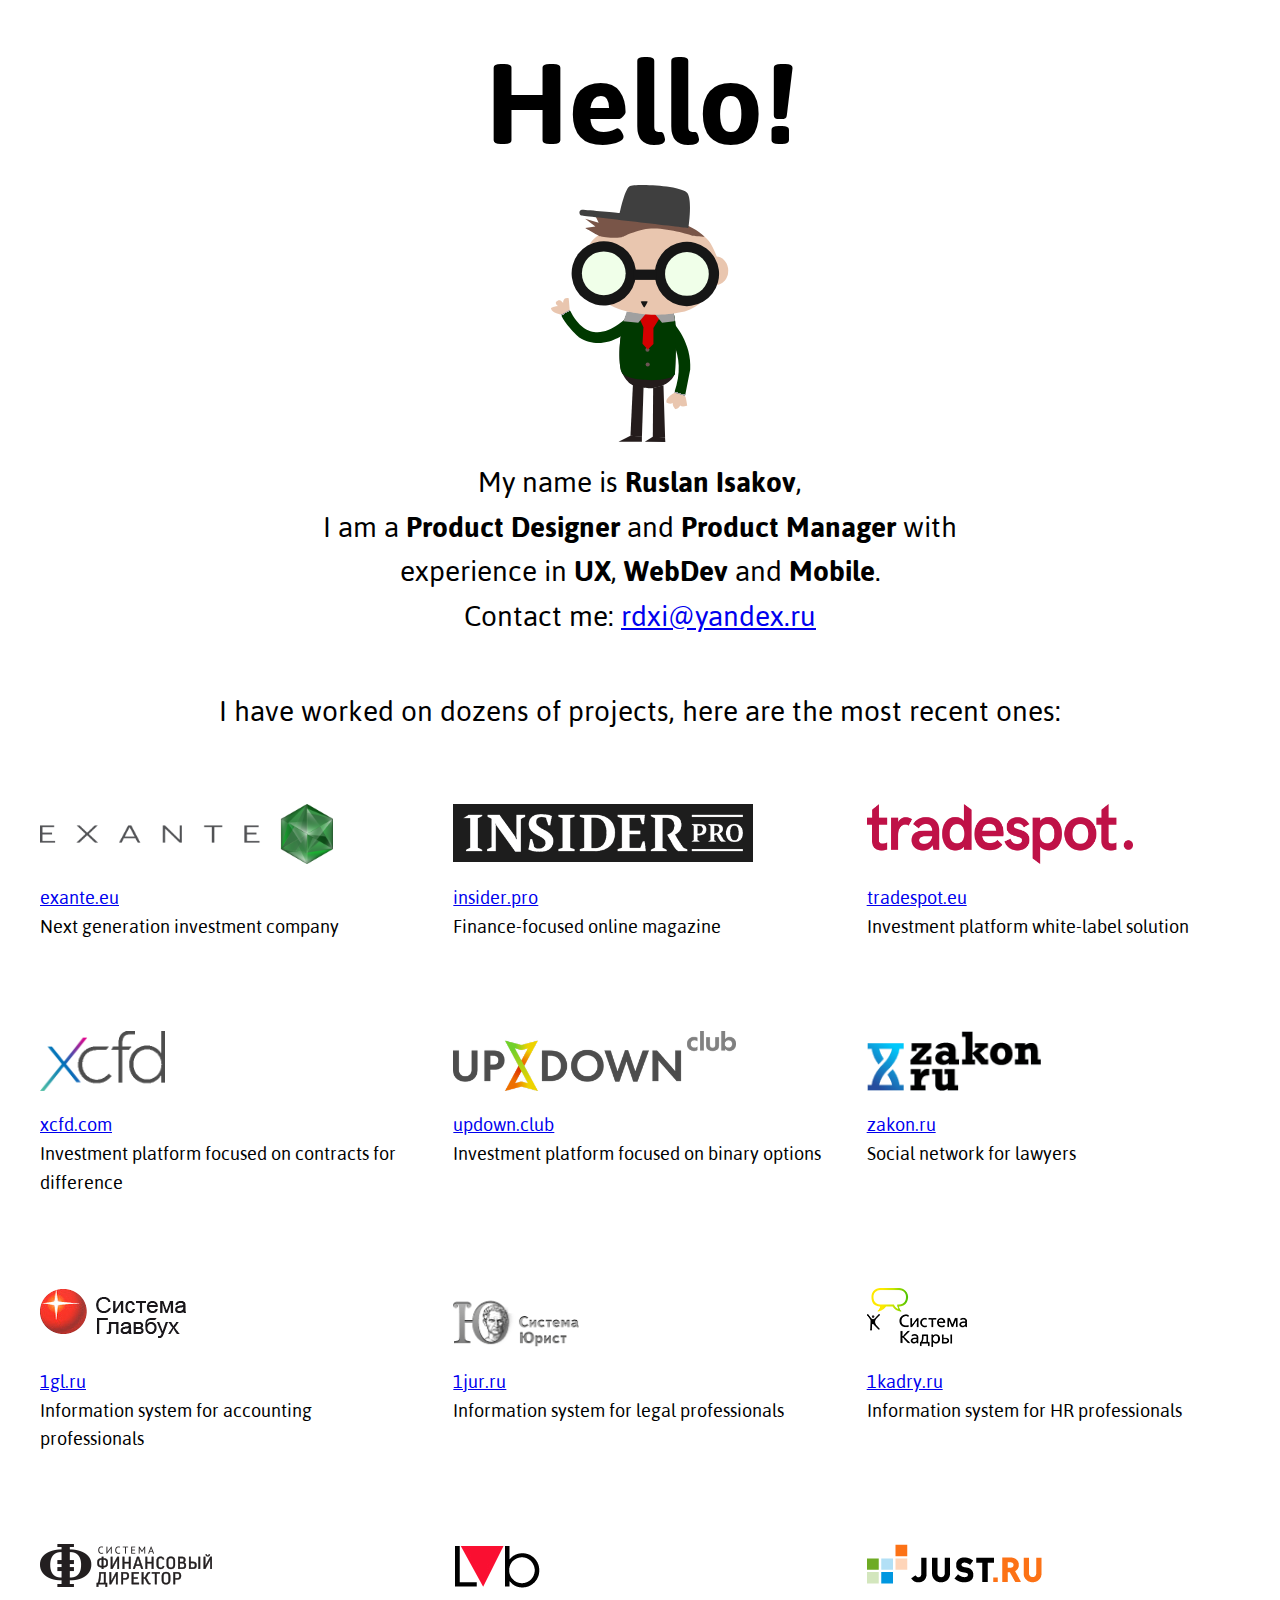
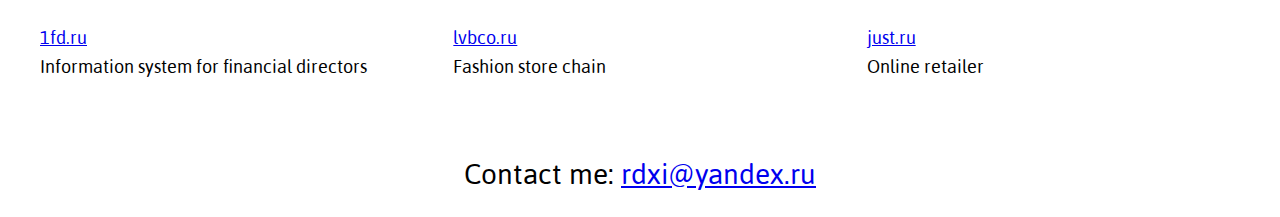
<file: index.html>
<!DOCTYPE html>
<html lang="en">
<head>
  <meta charset="UTF-8">
  <meta name="viewport" content="width=device-width, initial-scale=1">
  <title>Ruslan Isakov</title>
  <link rel="stylesheet" href="css/style.css">
</head>

<body>

  <div class="welcome">
    <div class="welcome-text">
      <div class="hello">Hello!</div>
      <div class="welcome-image">
        <svg
           xmlns:dc="http://purl.org/dc/elements/1.1/"
           xmlns:cc="http://creativecommons.org/ns#"
           xmlns:rdf="http://www.w3.org/1999/02/22-rdf-syntax-ns#"
           xmlns:svg="http://www.w3.org/2000/svg"
           xmlns="http://www.w3.org/2000/svg"
           xmlns:xlink="http://www.w3.org/1999/xlink"
           xmlns:sodipodi="http://sodipodi.sourceforge.net/DTD/sodipodi-0.dtd"
           xmlns:inkscape="http://www.inkscape.org/namespaces/inkscape"
           width="177.24898"
           height="257.00174"
           viewBox="0 0 46.897124 67.998378"
           version="1.1"
           id="svg10383"
           sodipodi:docname="char4-cut.svg"
           inkscape:version="0.92.1 r15371">
          <defs
             id="defs10377">
            <linearGradient
               inkscape:collect="always"
               xlink:href="#linearGradient4873"
               id="linearGradient4875"
               x1="93.923981"
               y1="87.93647"
               x2="86.341408"
               y2="73.90065"
               gradientUnits="userSpaceOnUse"
               gradientTransform="translate(-47.362239,116.68429)" />
            <linearGradient
               inkscape:collect="always"
               id="linearGradient4873">
              <stop
                 style="stop-color:#003900;stop-opacity:1"
                 offset="0"
                 id="stop4869" />
              <stop
                 id="stop4877"
                 offset="0.77014619"
                 style="stop-color:#003900;stop-opacity:1" />
              <stop
                 style="stop-color:#a0a0a0;stop-opacity:1"
                 offset="0.77014619"
                 id="stop4879" />
              <stop
                 id="stop4881"
                 offset="0.78888619"
                 style="stop-color:#a0a0a0;stop-opacity:1" />
              <stop
                 style="stop-color:#e9c6af;stop-opacity:1"
                 offset="0.79319435"
                 id="stop4883" />
              <stop
                 style="stop-color:#e9c6af;stop-opacity:1"
                 offset="1"
                 id="stop4871" />
            </linearGradient>
            <linearGradient
               gradientTransform="translate(-50.854824,124.12835)"
               inkscape:collect="always"
               xlink:href="#linearGradient4873"
               id="linearGradient5350"
               x1="117.0975"
               y1="80.218857"
               x2="111.94753"
               y2="97.49884"
               gradientUnits="userSpaceOnUse" />
          </defs>
          <sodipodi:namedview
             id="base"
             pagecolor="#ffffff"
             bordercolor="#666666"
             borderopacity="1.0"
             inkscape:pageopacity="0.0"
             inkscape:pageshadow="2"
             inkscape:zoom="1.979899"
             inkscape:cx="23.822304"
             inkscape:cy="105.98022"
             inkscape:document-units="px"
             inkscape:current-layer="layer1"
             showgrid="false"
             units="px"
             inkscape:window-width="1920"
             inkscape:window-height="1017"
             inkscape:window-x="-9"
             inkscape:window-y="-9"
             inkscape:window-maximized="1"
             fit-margin-top="0"
             fit-margin-left="0"
             fit-margin-right="0"
             fit-margin-bottom="0" />
          <metadata
             id="metadata10380">
            <rdf:RDF>
              <cc:Work
                 rdf:about="">
                <dc:format>image/svg+xml</dc:format>
                <dc:type
                   rdf:resource="http://purl.org/dc/dcmitype/StillImage" />
                <dc:title></dc:title>
              </cc:Work>
            </rdf:RDF>
          </metadata>
          <g
             inkscape:label="Layer 1"
             inkscape:groupmode="layer"
             id="layer1"
             transform="translate(-30.450535,-163.28907)">
            <path
               style="fill:#241c1c;stroke:none;stroke-width:0.26458332;stroke-linecap:butt;stroke-linejoin:miter;stroke-miterlimit:4;stroke-dasharray:none;stroke-opacity:1"
               d="m 50.613176,197.1759 c -2.511838,5.19691 -2.307678,13.85347 -1.472458,15.59072 0.710858,2.56566 13.252124,2.94492 14.118264,0.43308 0,0 0.77953,-13.68519 -0.43307,-16.0238 z"
               id="path4498"
               inkscape:connector-curvature="0"
               sodipodi:nodetypes="ccccc" />
            <path
               style="opacity:1;vector-effect:none;fill:url(#linearGradient5350);fill-opacity:1;stroke:none;stroke-width:0.26458332;stroke-linecap:butt;stroke-linejoin:miter;stroke-miterlimit:4;stroke-dasharray:none;stroke-dashoffset:0;stroke-opacity:1"
               d="m 60.140842,201.2035 c 0,0 6.8859,6.40952 2.90161,17.10649 0,0 -2.42523,1.25592 -2.03545,2.55515 0,0 0.90944,0.563 1.64567,0.12992 0,1.08269 0.73623,1.60238 0.73623,1.60238 0,0 0.99607,-0.12993 1.21261,-0.95277 0.64961,0.51969 1.90554,0 1.90554,0 0,0 -0.38977,-2.59845 -0.60631,-2.46853 l 1.38584,-7.05913 c 0.51969,-7.05913 -4.41737,-12.34266 -4.41737,-12.34266 -1.03938,-1.51576 -3.507905,-1.1693 -2.72837,1.42915 z"
               id="path4510"
               inkscape:connector-curvature="0"
               sodipodi:nodetypes="ccccccccccc" />
            <path
               style="opacity:1;vector-effect:none;fill:#241c1c;fill-opacity:1;stroke:none;stroke-width:0.26458332;stroke-linecap:butt;stroke-linejoin:miter;stroke-miterlimit:4;stroke-dasharray:none;stroke-dashoffset:0;stroke-opacity:1"
               d="m 49.096788,212.68 14.078044,0.64961 c 0,0 -0.73187,3.03153 -5.898137,3.76776 0,0 -4.391319,0.0433 -5.682879,-1.126 0,0 -1.42073,-0.90946 -2.497028,-3.29137 z"
               id="path4514"
               inkscape:connector-curvature="0"
               sodipodi:nodetypes="ccccc" />
            <path
               style="opacity:1;vector-effect:none;fill:#241c1c;fill-opacity:1;stroke:none;stroke-width:0.26458332;stroke-linecap:butt;stroke-linejoin:miter;stroke-miterlimit:4;stroke-dasharray:none;stroke-dashoffset:0;stroke-opacity:1"
               d="m 60.206222,216.2966 0.43308,13.72851 -3.248067,-0.0866 0.0866,-12.90565 z"
               id="path4516"
               inkscape:connector-curvature="0" />
            <path
               style="opacity:1;vector-effect:none;fill:#241c1c;fill-opacity:1;stroke:none;stroke-width:0.26458332;stroke-linecap:butt;stroke-linejoin:miter;stroke-miterlimit:4;stroke-dasharray:none;stroke-dashoffset:0;stroke-opacity:1"
               d="m 54.943926,216.7076 -0.43307,13.1655 -3.03153,-0.21654 0.64961,-13.59857 z"
               id="path4533"
               inkscape:connector-curvature="0" />
            <path
               style="opacity:1;vector-effect:none;fill:#241c1c;fill-opacity:1;stroke:none;stroke-width:0.26458332;stroke-linecap:butt;stroke-linejoin:miter;stroke-miterlimit:4;stroke-dasharray:none;stroke-dashoffset:0;stroke-opacity:1"
               d="m 51.470746,229.63144 -3.149413,1.61907 6.174383,-0.0196 0.0104,-1.36671 z"
               id="path4509"
               inkscape:connector-curvature="0"
               sodipodi:nodetypes="ccccc" />
            <path
               style="opacity:1;vector-effect:none;fill:#241c1c;fill-opacity:1;stroke:none;stroke-width:0.26458332;stroke-linecap:butt;stroke-linejoin:miter;stroke-miterlimit:4;stroke-dasharray:none;stroke-dashoffset:0;stroke-opacity:1"
               d="m 57.395066,229.91839 -2.12612,1.32176 5.433406,0.0473 -0.0784,-1.27798 z"
               id="path4511"
               inkscape:connector-curvature="0"
               sodipodi:nodetypes="ccccc" />
            <rect
               style="opacity:1;vector-effect:none;fill:#a02c2c;fill-opacity:1;stroke:none;stroke-width:0.26458332;stroke-linecap:butt;stroke-linejoin:miter;stroke-miterlimit:4;stroke-dasharray:none;stroke-dashoffset:0;stroke-opacity:1"
               id="rect4524"
               width="1.0394346"
               height="15.780506"
               x="55.771385"
               y="198.86671" />
            <path
               style="fill:#003900;fill-opacity:1;stroke:none;stroke-width:0.26458332;stroke-linecap:butt;stroke-linejoin:miter;stroke-miterlimit:4;stroke-dasharray:none;stroke-opacity:1"
               d="m 50.631316,197.20987 c -2.511836,5.19691 -2.307676,13.85347 -1.47246,15.59072 0.71086,2.56566 13.252116,2.94492 14.118276,0.43308 0,0 0.77952,-13.68519 -0.43309,-16.0238 z"
               id="path4498-0"
               inkscape:connector-curvature="0"
               sodipodi:nodetypes="ccccc" />
            <circle
               style="opacity:1;vector-effect:none;fill:#6c5353;fill-opacity:1;stroke:none;stroke-width:0.26458332;stroke-linecap:butt;stroke-linejoin:miter;stroke-miterlimit:4;stroke-dasharray:none;stroke-dashoffset:0;stroke-opacity:1"
               id="path10298-6"
               cx="55.975662"
               cy="206.86996"
               r="0.54852641" />
            <circle
               style="opacity:1;vector-effect:none;fill:#6c5353;fill-opacity:1;stroke:none;stroke-width:0.26458332;stroke-linecap:butt;stroke-linejoin:miter;stroke-miterlimit:4;stroke-dasharray:none;stroke-dashoffset:0;stroke-opacity:1"
               id="path10298-6-6"
               cx="56.040192"
               cy="210.77419"
               r="0.54852641" />
            <path
               style="opacity:1;vector-effect:none;fill:url(#linearGradient4875);fill-opacity:1;stroke:none;stroke-width:0.26458332;stroke-linecap:butt;stroke-linejoin:miter;stroke-miterlimit:4;stroke-dasharray:none;stroke-dashoffset:0;stroke-opacity:1"
               d="m 50.121896,198.62496 c 0,0 -8.921346,9.52766 -14.724567,-2.33862 l -0.259841,-3.03152 c -1.62404,-0.38977 -1.472459,1.29922 -1.472459,1.29922 0,0 -0.62796,-1.0827 -1.4508,-0.62796 -1.19096,0.58465 0.15157,1.40749 0.15157,1.40749 -2.16537,0.28151 -1.90553,0.69292 -1.90553,0.69292 0.2815,1.0827 2.59846,1.55908 2.59846,1.55908 1.40749,3.1398 4.76383,5.97645 4.76383,5.97645 6.387862,4.00595 12.472567,-1.21261 12.472567,-1.21261 0,0 2.98823,-2.20869 -0.17323,-3.72445 z"
               id="path4508-7"
               inkscape:connector-curvature="0"
               sodipodi:nodetypes="ccccccccccc" />
            <path
               style="opacity:1;vector-effect:none;fill:#d40000;fill-opacity:1;stroke:none;stroke-width:0.26458332;stroke-linecap:butt;stroke-linejoin:miter;stroke-miterlimit:4;stroke-dasharray:none;stroke-dashoffset:0;stroke-opacity:1"
               d="m 55.218686,197.12991 -1.26831,1.69968 0.96392,2.07739 -0.25368,4.37511 1.39514,1.51083 1.496611,-1.41641 v -4.2492 l 1.547328,-2.4551 -0.882298,-1.53476 z"
               id="path10286"
               inkscape:connector-curvature="0"
               sodipodi:nodetypes="cccccccccc" />
            <path
               style="opacity:1;vector-effect:none;fill:#a0a0a0;fill-opacity:1;stroke:none;stroke-width:0.26458332;stroke-linecap:butt;stroke-linejoin:miter;stroke-miterlimit:4;stroke-dasharray:none;stroke-dashoffset:0;stroke-opacity:1"
               d="m 49.593966,199.35221 3.93943,0.35787 2.22021,-2.59436 c 0,0 -4.01717,-0.19394 -5.26486,-0.38531 -0.3529,1.41228 -0.89478,2.62181 -0.89478,2.6218 z"
               id="path10269"
               inkscape:connector-curvature="0"
               sodipodi:nodetypes="ccccc" />
            <path
               style="opacity:1;vector-effect:none;fill:#a0a0a0;fill-opacity:1;stroke:none;stroke-width:0.26458332;stroke-linecap:butt;stroke-linejoin:miter;stroke-miterlimit:4;stroke-dasharray:none;stroke-dashoffset:0;stroke-opacity:1"
               d="m 63.043402,199.36099 -3.2063,0.35787 -2.106816,-2.59437 c 0,0 3.934486,0.11259 5.118446,-0.0788 0.38178,1.35623 0.56838,2.24054 0.19467,2.31528 z"
               id="path10269-7"
               inkscape:connector-curvature="0"
               sodipodi:nodetypes="ccccc" />
            <ellipse
               ry="3.7394836"
               rx="3.2177994"
               cy="185.97162"
               cx="74.12986"
               id="path5090"
               style="opacity:1;vector-effect:none;fill:#e9c6af;fill-opacity:1;stroke:none;stroke-width:0.26458332;stroke-linecap:butt;stroke-linejoin:miter;stroke-miterlimit:4;stroke-dasharray:none;stroke-dashoffset:0;stroke-opacity:1" />
            <path
               sodipodi:nodetypes="ccccscccc"
               inkscape:connector-curvature="0"
               id="path4496"
               d="m 39.858013,184.48678 c 0,0 -0.69292,11.00012 13.425353,12.73242 0,0 5.023669,1.21261 12.559186,-0.43308 8.05522,-2.77168 8.40167,-10.22058 8.40167,-10.22058 0,0 1.91982,-1.75522 -1.52196,-7.75948 -1.18663,-2.0701 -3.41511,-2.80757 -3.41511,-2.80757 0,0 -10.393806,-6.9292 -22.952994,-1.12599 0,0 -2.084957,0.6991 -3.989252,2.20249 -3.608138,2.83974 -2.506893,7.41179 -2.506893,7.41179 z"
               style="fill:#e9c6af;fill-opacity:1;stroke:none;stroke-width:0.26458332px;stroke-linecap:butt;stroke-linejoin:miter;stroke-opacity:1" />
            <path
               sodipodi:type="star"
               style="opacity:1;vector-effect:none;fill:#161616;fill-opacity:1;stroke:none;stroke-width:0.26458332;stroke-linecap:butt;stroke-linejoin:miter;stroke-miterlimit:4;stroke-dasharray:none;stroke-dashoffset:0;stroke-opacity:1"
               id="path4568"
               sodipodi:sides="3"
               sodipodi:cx="55.122677"
               sodipodi:cy="194.66505"
               sodipodi:r1="1.0673155"
               sodipodi:r2="0.53365779"
               sodipodi:arg1="1.5707963"
               sodipodi:arg2="2.6179939"
               inkscape:flatsided="true"
               inkscape:rounded="0.05"
               inkscape:randomized="0"
               d="m 55.122677,195.73237 c -0.09243,0 -0.970539,-1.52092 -0.924322,-1.60097 0.04622,-0.08 1.802428,-0.08 1.848644,0 0.04622,0.08 -0.83189,1.60097 -0.924322,1.60097 z"
               inkscape:transform-center-y="0.26682954"
               inkscape:transform-center-x="-4.2225881e-006" />
            <g
               transform="translate(-321.42807,38.737109)"
               id="g4564">
              <circle
                 style="opacity:1;vector-effect:none;fill:#161616;fill-opacity:1;stroke:none;stroke-width:0.26458332;stroke-linecap:butt;stroke-linejoin:miter;stroke-miterlimit:4;stroke-dasharray:none;stroke-dashoffset:0;stroke-opacity:1"
                 id="path4505-5"
                 cx="391.66125"
                 cy="48.191269"
                 r="8.5106668"
                 transform="rotate(15)" />
              <circle
                 style="opacity:1;vector-effect:none;fill:#f0ffe9;fill-opacity:1;stroke:none;stroke-width:0.26458332;stroke-linecap:butt;stroke-linejoin:miter;stroke-miterlimit:4;stroke-dasharray:none;stroke-dashoffset:0;stroke-opacity:1"
                 id="path4505"
                 cx="365.8429"
                 cy="147.91859"
                 r="5.7895694" />
              <circle
                 style="opacity:1;vector-effect:none;fill:#161616;fill-opacity:1;stroke:none;stroke-width:0.26458332;stroke-linecap:butt;stroke-linejoin:miter;stroke-miterlimit:4;stroke-dasharray:none;stroke-dashoffset:0;stroke-opacity:1"
                 id="path4505-5-4"
                 cx="412.95694"
                 cy="42.664921"
                 r="8.5106678"
                 transform="rotate(15)" />
              <circle
                 style="opacity:1;vector-effect:none;fill:#f0ffe9;fill-opacity:1;stroke:none;stroke-width:0.26458332;stroke-linecap:butt;stroke-linejoin:miter;stroke-miterlimit:4;stroke-dasharray:none;stroke-dashoffset:0;stroke-opacity:1"
                 id="path4505-6"
                 cx="387.84329"
                 cy="148.09227"
                 r="5.7895694" />
              <rect
                 style="opacity:1;vector-effect:none;fill:#161616;fill-opacity:1;stroke:none;stroke-width:0.26458332;stroke-linecap:butt;stroke-linejoin:miter;stroke-miterlimit:4;stroke-dasharray:none;stroke-dashoffset:0;stroke-opacity:1"
                 id="rect4557"
                 width="6.1948395"
                 height="2.7210977"
                 x="373.65881"
                 y="146.93436" />
            </g>
            <path
               sodipodi:nodetypes="ccscccccccsc"
               inkscape:connector-curvature="0"
               id="path4576"
               d="m 71.094882,176.99618 c 0,0 -2.83754,-0.1679 -3.1241,-0.29016 -0.12609,0.008 -8.4005,-2.80571 -13.032876,-1.6155 -4.63237,1.19021 -4.59532,1.73426 -5.79045,2.00172 -3.113694,0.40333 -5.523035,-0.19409 -5.790492,-0.2705 -0.554019,-0.21779 -3.879601,-2.16402 -3.879601,-2.16402 l 2.72151,-0.37871 -2.72151,-2.05582 3.590084,1.08201 -1.56342,-3.24603 c 0,0 2.142471,3.13783 7.932929,1.35251 5.79045,-1.78532 17.894126,1.63515 21.657926,5.5845 z"
               style="opacity:1;vector-effect:none;fill:#795548;fill-opacity:1;stroke:none;stroke-width:0.26458332;stroke-linecap:butt;stroke-linejoin:miter;stroke-miterlimit:4;stroke-dasharray:none;stroke-dashoffset:0;stroke-opacity:1" />
            <path
               sodipodi:nodetypes="ccscccc"
               inkscape:connector-curvature="0"
               id="path5118-3"
               d="m 66.789012,174.66993 c 0,0 -27.579315,-3.19583 -28.253145,-3.29253 -0.728392,-0.0888 -0.832815,-1.58271 0.165583,-1.54762 1.522382,0.0535 9.93122,0.88733 9.93122,0.88733 0,0 1.273216,-6.20253 2.546886,-7.04595 1.27365,-0.84343 14.066276,-0.31274 15.393736,1.81376 1.32745,2.12649 0.21572,9.18501 0.21572,9.18501 z"
               style="opacity:1;vector-effect:none;fill:#3f3f3f;fill-opacity:1;stroke:none;stroke-width:0.26458332;stroke-linecap:butt;stroke-linejoin:miter;stroke-miterlimit:4;stroke-dasharray:none;stroke-dashoffset:0;stroke-opacity:1" />
          </g>
        </svg>
      </div>
      <div class="name">My name is <strong>Ruslan Isakov</strong>,</div>
      <div class="profession">I am a <strong>Product Designer</strong> and <strong>Product Manager</strong> with</div>
      <div class="spec">experience in <strong>UX</strong>, <strong>WebDev</strong> and <strong>Mobile</strong>.</div>
      <!-- <div class="also">also I can <strong>manage your projects</strong>.</div> -->      
      <div class="contact-me">
        Contact me: <a target="_blank" href="mailto:rdxi@yandex.ru">rdxi@yandex.ru</a>
      </div>
    </div>
  </div>

  <div class="projects">
    <div class="projects-title">
      I have worked on dozens of projects, here are the most recent ones:
    </div>

    <div class="projects-list">
      <div class="projects-item">
        <div class="projects-item-logo">
          <img src="img/logo-exante.png">
        </div>
        <div class="projects-item-link"><a target="_blank" href="https://exante.eu">exante.eu</a></div>
        <div class="projects-item-description">Next generation investment company</div>
      </div>

      <div class="projects-item projects-item--insider">
        <div class="projects-item-logo">
          <img src="img/logo-insider.png">
        </div>
        <div class="projects-item-link"><a target="_blank" href="https://insider.pro">insider.pro</a></div>
        <div class="projects-item-description">Finance-focused online magazine</div>
      </div>

      <div class="projects-item">
        <div class="projects-item-logo">
          <img src="img/logo-tradespot.png">
        </div>
        <div class="projects-item-link"><a target="_blank" href="https://tradespot.eu">tradespot.eu</a></div>
        <div class="projects-item-description">Investment platform white-label solution</div>
      </div>

      <div class="projects-item">
        <div class="projects-item-logo">
          <img src="img/logo-xcfd-dark.png">
        </div>
        <div class="projects-item-link"><a target="_blank" href="https://xcfd.com">xcfd.com</a></div>
        <div class="projects-item-description">Investment platform focused on contracts for difference</div>
      </div>

      <div class="projects-item">
        <div class="projects-item-logo">
          <img src="img/logo-updown.png">
        </div>
        <div class="projects-item-link"><a target="_blank" href="https://updown.club">updown.club</a></div>
        <div class="projects-item-description">Investment platform focused on binary options</div>
      </div>

      <div class="projects-item">
        <div class="projects-item-logo">
          <img src="img/logo-zakon.png">
        </div>
        <div class="projects-item-link"><a target="_blank" href="https://zakon.ru">zakon.ru</a></div>
        <div class="projects-item-description">Social network for lawyers</div>
      </div>

      <div class="projects-item">
        <div class="projects-item-logo">
          <img src="img/logo-1gl.png">
        </div>
        <div class="projects-item-link"><a target="_blank" href="https://1gl.ru">1gl.ru</a></div>
        <div class="projects-item-description">Information system for accounting professionals</div>
      </div>

      <div class="projects-item">
        <div class="projects-item-logo">
          <img src="img/logo-1jur.png">
        </div>
        <div class="projects-item-link"><a target="_blank" href="https://1jur.ru">1jur.ru</a></div>
        <div class="projects-item-description">Information system for legal professionals</div>
      </div>

      <div class="projects-item">
        <div class="projects-item-logo">
          <img src="img/logo-1kadry.png">
        </div>
        <div class="projects-item-link"><a target="_blank" href="https://1kadry.ru">1kadry.ru</a></div>
        <div class="projects-item-description">Information system for HR professionals</div>
      </div>

      <div class="projects-item">
        <div class="projects-item-logo">
          <img src="img/logo-1fd.png">
        </div>
        <div class="projects-item-link"><a target="_blank" href="https://1fd.ru">1fd.ru</a></div>
        <div class="projects-item-description">Information system for financial directors</div>
      </div>

      <div class="projects-item">
        <div class="projects-item-logo">
          <img src="img/logo-lvb.png">
        </div>
        <div class="projects-item-link"><a target="_blank" href="https://lvbco.ru">lvbco.ru</a></div>
        <div class="projects-item-description">Fashion store chain</div>
      </div>

      <div class="projects-item">
        <div class="projects-item-logo">
          <img src="img/logo-just.png">
        </div>
        <div class="projects-item-link"><a target="_blank" href="http://just.ru">just.ru</a></div>
        <div class="projects-item-description">Online retailer</div>
      </div>
    </div>
  </div>

  <div class="contact-me-bottom">
    Contact me: <a target="_blank" href="mailto:rdxi@yandex.ru">rdxi@yandex.ru</a>
  </div>

</body>
</html>
</file>
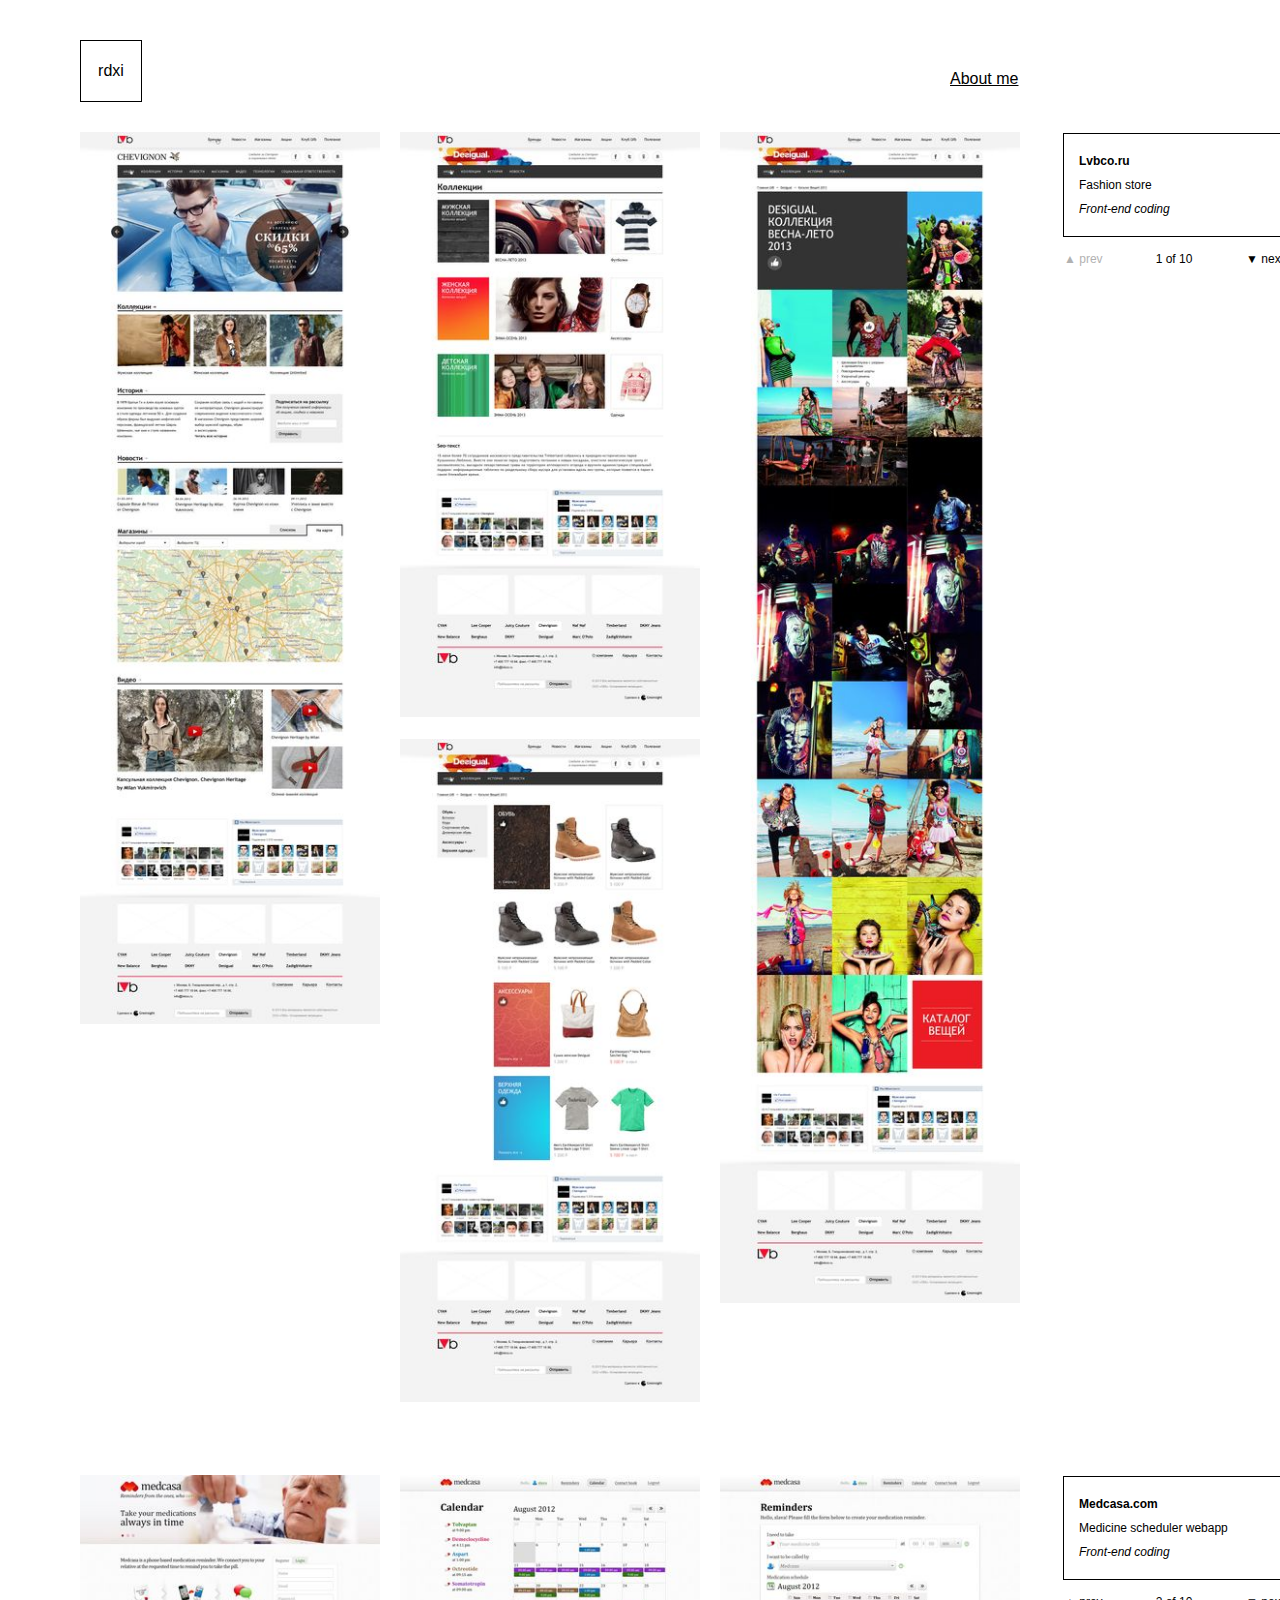
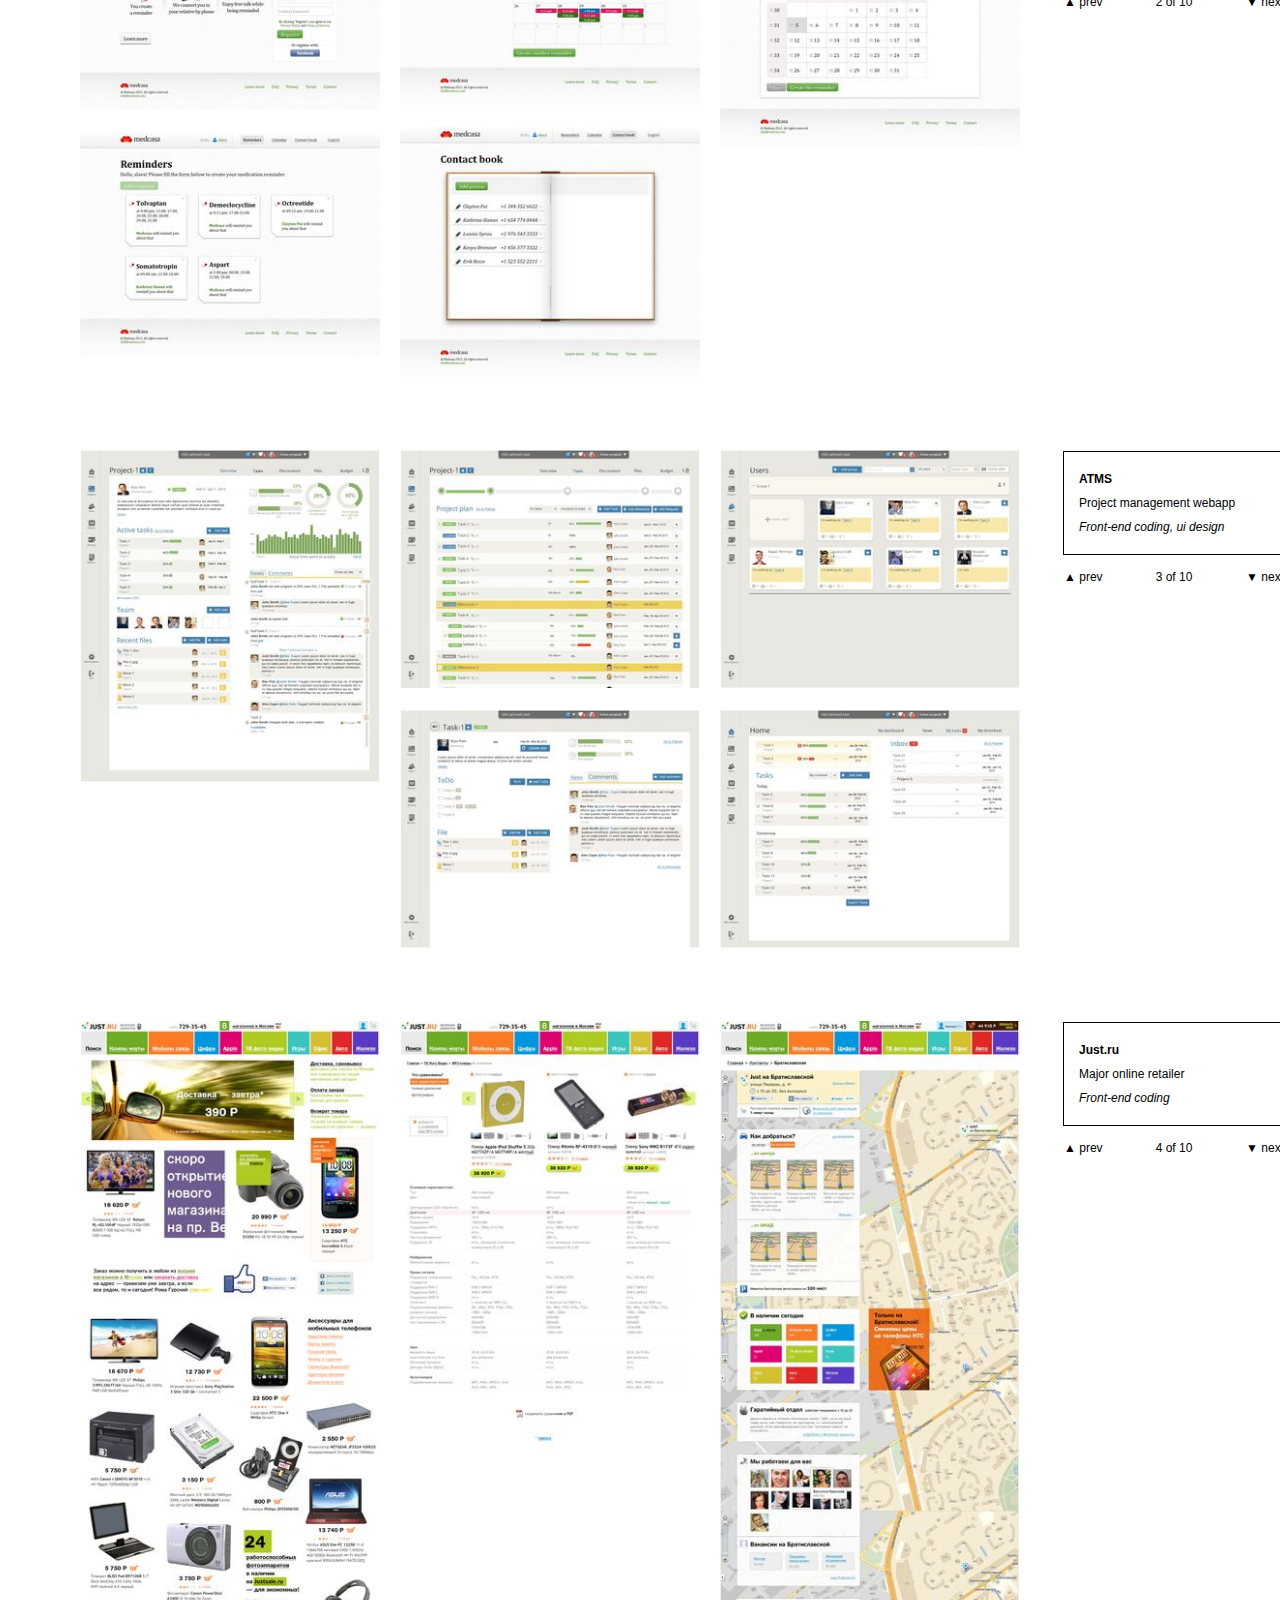
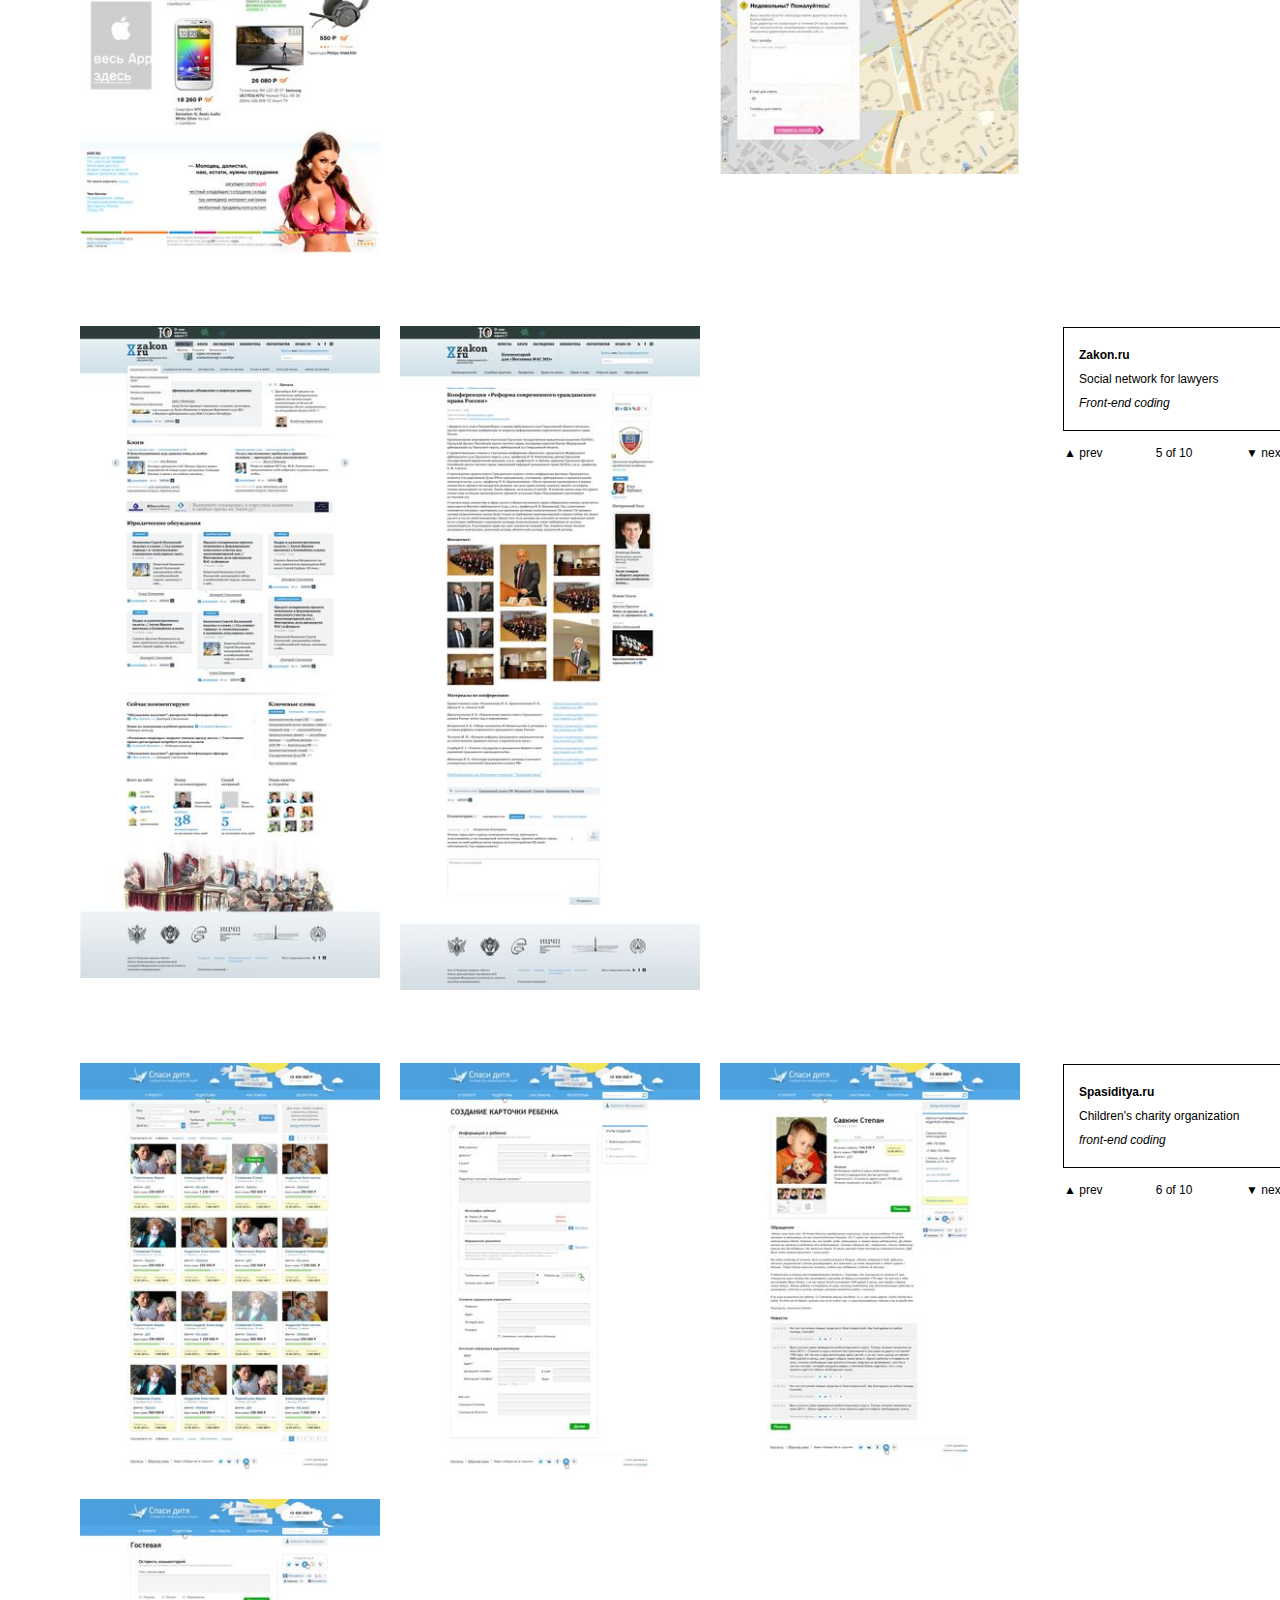
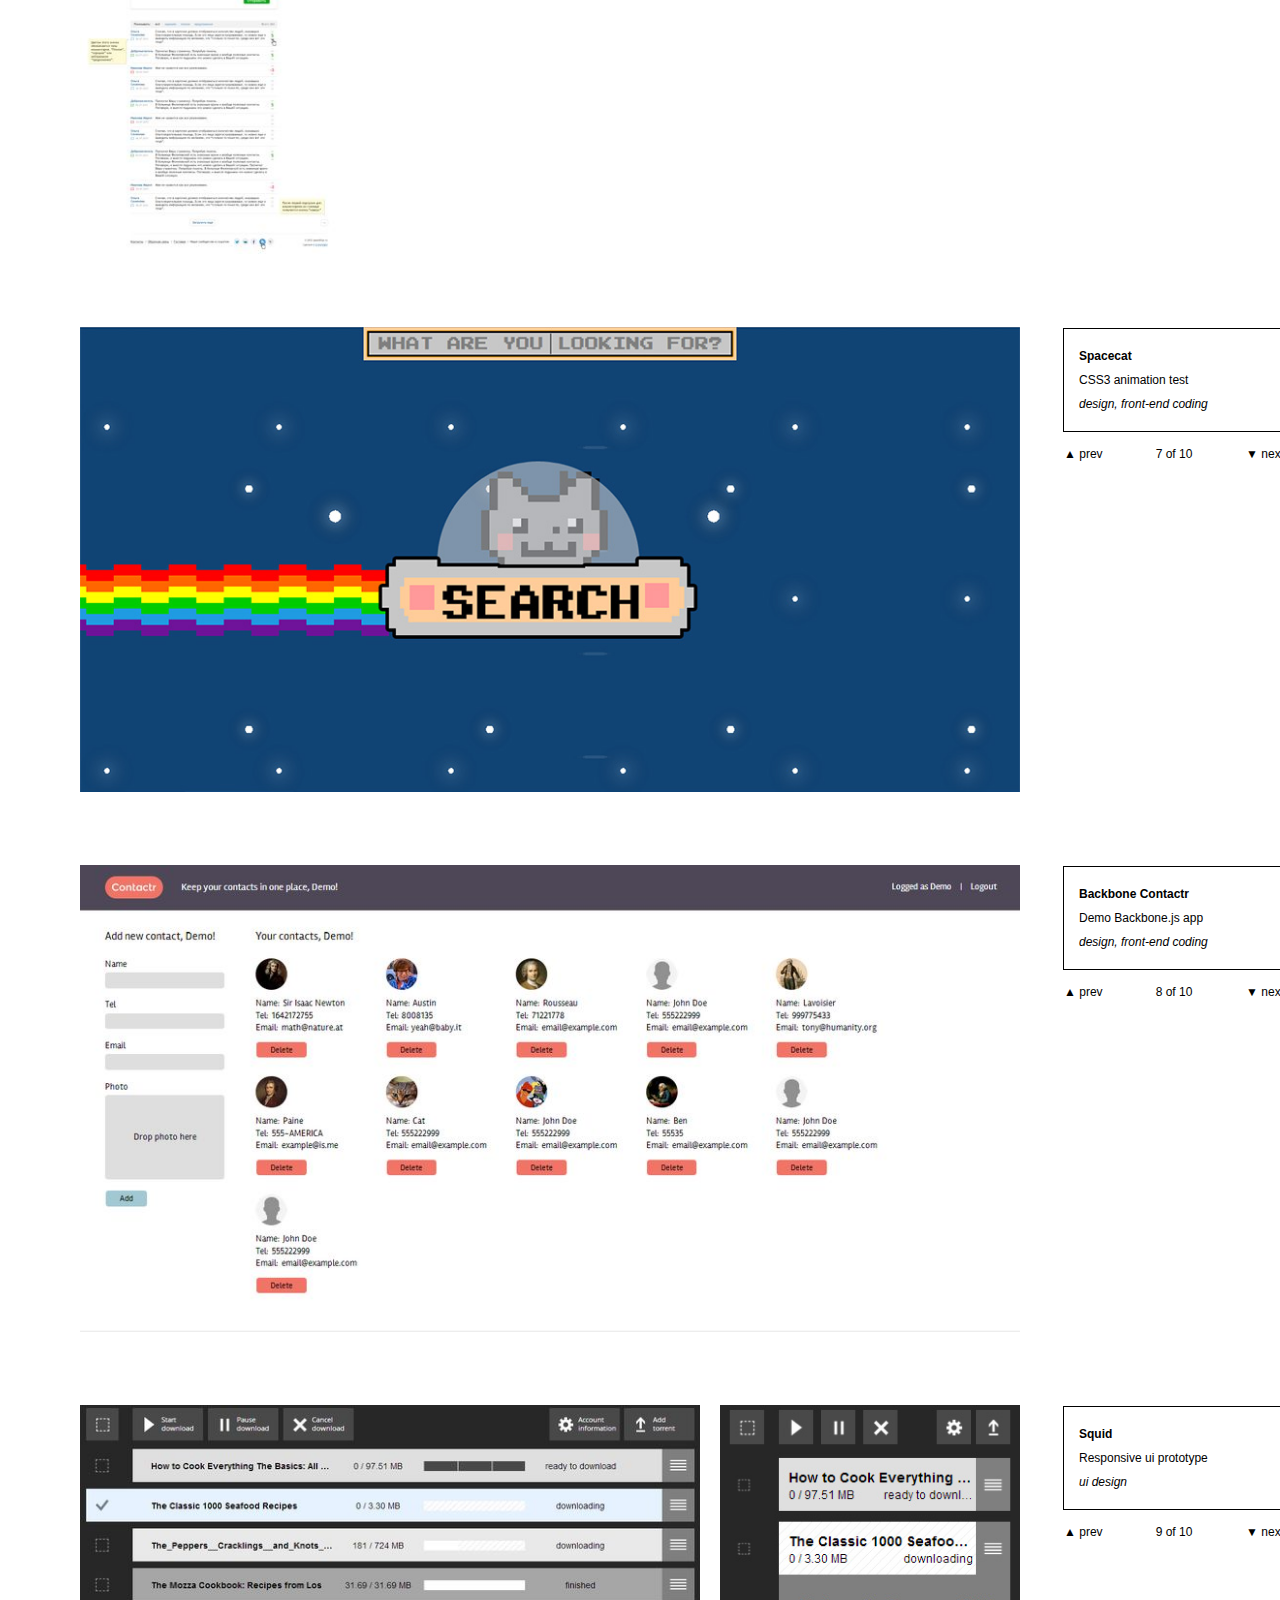
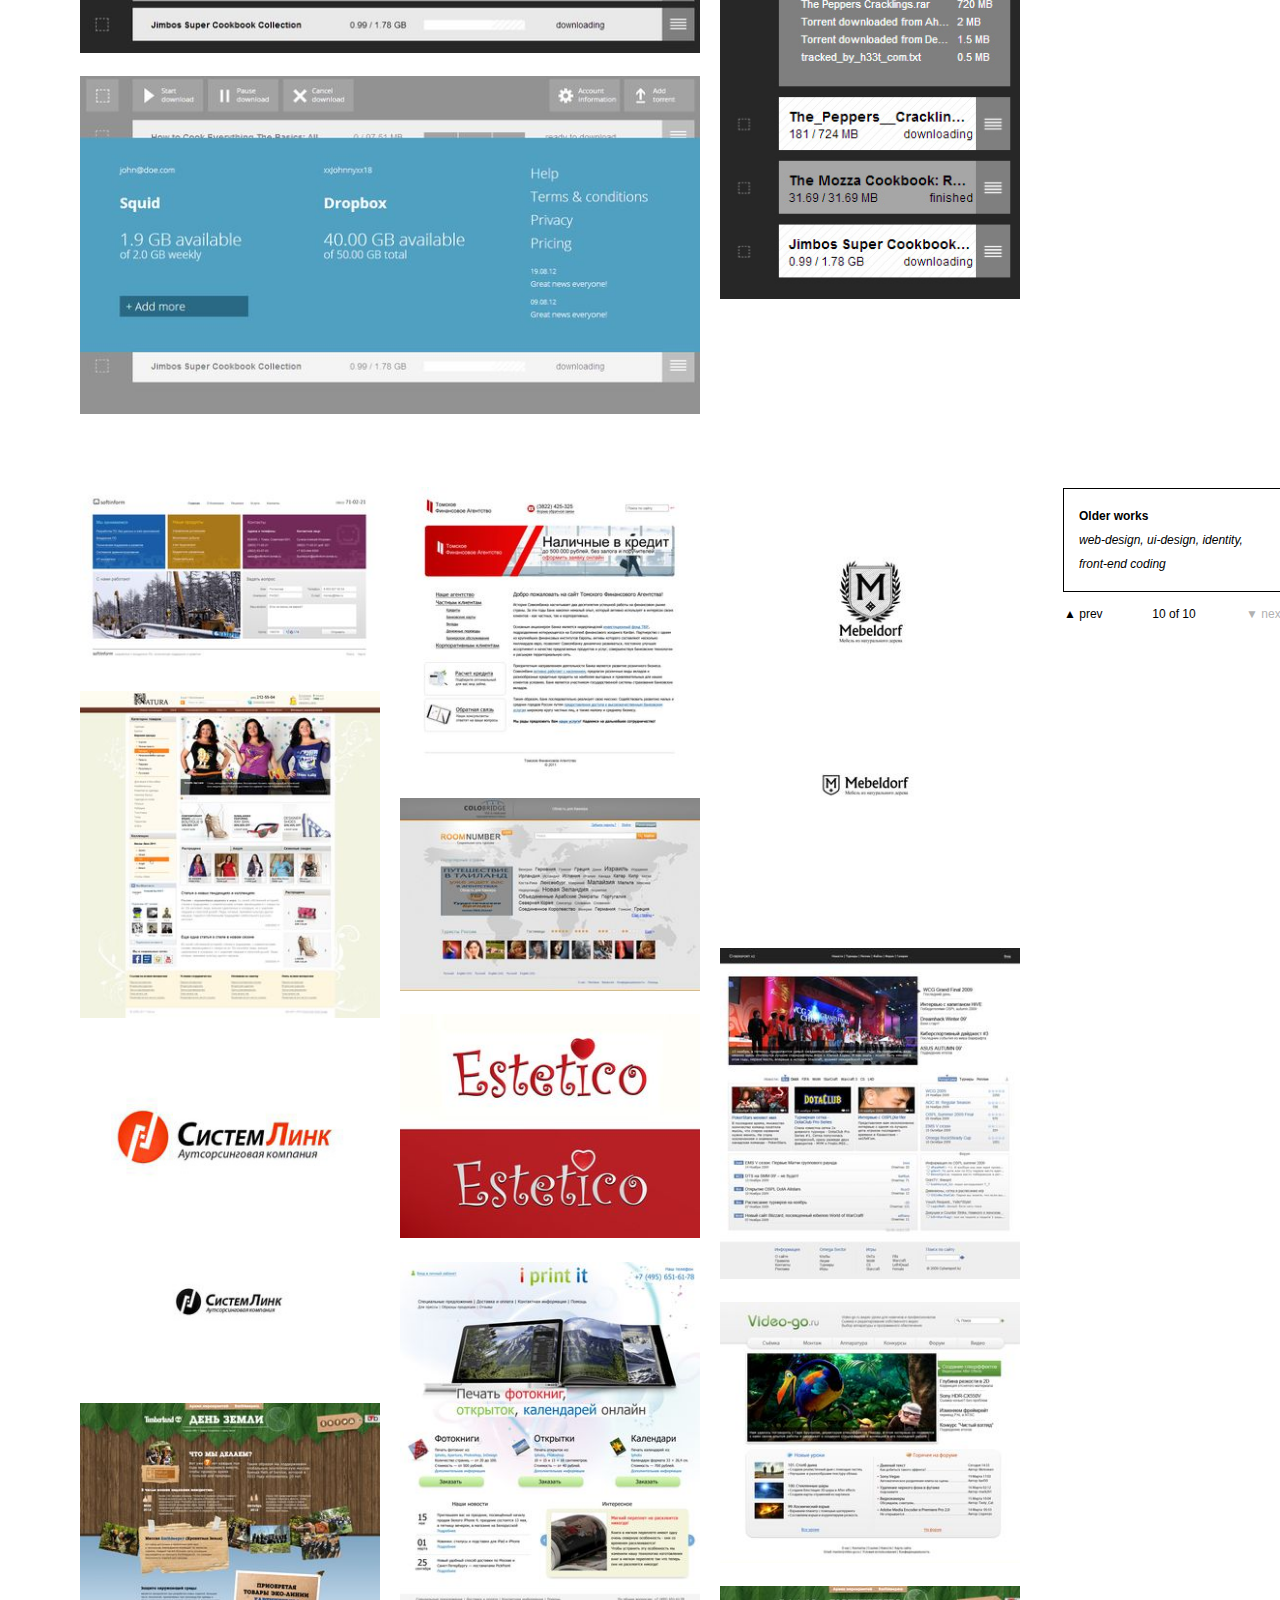
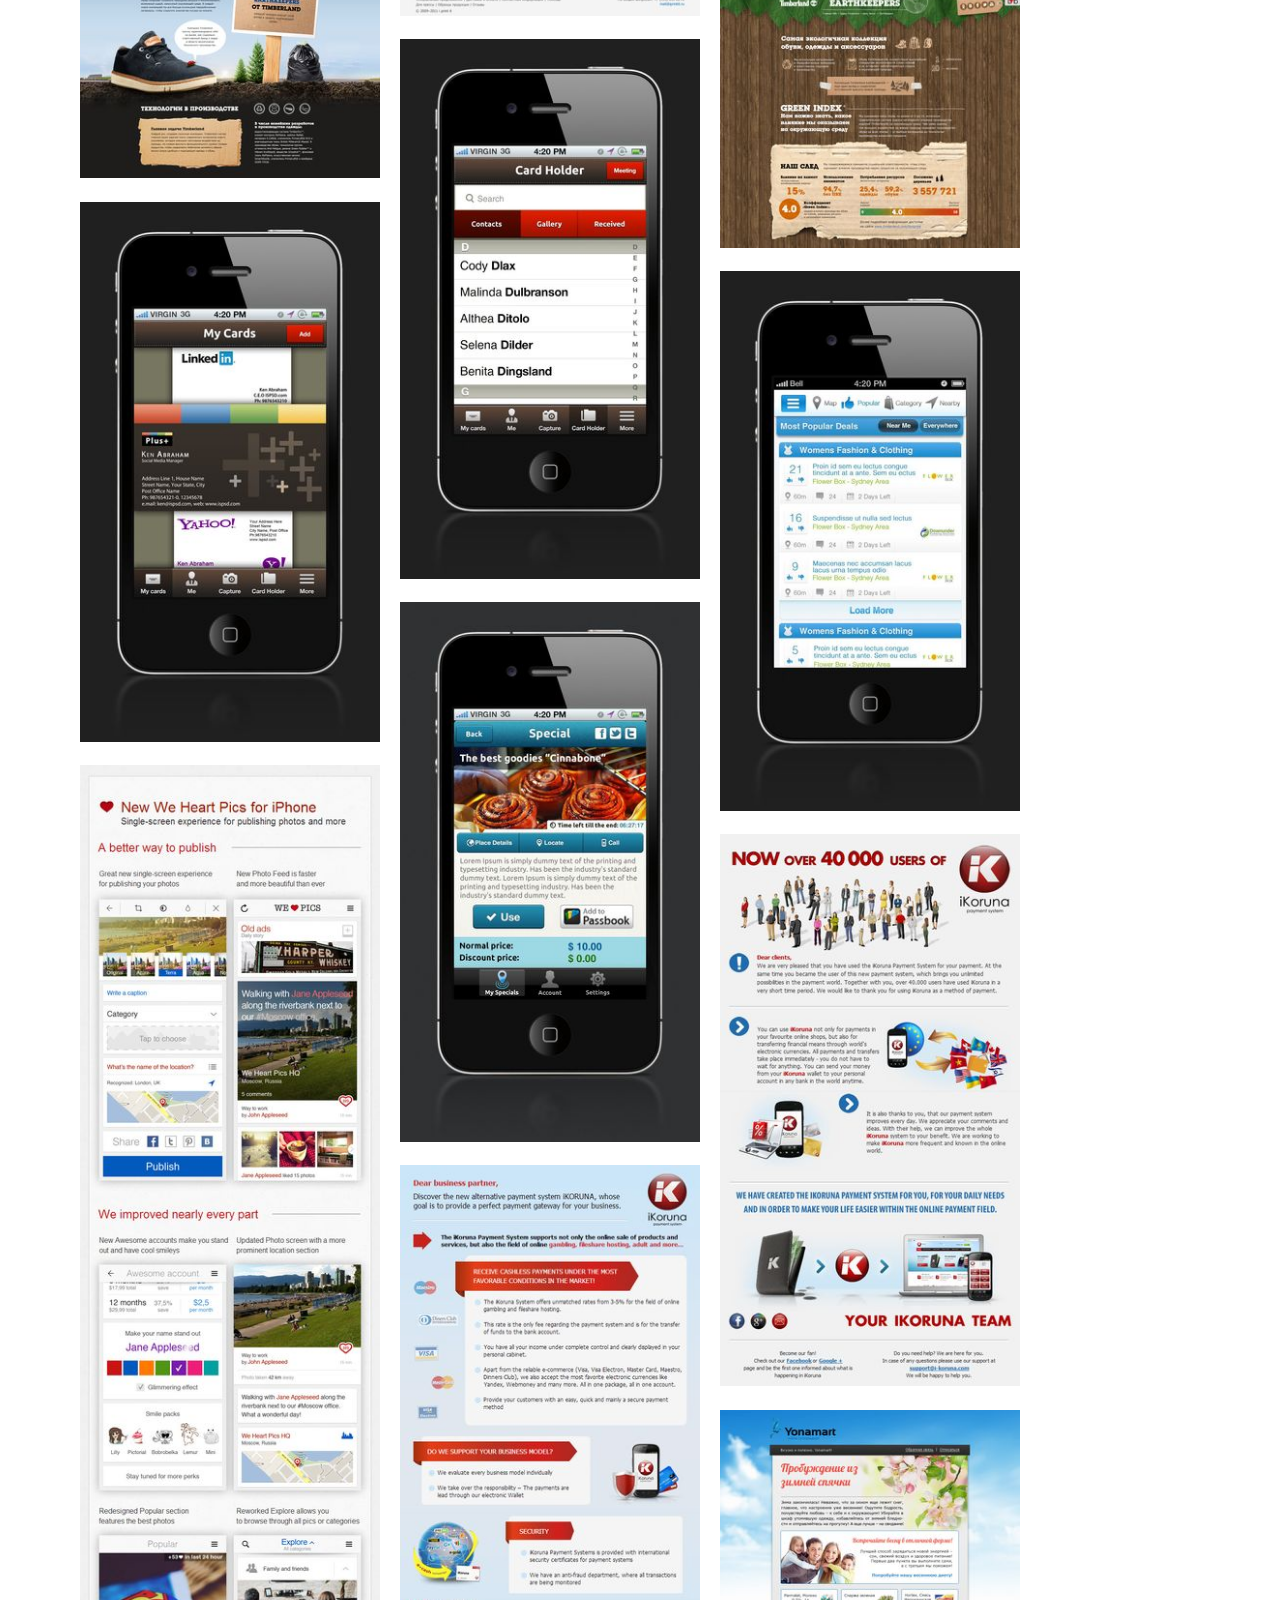
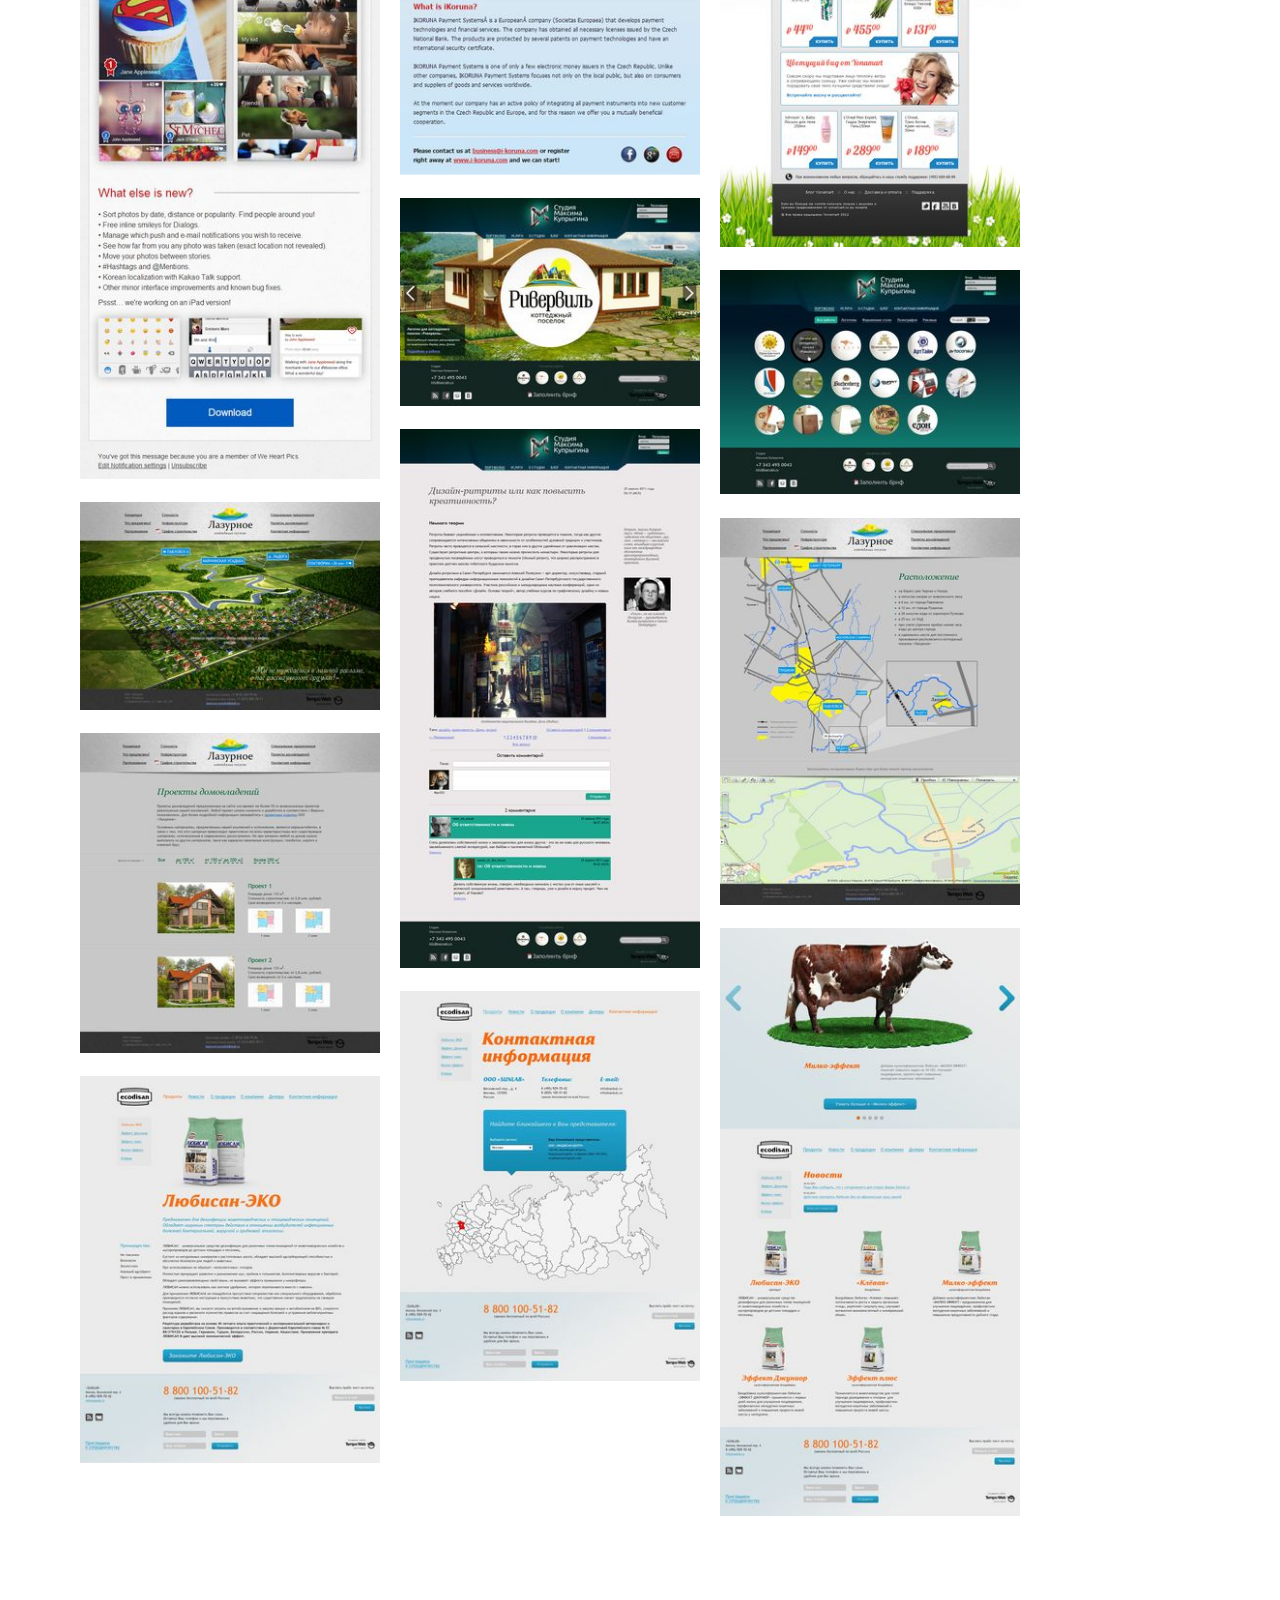
<file: old/index.html>
<!doctype html>
<html lang="en">
<head>
  <meta charset="UTF-8">
  <title>rdxi projects</title>
  <link rel="stylesheet" href="css/style.css">
  <script src="https://ajax.googleapis.com/ajax/libs/jquery/1.9.1/jquery.min.js"></script>
  <script src="js/masonry.pkgd.min.js"></script>
  <script src="js/script.js"></script>
</head>
<body>

<div class="header">
  <div class="logo"><span>rdxi</span></div>
  <!-- <div class="filter">
    <ul>
      <li class="work">work</li>
      <li class="studies">studies</li>
      <li class="everything active">everything</li>
    </ul>
  </div> -->
  <div class="about">
    <span>About me</span>
    <div class="text">
      <div class="close">&times;</div>
      Hello!<br>
      My name is Ruslan Isakov<br>
      i’m front-end web developer<br>
      <br>
      My skills:<br>
      html5, css3, javascript<br>
      ui design and usability<br>
      <br>
      Contact me:<br>
      <a href="mailto:rdxi@yandex.ru?subject=Hello">rdxi@yandex.ru</a>
    </div>
  </div>
</div>
<div class="content">
  <div class="works">
    <div class="lvb">
      <ul>
        <li><img src="img/lvb1.jpg" alt="lvb"></li>
        <li><img src="img/lvb3.jpg" alt="lvb"></li>
        <li><img src="img/lvb4.jpg" alt="lvb"></li>
        <li><img src="img/lvb2.jpg" alt="lvb"></li>
      </ul>
      <div class="info">
        <div class="title">Lvbco.ru</div>
        <div class="desc">Fashion store</div>
        <div class="services">Front-end coding</div>
        <div class="controls">
          <div class="next">▼ next</div>
          <div class="prev">▲ prev</div>
        </div>
      </div>
    </div>
    <div class="medcasa">
      <ul>
        <li><img src="img/medcasa1.jpg" alt="medcasa"></li>
        <li><img src="img/medcasa2.jpg" alt="medcasa"></li>
        <li><img src="img/medcasa3.jpg" alt="medcasa"></li>
        <li><img src="img/medcasa5.jpg" alt="medcasa"></li>
        <li><img src="img/medcasa4.jpg" alt="medcasa"></li>
      </ul>
      <div class="info">
        <div class="title">Medcasa.com</div>
        <div class="desc">Medicine scheduler webapp</div>
        <div class="services">Front-end coding</div>
        <div class="controls">
          <div class="next">▼ next</div>
          <div class="prev">▲ prev</div>
        </div>
      </div>
    </div>
    <div class="atms">
      <ul>
        <li><img src="img/atms1.jpg" alt="atms"></li>
        <li><img src="img/atms2.jpg" alt="atms"></li>
        <li><img src="img/atms3.jpg" alt="atms"></li>
        <li><img src="img/atms4.jpg" alt="atms"></li>
        <li><img src="img/atms5.jpg" alt="atms"></li>
      </ul>
      <div class="info">
        <div class="title">ATMS</div>
        <div class="desc">Project management webapp</div>
        <div class="services">Front-end coding, ui design</div>
        <div class="controls">
          <div class="next">▼ next</div>
          <div class="prev">▲ prev</div>
        </div>
      </div>
    </div>
    <div class="justru">
      <ul>
        <li><img src="img/justru1.jpg" alt="justru"></li>
        <li><img src="img/justru2.jpg" alt="justru"></li>
        <li><img src="img/justru3.jpg" alt="justru"></li>
      </ul>
      <div class="info">
        <div class="title">Just.ru</div>
        <div class="desc">Major online retailer</div>
        <div class="services">Front-end coding</div>
        <div class="controls">
          <div class="next">▼ next</div>
          <div class="prev">▲ prev</div>
        </div>
      </div>
    </div>
    <div class="zakonru">
      <ul>
        <li><img src="img/zakonru1.jpg" alt="zakonru"></li>
        <li><img src="img/zakonru2.jpg" alt="zakonru"></li>
      </ul>
      <div class="info">
        <div class="title">Zakon.ru</div>
        <div class="desc">Social network for lawyers</div>
        <div class="services">Front-end coding</div>
        <div class="controls">
          <div class="next">▼ next</div>
          <div class="prev">▲ prev</div>
        </div>
      </div>
    </div>
    <div class="savechild">
      <ul>
        <li><img src="img/savechild1.jpg" alt="savechild"></li>
        <li><img src="img/savechild2.jpg" alt="savechild"></li>
        <li><img src="img/savechild3.jpg" alt="savechild"></li>
        <li><img src="img/savechild4.jpg" alt="savechild"></li>
      </ul>
      <div class="info">
        <div class="title">Spasiditya.ru</div>
        <div class="desc">Children's charity organization</div>
        <div class="services">front-end coding</div>
        <div class="controls">
          <div class="next">▼ next</div>
          <div class="prev">▲ prev</div>
        </div>
      </div>
    </div>
    <div class="spacecat studies">
      <ul>
        <li class="w3">
          <img src="img/spacecat1.jpg" alt="spacecat">
          <a href="demos/spacecat/bare-bones.html" target="_blank"><span>Open in new window</span></a>
        </li>
      </ul>
      <div class="info">
        <div class="title">Spacecat</div>
        <div class="desc">CSS3 animation test</div>
        <div class="services">design, front-end coding</div>
        <div class="controls">
          <div class="next">▼ next</div>
          <div class="prev">▲ prev</div>
        </div>
      </div>
    </div>
    <div class="contactr studies">
      <ul>
        <li class="w3">
          <img src="img/contactr1.jpg" alt="spacecat">
          <a href="https://github.com/rdxi/backbone-contactr" target="_blank"><span>Open in new window</span></a>
        </li>
      </ul>
      <div class="info">
        <div class="title">Backbone Contactr</div>
        <div class="desc">Demo Backbone.js app</div>
        <div class="services">design, front-end coding</div>
        <div class="controls">
          <div class="next">▼ next</div>
          <div class="prev">▲ prev</div>
        </div>
      </div>
    </div>
    <div class="squid studies">
      <ul>
        <li class="w2">
          <img src="img/squid1.jpg" alt="squid">
        </li>
        <li>
          <img src="img/squid2.jpg" alt="squid">
        </li>
        <li class="w2">
          <img src="img/squid3.jpg" alt="squid">
        </li>
      </ul>
      <div class="info">
        <div class="title">Squid</div>
        <div class="desc">Responsive ui prototype</div>
        <div class="services">ui design</div>
        <div class="controls">
          <div class="next">▼ next</div>
          <div class="prev">▲ prev</div>
        </div>
      </div>
    </div>
    <div class="misc">
      <ul>
        <li><img src="img/misc-softinform1.jpg" alt="softinform"></li>
        <li><img src="img/misc-tfa1.jpg" alt="tfa"></li>
        <li><img src="img/misc-mebeldorf1.jpg" alt="mebeldorf"></li>
        <li><img src="img/misc-natura1.jpg" alt="natura"></li>
        <li><img src="img/misc-roomnumber1.jpg" alt="roomnumber"></li>
        <li><img src="img/misc-cybersportkz1.jpg" alt="cybersportkz"></li>
        <li><img src="img/misc-estetico1.jpg" alt="estetico"></li>
        <li><img src="img/misc-systemlink1.jpg" alt="systemlink"></li>
        <li><img src="img/misc-iprintit1.jpg" alt="iprintit"></li>
        <li><img src="img/misc-videogo1.jpg" alt="videogo"></li>
        <li><img src="img/misc-timberland1.jpg" alt="timberland"></li>
        <li><img src="img/misc-timberland2.jpg" alt="timberland"></li>
        <li><img src="img/misc-livingcard1.jpg" alt="livingcard"></li>
        <li><img src="img/misc-livingcard2.jpg" alt="livingcard"></li>
        <li><img src="img/misc-localdeal1.jpg" alt="localdeal"></li>
        <li><img src="img/misc-salesaround1.jpg" alt="salesaround"></li>
        <li><img src="img/misc-weheartpics1.jpg" alt="weheartpics"></li>
        <li><img src="img/misc-ikoruna1.jpg" alt="ikoruna"></li>
        <li><img src="img/misc-ikoruna2.jpg" alt="ikoruna"></li>
        <li><img src="img/misc-yonamart1.jpg" alt="kuprigin"></li>
        <li><img src="img/misc-kuprygin1.jpg" alt="kuprygin"></li>
        <li><img src="img/misc-kuprygin2.jpg" alt="kuprygin"></li>
        <li><img src="img/misc-kuprygin3.jpg" alt="kuprygin"></li>
        <li><img src="img/misc-lazurnoe1.jpg" alt="lazurnoe"></li>
        <li><img src="img/misc-lazurnoe2.jpg" alt="lazurnoe"></li>
        <li><img src="img/misc-lazurnoe3.jpg" alt="lazurnoe"></li>
        <li><img src="img/misc-ecodisan1.jpg" alt="ecodisan"></li>
        <li><img src="img/misc-ecodisan3.jpg" alt="ecodisan"></li>
        <li><img src="img/misc-ecodisan2.jpg" alt="ecodisan"></li>
      </ul>
      <div class="info">
        <div class="title">Older works</div>
        <!-- <div class="desc"></div> -->
        <div class="services">web-design, ui-design, identity, front-end coding</div>
        <div class="controls">
          <div class="next">▼ next</div>
          <div class="prev">▲ prev</div>
        </div>
      </div>
    </div>
  </div>
</div>
</body>
</html>
</file>
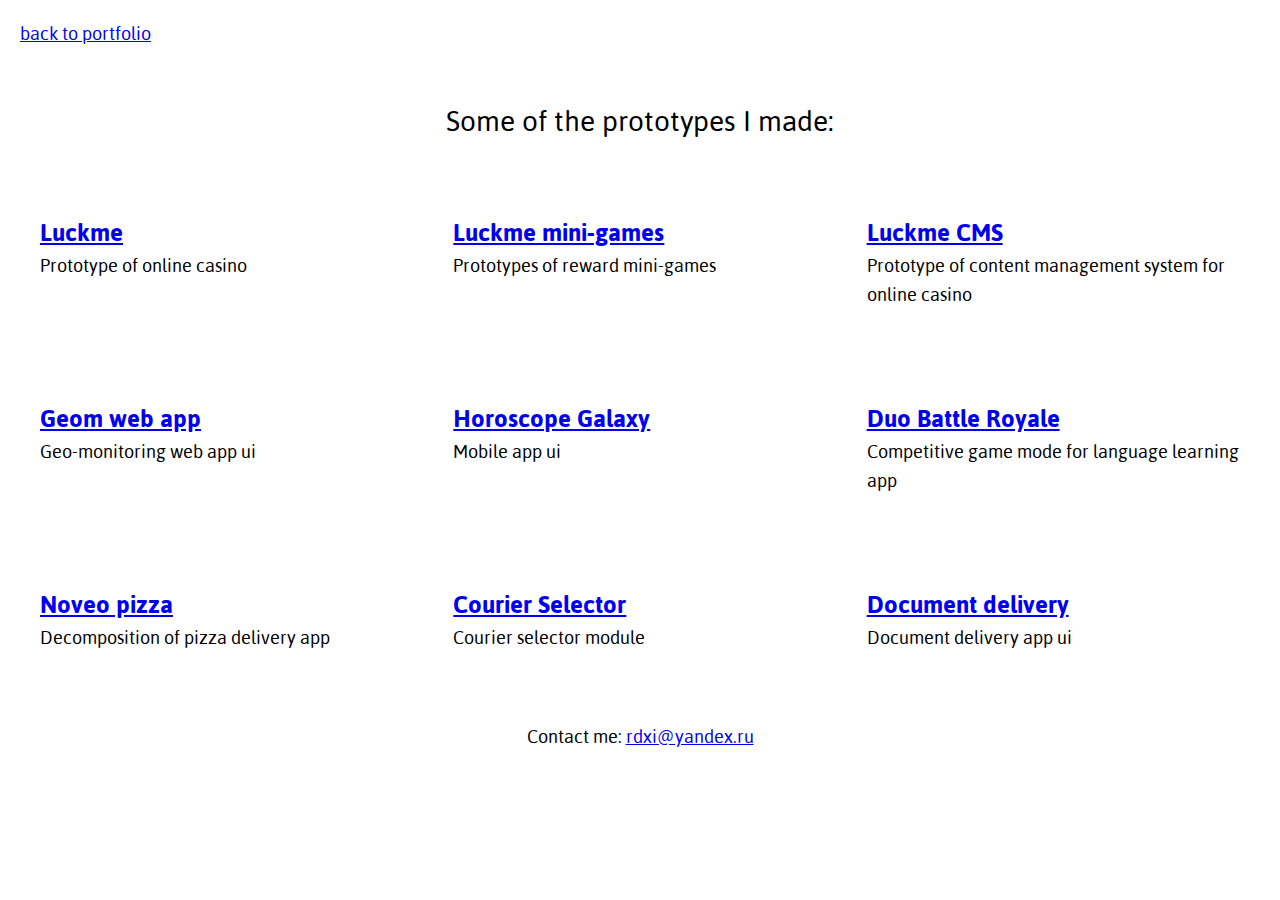
<file: moqups/list.html>
<!DOCTYPE html>
<html lang="en">
<head>
  <meta charset="UTF-8">
  <meta name="viewport" content="width=device-width, initial-scale=1.0">
  <meta http-equiv="X-UA-Compatible" content="ie=edge">
  <link rel="stylesheet" href="../css/style.css">
  <title>List of prototypes</title>
</head>
<body>
  <div class="projects prototypes-list">
    <a href="../index.html">back to portfolio</a>
    <div class="projects-title">
      Some of the prototypes I made:
    </div>

    <div class="projects-list">
      <div class="projects-item">
        <div class="projects-item-link"><a target="_blank" href="Luckme/Luckme.html#p=a2d577c5e">Luckme</a></div>
        <div class="projects-item-description">Prototype of online casino</div>
      </div>

      <div class="projects-item">
        <div class="projects-item-link"><a target="_blank" href="Luckme/Luckme.html#p=a6da9d413">Luckme mini-games</a></div>
        <div class="projects-item-description">Prototypes of reward mini-games</div>
      </div>

      <div class="projects-item">
        <div class="projects-item-link"><a target="_blank" href="Luckme-CMS/Luckme-CMS.html">Luckme CMS</a></div>
        <div class="projects-item-description">Prototype of content management system for online casino</div>
      </div>

      <div class="projects-item">
        <div class="projects-item-link"><a target="_blank" href="Geom_web_app/Geom_web_app.html">Geom web app</a></div>
        <div class="projects-item-description">Geo-monitoring web app ui</div>
      </div>

      <div class="projects-item">
        <div class="projects-item-link"><a target="_blank" href="Horoscope_Galaxy/Horoscope_Galaxy.html">Horoscope Galaxy</a></div>
        <div class="projects-item-description">Mobile app ui</div>
      </div>

      <div class="projects-item">
        <div class="projects-item-link"><a target="_blank" href="Demo_moqups/Demo_moqups.html#p=ab5d0e6a0">Duo Battle Royale</a></div>
        <div class="projects-item-description">Competitive game mode for language learning app</div>
      </div>

      <div class="projects-item">
        <div class="projects-item-link"><a target="_blank" href="Demo_moqups/Demo_moqups.html#p=aad687c30">Noveo pizza</a></div>
        <div class="projects-item-description">Decomposition of pizza delivery app</div>
      </div>

      <div class="projects-item">
          <div class="projects-item-link"><a target="_blank" href="CourierSelector/CourierSelector.html">Courier Selector</a></div>
          <div class="projects-item-description">Courier selector module</div>
        </div>

        <div class="projects-item">
            <div class="projects-item-link"><a target="_blank" href="Demo_moqups/Demo_moqups.html#p=a6324cd76">Document delivery</a></div>
            <div class="projects-item-description">Document delivery app ui</div>
          </div>
    </div>
  </div>

  <div class="contact-me-bottom contact-me-bottom--prototypes-list">
      Contact me: <a target="_blank" href="mailto:rdxi@yandex.ru">rdxi@yandex.ru</a>
    </div>
</body>
</html>
</file>
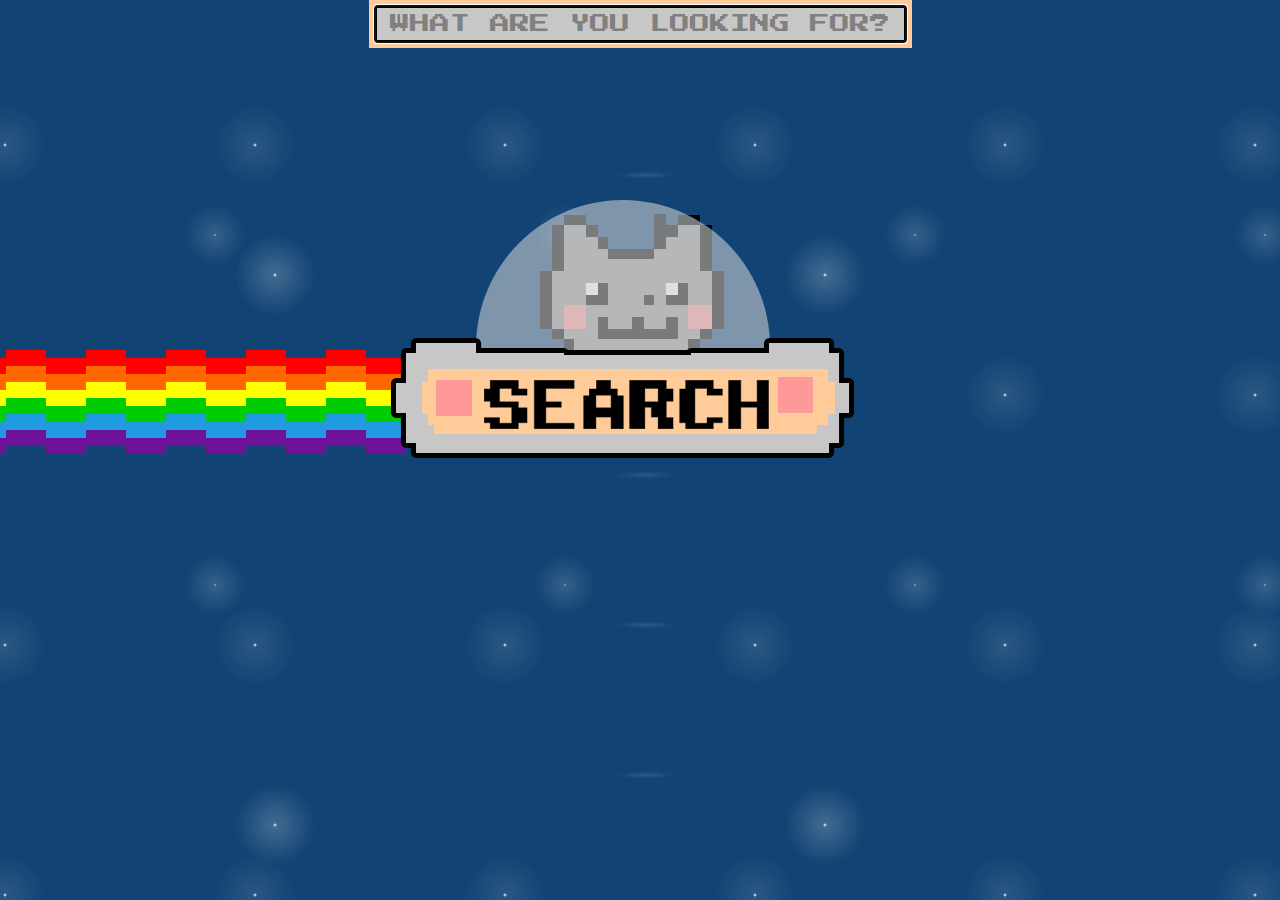
<file: demos/spacecat/bare-bones.html>
<!DOCTYPE html>
<!--[if lt IE 7 ]><html class="ie ie6" lang="en"> <![endif]-->
<!--[if IE 7 ]><html class="ie ie7" lang="en"> <![endif]-->
<!--[if IE 8 ]><html class="ie ie8" lang="en"> <![endif]-->
<!--[if (gte IE 9)|!(IE)]><!--><html lang="en"> <!--<![endif]-->
<head>

	<!-- Basic Page Needs
  ================================================== -->
	<meta charset="utf-8">
	<title>Webdesigntuts+ Community Project</title>
	<meta name="description" content="Webdesigntuts+ Community Project">
	<meta name="author" content="Ian Yates">

	<!-- Mobile Specific Metas
  ================================================== -->
	<meta name="viewport" content="width=device-width, initial-scale=1, maximum-scale=1">

	<!-- CSS
  ================================================== -->
	<link href="normalize.css" rel="stylesheet" type="text/css">
	<link href="theme.css" rel="stylesheet" type="text/css">
	<!--add your styles to 'theme.css' - call it whatever you like-->

	<!--[if lt IE 9]>
		<script src="http://html5shim.googlecode.com/svn/trunk/html5.js"></script>
	<![endif]-->



</head>
<body>

    <section class="webdesigntuts-workshop">

	    <form action="" method="">
	    	<input type="search" placeholder="What are you looking for?" autofocus>
	    	<button>Search</button>
	    </form>

    </section><!--/ workshop-->

</body>
</html>
</file>
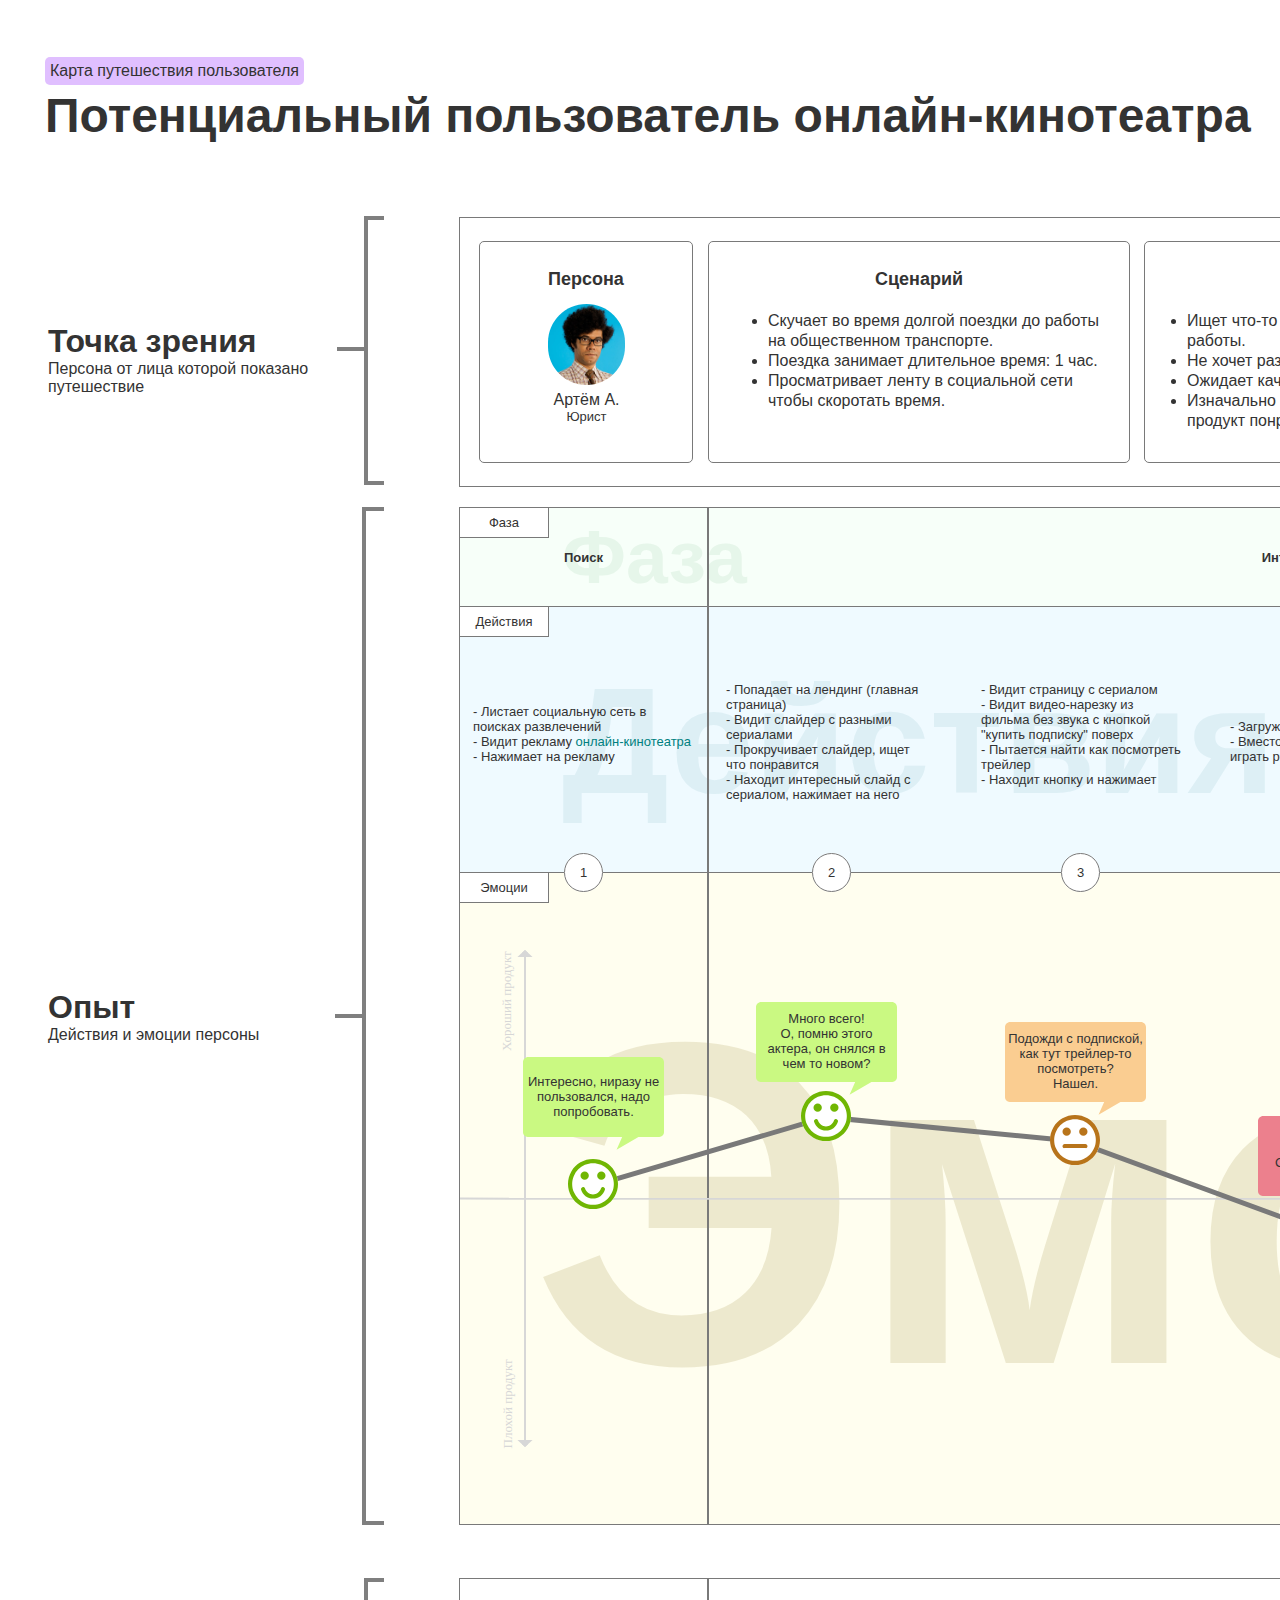
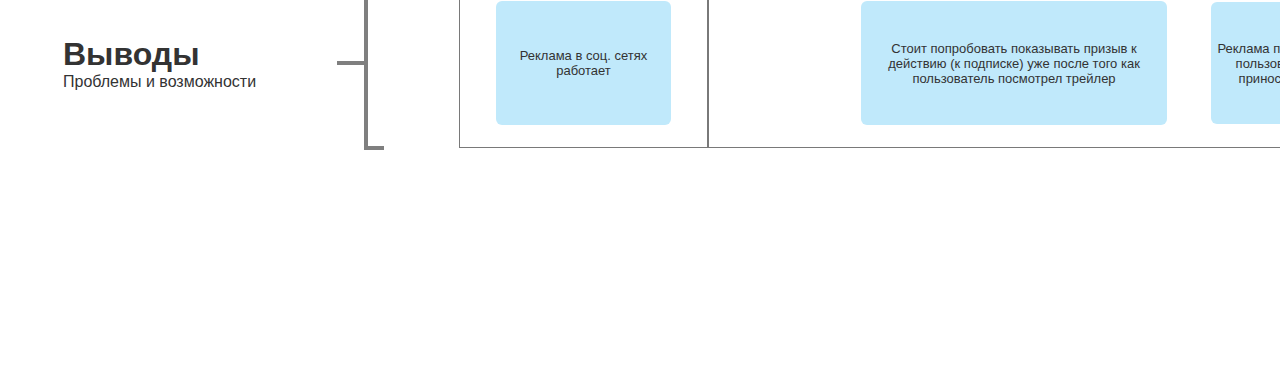
<file: moqups/cjm-html/customer_journey_map.html>
﻿<!DOCTYPE html>
<html>
  <head>
    <title>Customer Journey Map</title>
    <meta http-equiv="X-UA-Compatible" content="IE=edge"/>
    <meta http-equiv="content-type" content="text/html; charset=utf-8"/>
    <link href="resources/css/axure_rp_page.css" type="text/css" rel="stylesheet"/>
    <link href="data/styles.css" type="text/css" rel="stylesheet"/>
    <link href="files/customer_journey_map/styles.css" type="text/css" rel="stylesheet"/>
    <script src="resources/scripts/jquery-3.2.1.min.js"></script>
    <script src="resources/scripts/axure/axQuery.js"></script>
    <script src="resources/scripts/axure/globals.js"></script>
    <script src="resources/scripts/axutils.js"></script>
    <script src="resources/scripts/axure/annotation.js"></script>
    <script src="resources/scripts/axure/axQuery.std.js"></script>
    <script src="resources/scripts/axure/doc.js"></script>
    <script src="resources/scripts/messagecenter.js"></script>
    <script src="resources/scripts/axure/events.js"></script>
    <script src="resources/scripts/axure/recording.js"></script>
    <script src="resources/scripts/axure/action.js"></script>
    <script src="resources/scripts/axure/expr.js"></script>
    <script src="resources/scripts/axure/geometry.js"></script>
    <script src="resources/scripts/axure/flyout.js"></script>
    <script src="resources/scripts/axure/model.js"></script>
    <script src="resources/scripts/axure/repeater.js"></script>
    <script src="resources/scripts/axure/sto.js"></script>
    <script src="resources/scripts/axure/utils.temp.js"></script>
    <script src="resources/scripts/axure/variables.js"></script>
    <script src="resources/scripts/axure/drag.js"></script>
    <script src="resources/scripts/axure/move.js"></script>
    <script src="resources/scripts/axure/visibility.js"></script>
    <script src="resources/scripts/axure/style.js"></script>
    <script src="resources/scripts/axure/adaptive.js"></script>
    <script src="resources/scripts/axure/tree.js"></script>
    <script src="resources/scripts/axure/init.temp.js"></script>
    <script src="resources/scripts/axure/legacy.js"></script>
    <script src="resources/scripts/axure/viewer.js"></script>
    <script src="resources/scripts/axure/math.js"></script>
    <script src="resources/scripts/axure/jquery.nicescroll.min.js"></script>
    <script src="data/document.js"></script>
    <script src="files/customer_journey_map/data.js"></script>
    <script type="text/javascript">
      $axure.utils.getTransparentGifPath = function() { return 'resources/images/transparent.gif'; };
      $axure.utils.getOtherPath = function() { return 'resources/Other.html'; };
      $axure.utils.getReloadPath = function() { return 'resources/reload.html'; };
    </script>
  </head>
  <body>
    <div id="base" class="">

      <!-- experience-group (Group) -->
      <div id="u0" class="ax_default" data-label="experience-group" data-left="48" data-top="507" data-width="4643" data-height="1018">

        <!-- row-phase  (Rectangle) -->
        <div id="u1" class="ax_default box_1" data-label="row-phase ">
          <div id="u1_div" class=""></div>
          <div id="u1_text" class="text " style="display:none; visibility: hidden">
            <p></p>
          </div>
        </div>

        <!-- bg-text-phase (Rectangle) -->
        <div id="u2" class="ax_default heading_1" data-label="bg-text-phase">
          <div id="u2_div" class=""></div>
          <div id="u2_text" class="text ">
            <p><span>Фаза</span></p>
          </div>
        </div>

        <!-- Unnamed (Rectangle) -->
        <div id="u3" class="ax_default box_1">
          <div id="u3_div" class=""></div>
          <div id="u3_text" class="text " style="display:none; visibility: hidden">
            <p></p>
          </div>
        </div>

        <!-- Unnamed (Rectangle) -->
        <div id="u4" class="ax_default box_1">
          <div id="u4_div" class=""></div>
          <div id="u4_text" class="text " style="display:none; visibility: hidden">
            <p></p>
          </div>
        </div>

        <!-- bg-text-actions (Rectangle) -->
        <div id="u5" class="ax_default heading_1" data-label="bg-text-actions">
          <div id="u5_div" class=""></div>
          <div id="u5_text" class="text ">
            <p><span>Действия</span></p>
          </div>
        </div>

        <!-- bg-text-emotions (Rectangle) -->
        <div id="u6" class="ax_default heading_1" data-label="bg-text-emotions">
          <div id="u6_div" class=""></div>
          <div id="u6_text" class="text ">
            <p><span>Эмоции</span></p>
          </div>
        </div>

        <!-- phase-columns  (Group) -->
        <div id="u7" class="ax_default" data-label="phase-columns " data-left="459" data-top="507" data-width="4229" data-height="1018">

          <!-- phase-column (Rectangle) -->
          <div id="u8" class="ax_default box_1" data-label="phase-column">
            <div id="u8_div" class=""></div>
            <div id="u8_text" class="text " style="display:none; visibility: hidden">
              <p></p>
            </div>
          </div>

          <!-- phase-column (Rectangle) -->
          <div id="u9" class="ax_default box_1" data-label="phase-column">
            <div id="u9_div" class=""></div>
            <div id="u9_text" class="text " style="display:none; visibility: hidden">
              <p></p>
            </div>
          </div>

          <!-- phase-column (Rectangle) -->
          <div id="u10" class="ax_default box_1" data-label="phase-column">
            <div id="u10_div" class=""></div>
            <div id="u10_text" class="text " style="display:none; visibility: hidden">
              <p></p>
            </div>
          </div>

          <!-- phase-column (Rectangle) -->
          <div id="u11" class="ax_default box_1" data-label="phase-column">
            <div id="u11_div" class=""></div>
            <div id="u11_text" class="text " style="display:none; visibility: hidden">
              <p></p>
            </div>
          </div>

          <!-- phase-column (Rectangle) -->
          <div id="u12" class="ax_default box_1" data-label="phase-column">
            <div id="u12_div" class=""></div>
            <div id="u12_text" class="text " style="display:none; visibility: hidden">
              <p></p>
            </div>
          </div>

          <!-- phase-column (Rectangle) -->
          <div id="u13" class="ax_default box_1" data-label="phase-column">
            <div id="u13_div" class=""></div>
            <div id="u13_text" class="text " style="display:none; visibility: hidden">
              <p></p>
            </div>
          </div>
        </div>

        <!-- Unnamed (Group) -->
        <div id="u14" class="ax_default" data-left="444" data-top="924" data-width="4243.00014531999" data-height="524.5">

          <!-- Unnamed (Vertical Line) -->
          <div id="u15" class="compound ax_default line" data-height="497" data-width="2" CompoundMode="true">
            <img id="u15_img" class="singleImg img " src="images/customer_journey_map/u15.svg"/>
            <div id="u15p000" class="ax_vector_shape" WidgetTopLeftX="-0.49601593625498" WidgetTopLeftY="0.166666666666667" WidgetTopRightX="-0.49601593625498" WidgetTopRightY="-0.166666666666667" WidgetBottomLeftX="0.49402390438247" WidgetBottomLeftY="0.166666666666667" WidgetBottomRightX="0.49402390438247" WidgetBottomRightY="-0.166666666666667">
              <img id="u15p000_img" class="img " src="images/customer_journey_map/u15p000.svg"/>
            </div>
            <div id="u15p001" class="ax_vector_shape" WidgetTopLeftX="-0.230769230769231" WidgetTopLeftY="0.0416666666666667" WidgetTopRightX="-0.230769230769231" WidgetTopRightY="-0.0416666666666667" WidgetBottomLeftX="18.8846153846154" WidgetBottomLeftY="0.0416666666666667" WidgetBottomRightX="18.8846153846154" WidgetBottomRightY="-0.0416666666666667">
              <img id="u15p001_img" class="img " src="images/customer_journey_map/u15p001.svg"/>
            </div>
            <div id="u15p002" class="ax_vector_shape" WidgetTopLeftX="18.9230769230769" WidgetTopLeftY="-0.0416666666666667" WidgetTopRightX="18.9230769230769" WidgetTopRightY="0.0416666666666667" WidgetBottomLeftX="-0.192307692307692" WidgetBottomLeftY="-0.0416666666666667" WidgetBottomRightX="-0.192307692307692" WidgetBottomRightY="0.0416666666666667">
              <img id="u15p002_img" class="img " src="images/customer_journey_map/u15p002.svg"/>
            </div>
            <div id="u15_text" class="text " style="display:none; visibility: hidden">
              <p></p>
            </div>
          </div>

          <!-- Unnamed (Rectangle) -->
          <div id="u16" class="ax_default paragraph">
            <div id="u16_div" class=""></div>
            <div id="u16_text" class="text ">
              <p><span>Хороший продукт</span></p>
            </div>
          </div>

          <!-- Unnamed (Rectangle) -->
          <div id="u17" class="ax_default paragraph">
            <div id="u17_div" class=""></div>
            <div id="u17_text" class="text ">
              <p><span>Плохой продукт</span></p>
            </div>
          </div>

          <!-- Unnamed (Line) -->
          <div id="u18" class="ax_default line">
            <img id="u18_img" class="img " src="images/customer_journey_map/u18.svg"/>
            <div id="u18_text" class="text " style="display:none; visibility: hidden">
              <p></p>
            </div>
          </div>
        </div>

        <!-- Unnamed (Rectangle) -->
        <div id="u19" class="ax_default box_1">
          <div id="u19_div" class=""></div>
          <div id="u19_text" class="text ">
            <p><span>Поиск</span></p>
          </div>
        </div>

        <!-- Unnamed (Rectangle) -->
        <div id="u20" class="ax_default paragraph">
          <div id="u20_div" class=""></div>
          <div id="u20_text" class="text ">
            <p><span>- Попадает на лендинг (главная страница)</span></p><p><span>- Видит слайдер с разными сериалами</span></p><p><span>- Прокручивает слайдер, ищет что понравится</span></p><p><span>- Находит интересный слайд с сериалом, нажимает на него</span></p>
          </div>
        </div>

        <!-- Unnamed (Rectangle) -->
        <div id="u21" class="ax_default paragraph">
          <div id="u21_div" class=""></div>
          <div id="u21_text" class="text ">
            <p><span>- Листает социальную сеть в поисках развлечений</span></p><p><span>- Видит рекламу </span><span style="color:#008080;">онлайн-кинотеатра</span></p><p><span>- Нажимает на рекламу</span></p>
          </div>
        </div>

        <!-- Unnamed (Shape) -->
        <div id="u22" class="ax_default box_3">
          <img id="u22_img" class="img " src="images/customer_journey_map/u22.svg"/>
          <div id="u22_text" class="text ">
            <p><span>Много всего!</span></p><p><span>О, помню этого актера, он снялся в чем то новом? </span></p><p><span><br></span></p>
          </div>
        </div>

        <!-- emotion-chart-line (Shape) -->
        <div id="u23" class="ax_default shape" data-label="emotion-chart-line">
          <img id="u23_img" class="img " src="images/customer_journey_map/emotion-chart-line_u23.svg"/>
          <div id="u23_text" class="text ">
            <p><span>&nbsp;</span></p>
          </div>
        </div>

        <!-- face--happy (Group) -->
        <div id="u24" class="ax_default" data-label="face--happy" data-left="568" data-top="1159" data-width="50" data-height="50">

          <!-- face-bg (Ellipse) -->
          <div id="u25" class="ax_default ellipse" data-label="face-bg">
            <img id="u25_img" class="img " src="images/customer_journey_map/face-bg_u25.svg"/>
            <div id="u25_text" class="text " style="display:none; visibility: hidden">
              <p></p>
            </div>
          </div>

          <!-- face-shape--happy (Shape) -->
          <div id="u26" class="ax_default icon" data-label="face-shape--happy">
            <img id="u26_img" class="img " src="images/customer_journey_map/face-shape--happy_u26.svg"/>
            <div id="u26_text" class="text " style="display:none; visibility: hidden">
              <p></p>
            </div>
          </div>
        </div>

        <!-- face--happy (Group) -->
        <div id="u27" class="ax_default" data-label="face--happy" data-left="801" data-top="1091" data-width="50" data-height="50">

          <!-- face-bg (Ellipse) -->
          <div id="u28" class="ax_default ellipse" data-label="face-bg">
            <img id="u28_img" class="img " src="images/customer_journey_map/face-bg_u25.svg"/>
            <div id="u28_text" class="text " style="display:none; visibility: hidden">
              <p></p>
            </div>
          </div>

          <!-- face-shape--happy (Shape) -->
          <div id="u29" class="ax_default icon" data-label="face-shape--happy">
            <img id="u29_img" class="img " src="images/customer_journey_map/face-shape--happy_u26.svg"/>
            <div id="u29_text" class="text " style="display:none; visibility: hidden">
              <p></p>
            </div>
          </div>
        </div>

        <!-- Unnamed (Rectangle) -->
        <div id="u30" class="ax_default paragraph">
          <div id="u30_div" class=""></div>
          <div id="u30_text" class="text ">
            <p><span>- Видит страницу с сериалом</span></p><p><span>- Видит видео-нарезку из фильма без звука с кнопкой &quot;купить подписку&quot; поверх</span></p><p><span>- Пытается найти как посмотреть трейлер </span></p><p><span>- Находит кнопку и нажимает</span></p>
          </div>
        </div>

        <!-- face--neutral (Group) -->
        <div id="u31" class="ax_default" data-label="face--neutral" data-left="1050" data-top="1115" data-width="50" data-height="50">

          <!-- face-bg (Ellipse) -->
          <div id="u32" class="ax_default ellipse" data-label="face-bg">
            <img id="u32_img" class="img " src="images/customer_journey_map/face-bg_u25.svg"/>
            <div id="u32_text" class="text " style="display:none; visibility: hidden">
              <p></p>
            </div>
          </div>

          <!-- face-shape--neutral (Shape) -->
          <div id="u33" class="ax_default icon" data-label="face-shape--neutral">
            <img id="u33_img" class="img " src="images/customer_journey_map/face-shape--neutral_u33.svg"/>
            <div id="u33_text" class="text " style="display:none; visibility: hidden">
              <p></p>
            </div>
          </div>
        </div>

        <!-- Unnamed (Rectangle) -->
        <div id="u34" class="ax_default paragraph">
          <div id="u34_div" class=""></div>
          <div id="u34_text" class="text ">
            <p><span>- Загружается новое окно</span></p><p><span>- Вместо трейлера начинает играть реклама детской игрушки</span></p>
          </div>
        </div>

        <!-- face--sad (Group) -->
        <div id="u35" class="ax_default" data-label="face--sad" data-left="1303" data-top="1209" data-width="50" data-height="50">

          <!-- face-bg (Ellipse) -->
          <div id="u36" class="ax_default ellipse" data-label="face-bg">
            <img id="u36_img" class="img " src="images/customer_journey_map/face-bg_u25.svg"/>
            <div id="u36_text" class="text " style="display:none; visibility: hidden">
              <p></p>
            </div>
          </div>

          <!-- face-shape--sad (Shape) -->
          <div id="u37" class="ax_default icon" data-label="face-shape--sad">
            <img id="u37_img" class="img " src="images/customer_journey_map/face-shape--sad_u37.svg"/>
            <div id="u37_text" class="text " style="display:none; visibility: hidden">
              <p></p>
            </div>
          </div>
        </div>

        <!-- Unnamed (Shape) -->
        <div id="u38" class="ax_default box_3">
          <img id="u38_img" class="img " src="images/customer_journey_map/u22.svg"/>
          <div id="u38_text" class="text ">
            <p><span>Интересно, ниразу не пользовался, надо попробовать.</span></p><p><span><br></span></p>
          </div>
        </div>

        <!-- Unnamed (Shape) -->
        <div id="u39" class="ax_default box_3">
          <img id="u39_img" class="img " src="images/customer_journey_map/u39.svg"/>
          <div id="u39_text" class="text ">
            <p><span>Подожди с подпиской, как тут трейлер-то посмотреть?</span></p><p><span>Нашел.</span></p><p><span><br></span></p>
          </div>
        </div>

        <!-- Unnamed (Shape) -->
        <div id="u40" class="ax_default box_3">
          <img id="u40_img" class="img " src="images/customer_journey_map/u40.svg"/>
          <div id="u40_text" class="text ">
            <p><span>WTF!?</span></p><p><span>Они сошли с ума!</span></p><p><span><br></span></p>
          </div>
        </div>

        <!-- Unnamed (Rectangle) -->
        <div id="u41" class="ax_default paragraph">
          <div id="u41_div" class=""></div>
          <div id="u41_text" class="text ">
            <p><span>- Начинается трейлер, озвучка в виде закадрового перевода</span></p>
          </div>
        </div>

        <!-- face--sad (Group) -->
        <div id="u42" class="ax_default" data-label="face--sad" data-left="1553" data-top="1280" data-width="50" data-height="50">

          <!-- face-bg (Ellipse) -->
          <div id="u43" class="ax_default ellipse" data-label="face-bg">
            <img id="u43_img" class="img " src="images/customer_journey_map/face-bg_u25.svg"/>
            <div id="u43_text" class="text " style="display:none; visibility: hidden">
              <p></p>
            </div>
          </div>

          <!-- face-shape--sad (Shape) -->
          <div id="u44" class="ax_default icon" data-label="face-shape--sad">
            <img id="u44_img" class="img " src="images/customer_journey_map/face-shape--sad_u37.svg"/>
            <div id="u44_text" class="text " style="display:none; visibility: hidden">
              <p></p>
            </div>
          </div>
        </div>

        <!-- Unnamed (Shape) -->
        <div id="u45" class="ax_default box_3">
          <img id="u45_img" class="img " src="images/customer_journey_map/u40.svg"/>
          <div id="u45_text" class="text ">
            <p><span>Закадровый перевод вместо дубляжа, фу.</span></p><p><span><br></span></p>
          </div>
        </div>

        <!-- Unnamed (Rectangle) -->
        <div id="u46" class="ax_default paragraph">
          <div id="u46_div" class=""></div>
          <div id="u46_text" class="text ">
            <p><span>- Трейлер продолжает идти<br>и заканчивается.</span></p>
          </div>
        </div>

        <!-- Unnamed (Shape) -->
        <div id="u47" class="ax_default box_3">
          <img id="u47_img" class="img " src="images/customer_journey_map/u47.svg"/>
          <div id="u47_text" class="text ">
            <p><span>Трейлер захватывает: <br>интересный сюжет, харизматичные персонажи. <br>Я бы посмотрел этот сериал.</span></p><p><span><br></span></p>
          </div>
        </div>

        <!-- face--happy (Group) -->
        <div id="u48" class="ax_default" data-label="face--happy" data-left="1801" data-top="1083" data-width="50" data-height="50">

          <!-- face-bg (Ellipse) -->
          <div id="u49" class="ax_default ellipse" data-label="face-bg">
            <img id="u49_img" class="img " src="images/customer_journey_map/face-bg_u25.svg"/>
            <div id="u49_text" class="text " style="display:none; visibility: hidden">
              <p></p>
            </div>
          </div>

          <!-- face-shape--happy (Shape) -->
          <div id="u50" class="ax_default icon" data-label="face-shape--happy">
            <img id="u50_img" class="img " src="images/customer_journey_map/face-shape--happy_u26.svg"/>
            <div id="u50_text" class="text " style="display:none; visibility: hidden">
              <p></p>
            </div>
          </div>
        </div>

        <!-- Unnamed (Rectangle) -->
        <div id="u51" class="ax_default paragraph">
          <div id="u51_div" class=""></div>
          <div id="u51_text" class="text ">
            <p><span>- Закрывает странцу с сериалом</span></p><p><span>- Раздумывает несколько секунд</span></p><p><span>- Заходит на главную страницу</span></p>
          </div>
        </div>

        <!-- Unnamed (Shape) -->
        <div id="u52" class="ax_default box_3">
          <img id="u52_img" class="img " src="images/customer_journey_map/u52.svg"/>
          <div id="u52_text" class="text ">
            <p><span>Интересно, попробовать чтоли оформить подписку?</span></p><p><span>Ок, оформлю.</span></p><p><span><br></span></p>
          </div>
        </div>

        <!-- face--happy (Group) -->
        <div id="u53" class="ax_default" data-label="face--happy" data-left="2037" data-top="1044" data-width="50" data-height="50">

          <!-- face-bg (Ellipse) -->
          <div id="u54" class="ax_default ellipse" data-label="face-bg">
            <img id="u54_img" class="img " src="images/customer_journey_map/face-bg_u25.svg"/>
            <div id="u54_text" class="text " style="display:none; visibility: hidden">
              <p></p>
            </div>
          </div>

          <!-- face-shape--happy (Shape) -->
          <div id="u55" class="ax_default icon" data-label="face-shape--happy">
            <img id="u55_img" class="img " src="images/customer_journey_map/face-shape--happy_u26.svg"/>
            <div id="u55_text" class="text " style="display:none; visibility: hidden">
              <p></p>
            </div>
          </div>
        </div>

        <!-- Unnamed (Rectangle) -->
        <div id="u56" class="ax_default paragraph">
          <div id="u56_div" class=""></div>
          <div id="u56_text" class="text ">
            <p><span>- Сразу видит на слайдере именно тот сериал который он смотрел и заходит на страницу сериала</span></p><p><span>- Видит что подписка стоит 1 рубль за первые две недели</span></p><p><span>- Нажимает на кнопку &quot;подписаться&quot;</span></p>
          </div>
        </div>

        <!-- Unnamed (Shape) -->
        <div id="u57" class="ax_default box_3">
          <img id="u57_img" class="img " src="images/customer_journey_map/u57.svg"/>
          <div id="u57_text" class="text ">
            <p><span>Круто - сайт запомнил сериал который я смотрел.</span></p><p><span>О, подписка всего один рубль, вообще класс.</span></p><p><span><br></span></p>
          </div>
        </div>

        <!-- face--happy (Group) -->
        <div id="u58" class="ax_default" data-label="face--happy" data-left="2297" data-top="990" data-width="50" data-height="50">

          <!-- face-bg (Ellipse) -->
          <div id="u59" class="ax_default ellipse" data-label="face-bg">
            <img id="u59_img" class="img " src="images/customer_journey_map/face-bg_u25.svg"/>
            <div id="u59_text" class="text " style="display:none; visibility: hidden">
              <p></p>
            </div>
          </div>

          <!-- face-shape--happy (Shape) -->
          <div id="u60" class="ax_default icon" data-label="face-shape--happy">
            <img id="u60_img" class="img " src="images/customer_journey_map/face-shape--happy_u26.svg"/>
            <div id="u60_text" class="text " style="display:none; visibility: hidden">
              <p></p>
            </div>
          </div>
        </div>

        <!-- Unnamed (Rectangle) -->
        <div id="u61" class="ax_default paragraph">
          <div id="u61_div" class=""></div>
          <div id="u61_text" class="text ">
            <p><span>- Попадает на страницу с подпиской, видит цену подписки после двух недель. </span></p><p><span>- Нажимает кнопку &quot;попробовать&quot;</span></p>
          </div>
        </div>

        <!-- face--neutral (Group) -->
        <div id="u62" class="ax_default" data-label="face--neutral" data-left="2553" data-top="1005" data-width="50" data-height="50">

          <!-- face-bg (Ellipse) -->
          <div id="u63" class="ax_default ellipse" data-label="face-bg">
            <img id="u63_img" class="img " src="images/customer_journey_map/face-bg_u25.svg"/>
            <div id="u63_text" class="text " style="display:none; visibility: hidden">
              <p></p>
            </div>
          </div>

          <!-- face-shape--neutral (Shape) -->
          <div id="u64" class="ax_default icon" data-label="face-shape--neutral">
            <img id="u64_img" class="img " src="images/customer_journey_map/face-shape--neutral_u33.svg"/>
            <div id="u64_text" class="text " style="display:none; visibility: hidden">
              <p></p>
            </div>
          </div>
        </div>

        <!-- Unnamed (Shape) -->
        <div id="u65" class="ax_default box_3">
          <img id="u65_img" class="img " src="images/customer_journey_map/u65.svg"/>
          <div id="u65_text" class="text ">
            <p><span>Довольно высокая цена, <br>я столько плачу за интернет.</span></p><p><span>В любом случае можно попробовать.&nbsp; </span></p><p><span><br></span></p>
          </div>
        </div>

        <!-- Unnamed (Rectangle) -->
        <div id="u66" class="ax_default paragraph">
          <div id="u66_div" class=""></div>
          <div id="u66_text" class="text ">
            <p><span>- Попадает на страницу с регистрацией и видит разные варианты регистрации </span></p><p><span>- Не находит варианта регистрации через гугл-аккаунт, поэтому решает использовать эмейл</span></p><p><span>- Вводит свой запасной &quot;мусорный&quot; эмейл </span></p>
          </div>
        </div>

        <!-- Unnamed (Rectangle) -->
        <div id="u67" class="ax_default paragraph">
          <div id="u67_div" class=""></div>
          <div id="u67_text" class="text ">
            <p><span>- Видит сообщение о необходимости принятия&nbsp; &quot;политики конфиденциальности&quot;</span></p><p><span>- Видит под кнопкой &quot;продолжить&quot; надпись о том что сервис будет присылать письма на эмейл, нажимает кнопку</span></p><p><span>- Попадает на страницу ввода пароля, вводит свой стандартный пароль</span></p>
          </div>
        </div>

        <!-- Unnamed (Shape) -->
        <div id="u68" class="ax_default box_3">
          <img id="u68_img" class="img " src="images/customer_journey_map/u68.svg"/>
          <div id="u68_text" class="text ">
            <p><span>- Эта политика конфиденциальности всё равно не имеет законной силы, зачем вообще её заставляют принимать?</span></p><p><span>- Хорошо что использую мусорный эмейл, а то уже обещают спамить.</span></p><p><span><br></span></p>
          </div>
        </div>

        <!-- face--sad (Group) -->
        <div id="u69" class="ax_default" data-label="face--sad" data-left="3049" data-top="1035" data-width="50" data-height="50">

          <!-- face-bg (Ellipse) -->
          <div id="u70" class="ax_default ellipse" data-label="face-bg">
            <img id="u70_img" class="img " src="images/customer_journey_map/face-bg_u25.svg"/>
            <div id="u70_text" class="text " style="display:none; visibility: hidden">
              <p></p>
            </div>
          </div>

          <!-- face-shape--sad (Shape) -->
          <div id="u71" class="ax_default icon" data-label="face-shape--sad">
            <img id="u71_img" class="img " src="images/customer_journey_map/face-shape--sad_u37.svg"/>
            <div id="u71_text" class="text " style="display:none; visibility: hidden">
              <p></p>
            </div>
          </div>
        </div>

        <!-- Unnamed (Shape) -->
        <div id="u72" class="ax_default box_3">
          <img id="u72_img" class="img " src="images/customer_journey_map/u72.svg"/>
          <div id="u72_text" class="text ">
            <p><span>На всякий случай использую &quot;мусорный эмейл&quot; т.к. не доверяю незнакомому сервису</span></p><p><span><br></span></p>
          </div>
        </div>

        <!-- face--neutral (Group) -->
        <div id="u73" class="ax_default" data-label="face--neutral" data-left="2797" data-top="1005" data-width="50" data-height="50">

          <!-- face-bg (Ellipse) -->
          <div id="u74" class="ax_default ellipse" data-label="face-bg">
            <img id="u74_img" class="img " src="images/customer_journey_map/face-bg_u25.svg"/>
            <div id="u74_text" class="text " style="display:none; visibility: hidden">
              <p></p>
            </div>
          </div>

          <!-- face-shape--neutral (Shape) -->
          <div id="u75" class="ax_default icon" data-label="face-shape--neutral">
            <img id="u75_img" class="img " src="images/customer_journey_map/face-shape--neutral_u33.svg"/>
            <div id="u75_text" class="text " style="display:none; visibility: hidden">
              <p></p>
            </div>
          </div>
        </div>

        <!-- Unnamed (Rectangle) -->
        <div id="u76" class="ax_default paragraph">
          <div id="u76_div" class=""></div>
          <div id="u76_text" class="text ">
            <p><span>- Попадает на страницу с вводом реквизитов банковской карты, при этом не видит нигде альтернативных способов оплаты, или возможности уйти с этой страницы</span></p><p><span>- Находит работающую ссылку на логотипе сайта и нажимает на нее</span></p><p><span>- Попадает на главную страницу</span></p><p><span>- Идет в профиль пользователя чтобы попытаться найти другие способы оплаты</span></p>
          </div>
        </div>

        <!-- face--sad (Group) -->
        <div id="u77" class="ax_default" data-label="face--sad" data-left="3308" data-top="1141" data-width="50" data-height="50">

          <!-- face-bg (Ellipse) -->
          <div id="u78" class="ax_default ellipse" data-label="face-bg">
            <img id="u78_img" class="img " src="images/customer_journey_map/face-bg_u25.svg"/>
            <div id="u78_text" class="text " style="display:none; visibility: hidden">
              <p></p>
            </div>
          </div>

          <!-- face-shape--sad (Shape) -->
          <div id="u79" class="ax_default icon" data-label="face-shape--sad">
            <img id="u79_img" class="img " src="images/customer_journey_map/face-shape--sad_u37.svg"/>
            <div id="u79_text" class="text " style="display:none; visibility: hidden">
              <p></p>
            </div>
          </div>
        </div>

        <!-- Unnamed (Shape) -->
        <div id="u80" class="ax_default box_3">
          <img id="u80_img" class="img " src="images/customer_journey_map/u80.svg"/>
          <div id="u80_text" class="text ">
            <p><span>- Не хочу вводить данные карты, т.к. не доверяю незнакомым сервисам. <br>Как тут заплатить через электронный кошелек?</span></p><p><span>- Как вообще уйти с этой страницы?</span></p><p><span><br></span></p>
          </div>
        </div>

        <!-- Unnamed (Rectangle) -->
        <div id="u81" class="ax_default paragraph">
          <div id="u81_div" class=""></div>
          <div id="u81_text" class="text ">
            <p><span>-Находит возможность оплатить по sms, но такая оплата так же активирует авто-подписку </span></p><p><span>-Возвращается в профиль пользователя</span></p><p><span>-Видит пункт меню &quot;способы оплаты&quot;, но при переходе в него показывается пустая страница</span></p>
          </div>
        </div>

        <!-- Unnamed (Shape) -->
        <div id="u82" class="ax_default box_3">
          <img id="u82_img" class="img " src="images/customer_journey_map/u82.svg"/>
          <div id="u82_text" class="text ">
            <p><span>Что-то я сомневаюсь - не хочется сразу подключать подписку на мою карту, для начала исследую личный кабинет. </span></p><p><span><br></span></p>
          </div>
        </div>

        <!-- face--neutral (Group) -->
        <div id="u83" class="ax_default" data-label="face--neutral" data-left="3554" data-top="1141" data-width="50" data-height="50">

          <!-- face-bg (Ellipse) -->
          <div id="u84" class="ax_default ellipse" data-label="face-bg">
            <img id="u84_img" class="img " src="images/customer_journey_map/face-bg_u25.svg"/>
            <div id="u84_text" class="text " style="display:none; visibility: hidden">
              <p></p>
            </div>
          </div>

          <!-- face-shape--neutral (Shape) -->
          <div id="u85" class="ax_default icon" data-label="face-shape--neutral">
            <img id="u85_img" class="img " src="images/customer_journey_map/face-shape--neutral_u33.svg"/>
            <div id="u85_text" class="text " style="display:none; visibility: hidden">
              <p></p>
            </div>
          </div>
        </div>

        <!-- Unnamed (Rectangle) -->
        <div id="u86" class="ax_default paragraph">
          <div id="u86_div" class=""></div>
          <div id="u86_text" class="text ">
            <p><span>- Заходит в пункт &quot;настройки&quot;, <br>и видит что его автоматически подписали на 4 разные почтовые рассылки </span></p>
          </div>
        </div>

        <!-- Unnamed (Shape) -->
        <div id="u87" class="ax_default box_3">
          <img id="u87_img" class="img " src="images/customer_journey_map/u87.svg"/>
          <div id="u87_text" class="text ">
            <p><span>Хорошо что использовал мусорную почту, а не основную</span></p><p><span><br></span></p>
          </div>
        </div>

        <!-- Unnamed (Rectangle) -->
        <div id="u88" class="ax_default paragraph">
          <div id="u88_div" class=""></div>
          <div id="u88_text" class="text ">
            <p><span>- Отключает все рассылки соответвующими кнопками</span></p><p><span>- Возвращается в профиль пользователя</span></p><p><span>- На всякий случай опять заходит на страницу настроек, проверить сохранились ли его изменения</span></p><p><span>- Видит что изменения <br>не сохранились и почтовые подписки всё еще подключены&nbsp; </span></p>
          </div>
        </div>

        <!-- Unnamed (Shape) -->
        <div id="u89" class="ax_default box_3">
          <img id="u89_img" class="img " src="images/customer_journey_map/u89.svg"/>
          <div id="u89_text" class="text ">
            <p><span>Хм настройки не сохранились, может я не туда нажал? <br>Проверю еще раз.</span></p><p><span><br></span></p>
          </div>
        </div>

        <!-- face--sad (Group) -->
        <div id="u90" class="ax_default" data-label="face--sad" data-left="4030" data-top="1220" data-width="50" data-height="50">

          <!-- face-bg (Ellipse) -->
          <div id="u91" class="ax_default ellipse" data-label="face-bg">
            <img id="u91_img" class="img " src="images/customer_journey_map/face-bg_u25.svg"/>
            <div id="u91_text" class="text " style="display:none; visibility: hidden">
              <p></p>
            </div>
          </div>

          <!-- face-shape--sad (Shape) -->
          <div id="u92" class="ax_default icon" data-label="face-shape--sad">
            <img id="u92_img" class="img " src="images/customer_journey_map/face-shape--sad_u37.svg"/>
            <div id="u92_text" class="text " style="display:none; visibility: hidden">
              <p></p>
            </div>
          </div>
        </div>

        <!-- Unnamed (Rectangle) -->
        <div id="u93" class="ax_default paragraph">
          <div id="u93_div" class=""></div>
          <div id="u93_text" class="text ">
            <p><span>- Отключает рассылки еще раз и опять выходит в личный кабинет</span></p><p><span>- Опять возвращается в настройки, видит что его отключения рассылок опять не сохранились. </span></p><p><span><br></span></p>
          </div>
        </div>

        <!-- Unnamed (Shape) -->
        <div id="u94" class="ax_default box_3">
          <img id="u94_img" class="img " src="images/customer_journey_map/u94.svg"/>
          <div id="u94_text" class="text ">
            <p><span style="font-family:'Arial';font-weight:400;">- Ууу как всё плохо, даже не могу тут отключить почтовые рассылки.</span></p><p><span style="font-family:'Arial Bold', 'Arial';font-weight:700;">- А если я так же не смогу отключит ежемесячную плату за подписку?!</span></p><p><span style="font-family:'Arial Bold', 'Arial';font-weight:700;">- Хорошо что я не ввёл данные карты!</span></p><p><span style="font-family:'Arial';font-weight:400;"><br></span></p>
          </div>
        </div>

        <!-- face--sad (Group) -->
        <div id="u95" class="ax_default" data-label="face--sad" data-left="4290" data-top="1408" data-width="50" data-height="50">

          <!-- face-bg (Ellipse) -->
          <div id="u96" class="ax_default ellipse" data-label="face-bg">
            <img id="u96_img" class="img " src="images/customer_journey_map/face-bg_u25.svg"/>
            <div id="u96_text" class="text " style="display:none; visibility: hidden">
              <p></p>
            </div>
          </div>

          <!-- face-shape--sad (Shape) -->
          <div id="u97" class="ax_default icon" data-label="face-shape--sad">
            <img id="u97_img" class="img " src="images/customer_journey_map/face-shape--sad_u37.svg"/>
            <div id="u97_text" class="text " style="display:none; visibility: hidden">
              <p></p>
            </div>
          </div>
        </div>

        <!-- face--neutral (Group) -->
        <div id="u98" class="ax_default" data-label="face--neutral" data-left="3787" data-top="1166" data-width="50" data-height="50">

          <!-- face-bg (Ellipse) -->
          <div id="u99" class="ax_default ellipse" data-label="face-bg">
            <img id="u99_img" class="img " src="images/customer_journey_map/face-bg_u25.svg"/>
            <div id="u99_text" class="text " style="display:none; visibility: hidden">
              <p></p>
            </div>
          </div>

          <!-- face-shape--neutral (Shape) -->
          <div id="u100" class="ax_default icon" data-label="face-shape--neutral">
            <img id="u100_img" class="img " src="images/customer_journey_map/face-shape--neutral_u33.svg"/>
            <div id="u100_text" class="text " style="display:none; visibility: hidden">
              <p></p>
            </div>
          </div>
        </div>

        <!-- Unnamed (Rectangle) -->
        <div id="u101" class="ax_default paragraph">
          <div id="u101_div" class=""></div>
          <div id="u101_text" class="text ">
            <p><span>- Выходит из профиля на сайте</span></p><p><span>- Закрывает сайт</span></p><p><span>- Возвращается к социальной сети</span></p><p><span>- Забывает о сервисе и <br>о сериале который хотел посмотреть.</span></p><p><span>- Поездка подходит к концу - начинает готовится к выходу <br>из транспорта.</span></p>
          </div>
        </div>

        <!-- Unnamed (Shape) -->
        <div id="u102" class="ax_default box_3">
          <img id="u102_img" class="img " src="images/customer_journey_map/u102.svg"/>
          <div id="u102_text" class="text ">
            <p><span>- Не буду вводить данные карты и подключать подписку, хорошо что не поверил сервису.</span></p><p><span>- Зачем мне вообще этот сериал? Других развлечений полно.</span></p><p><span><br></span></p>
          </div>
        </div>

        <!-- face--sad (Group) -->
        <div id="u103" class="ax_default" data-label="face--sad" data-left="4539" data-top="1447" data-width="50" data-height="50">

          <!-- face-bg (Ellipse) -->
          <div id="u104" class="ax_default ellipse" data-label="face-bg">
            <img id="u104_img" class="img " src="images/customer_journey_map/face-bg_u25.svg"/>
            <div id="u104_text" class="text " style="display:none; visibility: hidden">
              <p></p>
            </div>
          </div>

          <!-- face-shape--sad (Shape) -->
          <div id="u105" class="ax_default icon" data-label="face-shape--sad">
            <img id="u105_img" class="img " src="images/customer_journey_map/face-shape--sad_u37.svg"/>
            <div id="u105_text" class="text " style="display:none; visibility: hidden">
              <p></p>
            </div>
          </div>
        </div>

        <!-- Unnamed (Rectangle) -->
        <div id="u106" class="ax_default box_1">
          <div id="u106_div" class=""></div>
          <div id="u106_text" class="text ">
            <p><span>Действия</span></p>
          </div>
        </div>

        <!-- Unnamed (Rectangle) -->
        <div id="u107" class="ax_default box_1">
          <div id="u107_div" class=""></div>
          <div id="u107_text" class="text ">
            <p><span>Интерес, знакомство</span></p>
          </div>
        </div>

        <!-- Unnamed (Rectangle) -->
        <div id="u108" class="ax_default box_1">
          <div id="u108_div" class=""></div>
          <div id="u108_text" class="text ">
            <p><span>Эмоции</span></p>
          </div>
        </div>

        <!-- block-number (Ellipse) -->
        <div id="u109" class="ax_default ellipse" data-label="block-number">
          <img id="u109_img" class="img " src="images/customer_journey_map/block-number_u109.svg"/>
          <div id="u109_text" class="text ">
            <p><span>1</span></p>
          </div>
        </div>

        <!-- block-number (Ellipse) -->
        <div id="u110" class="ax_default ellipse" data-label="block-number">
          <img id="u110_img" class="img " src="images/customer_journey_map/block-number_u109.svg"/>
          <div id="u110_text" class="text ">
            <p><span>2</span></p>
          </div>
        </div>

        <!-- block-number (Ellipse) -->
        <div id="u111" class="ax_default ellipse" data-label="block-number">
          <img id="u111_img" class="img " src="images/customer_journey_map/block-number_u109.svg"/>
          <div id="u111_text" class="text ">
            <p><span>3</span></p>
          </div>
        </div>

        <!-- block-number (Ellipse) -->
        <div id="u112" class="ax_default ellipse" data-label="block-number">
          <img id="u112_img" class="img " src="images/customer_journey_map/block-number_u109.svg"/>
          <div id="u112_text" class="text ">
            <p><span>4</span></p>
          </div>
        </div>

        <!-- Unnamed (Rectangle) -->
        <div id="u113" class="ax_default box_1">
          <div id="u113_div" class=""></div>
          <div id="u113_text" class="text ">
            <p><span>Фаза</span></p>
          </div>
        </div>

        <!-- Unnamed (Rectangle) -->
        <div id="u114" class="ax_default box_1">
          <div id="u114_div" class=""></div>
          <div id="u114_text" class="text ">
            <p><span>Согласие на взаимодействие (решение подписаться)</span></p>
          </div>
        </div>

        <!-- Unnamed (Rectangle) -->
        <div id="u115" class="ax_default box_1">
          <div id="u115_div" class=""></div>
          <div id="u115_text" class="text ">
            <p><span>Преодоления препятсвия к взаимодействию (регистрация)</span></p>
          </div>
        </div>

        <!-- Unnamed (Rectangle) -->
        <div id="u116" class="ax_default box_1">
          <div id="u116_div" class=""></div>
          <div id="u116_text" class="text ">
            <p><span>Сомнения</span></p>
          </div>
        </div>

        <!-- Unnamed (Rectangle) -->
        <div id="u117" class="ax_default box_1">
          <div id="u117_div" class=""></div>
          <div id="u117_text" class="text ">
            <p><span>Потеря доверия, отказ от взаимодействия</span></p>
          </div>
        </div>

        <!-- block-number (Ellipse) -->
        <div id="u118" class="ax_default ellipse" data-label="block-number">
          <img id="u118_img" class="img " src="images/customer_journey_map/block-number_u109.svg"/>
          <div id="u118_text" class="text ">
            <p><span>5</span></p>
          </div>
        </div>

        <!-- block-number (Ellipse) -->
        <div id="u119" class="ax_default ellipse" data-label="block-number">
          <img id="u119_img" class="img " src="images/customer_journey_map/block-number_u109.svg"/>
          <div id="u119_text" class="text ">
            <p><span>6</span></p>
          </div>
        </div>

        <!-- block-number (Ellipse) -->
        <div id="u120" class="ax_default ellipse" data-label="block-number">
          <img id="u120_img" class="img " src="images/customer_journey_map/block-number_u109.svg"/>
          <div id="u120_text" class="text ">
            <p><span>7</span></p>
          </div>
        </div>

        <!-- block-number (Ellipse) -->
        <div id="u121" class="ax_default ellipse" data-label="block-number">
          <img id="u121_img" class="img " src="images/customer_journey_map/block-number_u109.svg"/>
          <div id="u121_text" class="text ">
            <p><span>8</span></p>
          </div>
        </div>

        <!-- block-number (Ellipse) -->
        <div id="u122" class="ax_default ellipse" data-label="block-number">
          <img id="u122_img" class="img " src="images/customer_journey_map/block-number_u109.svg"/>
          <div id="u122_text" class="text ">
            <p><span>9</span></p>
          </div>
        </div>

        <!-- block-number (Ellipse) -->
        <div id="u123" class="ax_default ellipse" data-label="block-number">
          <img id="u123_img" class="img " src="images/customer_journey_map/block-number_u109.svg"/>
          <div id="u123_text" class="text ">
            <p><span>10</span></p>
          </div>
        </div>

        <!-- block-number (Ellipse) -->
        <div id="u124" class="ax_default ellipse" data-label="block-number">
          <img id="u124_img" class="img " src="images/customer_journey_map/block-number_u109.svg"/>
          <div id="u124_text" class="text ">
            <p><span>11</span></p>
          </div>
        </div>

        <!-- block-number (Ellipse) -->
        <div id="u125" class="ax_default ellipse" data-label="block-number">
          <img id="u125_img" class="img " src="images/customer_journey_map/block-number_u109.svg"/>
          <div id="u125_text" class="text ">
            <p><span>12</span></p>
          </div>
        </div>

        <!-- block-number (Ellipse) -->
        <div id="u126" class="ax_default ellipse" data-label="block-number">
          <img id="u126_img" class="img " src="images/customer_journey_map/block-number_u109.svg"/>
          <div id="u126_text" class="text ">
            <p><span>13</span></p>
          </div>
        </div>

        <!-- block-number (Ellipse) -->
        <div id="u127" class="ax_default ellipse" data-label="block-number">
          <img id="u127_img" class="img " src="images/customer_journey_map/block-number_u109.svg"/>
          <div id="u127_text" class="text ">
            <p><span>14</span></p>
          </div>
        </div>

        <!-- block-number (Ellipse) -->
        <div id="u128" class="ax_default ellipse" data-label="block-number">
          <img id="u128_img" class="img " src="images/customer_journey_map/block-number_u109.svg"/>
          <div id="u128_text" class="text ">
            <p><span>15</span></p>
          </div>
        </div>

        <!-- block-number (Ellipse) -->
        <div id="u129" class="ax_default ellipse" data-label="block-number">
          <img id="u129_img" class="img " src="images/customer_journey_map/block-number_u109.svg"/>
          <div id="u129_text" class="text ">
            <p><span>16</span></p>
          </div>
        </div>

        <!-- block-number (Ellipse) -->
        <div id="u130" class="ax_default ellipse" data-label="block-number">
          <img id="u130_img" class="img " src="images/customer_journey_map/block-number_u109.svg"/>
          <div id="u130_text" class="text ">
            <p><span>17</span></p>
          </div>
        </div>

        <!-- Unnamed (Rectangle) -->
        <div id="u131" class="ax_default heading_1">
          <div id="u131_div" class=""></div>
          <div id="u131_text" class="text ">
            <p style="font-size:32px;"><span style="font-family:'Arial Bold', 'Arial';font-weight:700;">Опыт</span></p><p style="font-size:16px;"><span style="font-family:'Arial';font-weight:400;">Действия и эмоции персоны</span></p>
          </div>
        </div>

        <!-- Unnamed (Group) -->
        <div id="u132" class="ax_default" data-left="335" data-top="507" data-width="49" data-height="1018">

          <!-- Unnamed (Vertical Line) -->
          <div id="u133" class="ax_default line">
            <img id="u133_img" class="img " src="images/customer_journey_map/u133.svg"/>
            <div id="u133_text" class="text " style="display:none; visibility: hidden">
              <p></p>
            </div>
          </div>

          <!-- Unnamed (Line) -->
          <div id="u134" class="ax_default line">
            <img id="u134_img" class="img " src="images/customer_journey_map/u134.svg"/>
            <div id="u134_text" class="text " style="display:none; visibility: hidden">
              <p></p>
            </div>
          </div>

          <!-- Unnamed (Line) -->
          <div id="u135" class="ax_default line">
            <img id="u135_img" class="img " src="images/customer_journey_map/u134.svg"/>
            <div id="u135_text" class="text " style="display:none; visibility: hidden">
              <p></p>
            </div>
          </div>

          <!-- Unnamed (Line) -->
          <div id="u136" class="ax_default line">
            <img id="u136_img" class="img " src="images/customer_journey_map/u136.svg"/>
            <div id="u136_text" class="text " style="display:none; visibility: hidden">
              <p></p>
            </div>
          </div>
        </div>
      </div>

      <!-- persona-group (Group) -->
      <div id="u137" class="ax_default" data-label="persona-group" data-left="48" data-top="216" data-width="1688" data-height="271">

        <!-- Unnamed (Rectangle) -->
        <div id="u138" class="ax_default box_1">
          <div id="u138_div" class=""></div>
          <div id="u138_text" class="text " style="display:none; visibility: hidden">
            <p></p>
          </div>
        </div>

        <!-- Unnamed (Group) -->
        <div id="u139" class="ax_default" data-left="1144" data-top="241" data-width="573" data-height="222">

          <!-- Unnamed (Rectangle) -->
          <div id="u140" class="ax_default box_1">
            <div id="u140_div" class=""></div>
            <div id="u140_text" class="text " style="display:none; visibility: hidden">
              <p></p>
            </div>
          </div>

          <!-- Unnamed (Rectangle) -->
          <div id="u141" class="ax_default heading_3">
            <div id="u141_div" class=""></div>
            <div id="u141_text" class="text ">
              <p><span>Цели и ожидания</span></p>
            </div>
          </div>

          <!-- Unnamed (Rectangle) -->
          <div id="u142" class="ax_default paragraph">
            <div id="u142_div" class=""></div>
            <div id="u142_text" class="text ">
              <ul><li style=""><span>Ищет что-то интересное, но чтобы это вмещалось в одну поездку до работы. </span></li><li style=""><span>Не хочет разбивать опыт на несколько частей.</span></li><li style=""><span>Ожидает качественный сервис и готов платить за него деньги.</span></li><li style=""><span>Изначально скептически относится к новым продуктам, но если продукт понравится то становится ярым фанатом. </span></li></ul>
            </div>
          </div>
        </div>

        <!-- Unnamed (Group) -->
        <div id="u143" class="ax_default" data-left="708" data-top="241" data-width="422" data-height="222">

          <!-- Unnamed (Rectangle) -->
          <div id="u144" class="ax_default box_1">
            <div id="u144_div" class=""></div>
            <div id="u144_text" class="text " style="display:none; visibility: hidden">
              <p></p>
            </div>
          </div>

          <!-- Unnamed (Rectangle) -->
          <div id="u145" class="ax_default heading_3">
            <div id="u145_div" class=""></div>
            <div id="u145_text" class="text ">
              <p><span>Сценарий</span></p>
            </div>
          </div>

          <!-- Unnamed (Rectangle) -->
          <div id="u146" class="ax_default paragraph">
            <div id="u146_div" class=""></div>
            <div id="u146_text" class="text ">
              <ul><li style=""><span>Скучает во время долгой поездки до работы на общественном транспорте. </span></li><li style=""><span>Поездка занимает длительное время: 1 час.</span></li><li style=""><span>Просматривает ленту в социальной сети чтобы скоротать время.</span></li></ul>
            </div>
          </div>
        </div>

        <!-- Unnamed (Group) -->
        <div id="u147" class="ax_default" data-left="479" data-top="241" data-width="214" data-height="222">

          <!-- Unnamed (Rectangle) -->
          <div id="u148" class="ax_default box_1">
            <div id="u148_div" class=""></div>
            <div id="u148_text" class="text " style="display:none; visibility: hidden">
              <p></p>
            </div>
          </div>

          <!-- Unnamed (Rectangle) -->
          <div id="u149" class="ax_default">
            <div id="u149_div" class=""></div>
            <div id="u149_text" class="text ">
              <p style="font-size:16px;"><span>Артём А.</span></p><p style="font-size:13px;"><span>Юрист</span></p>
            </div>
          </div>

          <!-- Unnamed (Rectangle) -->
          <div id="u150" class="ax_default heading_3">
            <div id="u150_div" class=""></div>
            <div id="u150_text" class="text ">
              <p><span>Персона</span></p>
            </div>
          </div>

          <!-- Unnamed (Image) -->
          <div id="u151" class="ax_default image">
            <img id="u151_img" class="img " src="images/customer_journey_map/u151.svg"/>
            <div id="u151_text" class="text " style="display:none; visibility: hidden">
              <p></p>
            </div>
          </div>
        </div>

        <!-- Unnamed (Rectangle) -->
        <div id="u152" class="ax_default heading_1">
          <div id="u152_div" class=""></div>
          <div id="u152_text" class="text ">
            <p style="font-size:32px;"><span style="font-family:'Arial Bold', 'Arial';font-weight:700;">Точка зрения</span></p><p style="font-size:16px;"><span style="font-family:'Arial';font-weight:400;">Персона от лица которой показано </span></p><p style="font-size:16px;"><span style="font-family:'Arial';font-weight:400;">путешествие </span></p>
          </div>
        </div>

        <!-- Unnamed (Group) -->
        <div id="u153" class="ax_default" data-left="337" data-top="216" data-width="47" data-height="269">

          <!-- Unnamed (Vertical Line) -->
          <div id="u154" class="ax_default line">
            <img id="u154_img" class="img " src="images/customer_journey_map/u154.svg"/>
            <div id="u154_text" class="text " style="display:none; visibility: hidden">
              <p></p>
            </div>
          </div>

          <!-- Unnamed (Line) -->
          <div id="u155" class="ax_default line">
            <img id="u155_img" class="img " src="images/customer_journey_map/u155.svg"/>
            <div id="u155_text" class="text " style="display:none; visibility: hidden">
              <p></p>
            </div>
          </div>

          <!-- Unnamed (Line) -->
          <div id="u156" class="ax_default line">
            <img id="u156_img" class="img " src="images/customer_journey_map/u155.svg"/>
            <div id="u156_text" class="text " style="display:none; visibility: hidden">
              <p></p>
            </div>
          </div>

          <!-- Unnamed (Line) -->
          <div id="u157" class="ax_default line">
            <img id="u157_img" class="img " src="images/customer_journey_map/u136.svg"/>
            <div id="u157_text" class="text " style="display:none; visibility: hidden">
              <p></p>
            </div>
          </div>
        </div>
      </div>

      <!-- Unnamed (Rectangle) -->
      <div id="u158" class="ax_default heading_1">
        <div id="u158_div" class=""></div>
        <div id="u158_text" class="text ">
          <p><span>Потенциальный пользователь онлайн-кинотеатра </span></p>
        </div>
      </div>

      <!-- Columns (Group) -->
      <div id="u159" class="ax_default ax_default_hidden" data-label="Columns" style="display:none; visibility: hidden" data-left="0" data-top="674" data-width="4229" data-height="1018">

        <!-- Column (Rectangle) -->
        <div id="u160" class="ax_default box_1" data-label="Column">
          <div id="u160_div" class=""></div>
          <div id="u160_text" class="text " style="display:none; visibility: hidden">
            <p></p>
          </div>
        </div>

        <!-- Column (Rectangle) -->
        <div id="u161" class="ax_default box_1" data-label="Column">
          <div id="u161_div" class=""></div>
          <div id="u161_text" class="text " style="display:none; visibility: hidden">
            <p></p>
          </div>
        </div>

        <!-- Column (Rectangle) -->
        <div id="u162" class="ax_default box_1" data-label="Column">
          <div id="u162_div" class=""></div>
          <div id="u162_text" class="text " style="display:none; visibility: hidden">
            <p></p>
          </div>
        </div>

        <!-- Column (Rectangle) -->
        <div id="u163" class="ax_default box_1" data-label="Column">
          <div id="u163_div" class=""></div>
          <div id="u163_text" class="text " style="display:none; visibility: hidden">
            <p></p>
          </div>
        </div>

        <!-- Column (Rectangle) -->
        <div id="u164" class="ax_default box_1" data-label="Column">
          <div id="u164_div" class=""></div>
          <div id="u164_text" class="text " style="display:none; visibility: hidden">
            <p></p>
          </div>
        </div>

        <!-- Column (Rectangle) -->
        <div id="u165" class="ax_default box_1" data-label="Column">
          <div id="u165_div" class=""></div>
          <div id="u165_text" class="text " style="display:none; visibility: hidden">
            <p></p>
          </div>
        </div>

        <!-- Column (Rectangle) -->
        <div id="u166" class="ax_default box_1" data-label="Column">
          <div id="u166_div" class=""></div>
          <div id="u166_text" class="text " style="display:none; visibility: hidden">
            <p></p>
          </div>
        </div>

        <!-- Column (Rectangle) -->
        <div id="u167" class="ax_default box_1" data-label="Column">
          <div id="u167_div" class=""></div>
          <div id="u167_text" class="text " style="display:none; visibility: hidden">
            <p></p>
          </div>
        </div>

        <!-- Column (Rectangle) -->
        <div id="u168" class="ax_default box_1" data-label="Column">
          <div id="u168_div" class=""></div>
          <div id="u168_text" class="text " style="display:none; visibility: hidden">
            <p></p>
          </div>
        </div>

        <!-- Column (Rectangle) -->
        <div id="u169" class="ax_default box_1" data-label="Column">
          <div id="u169_div" class=""></div>
          <div id="u169_text" class="text " style="display:none; visibility: hidden">
            <p></p>
          </div>
        </div>

        <!-- Column (Rectangle) -->
        <div id="u170" class="ax_default box_1" data-label="Column">
          <div id="u170_div" class=""></div>
          <div id="u170_text" class="text " style="display:none; visibility: hidden">
            <p></p>
          </div>
        </div>

        <!-- Column (Rectangle) -->
        <div id="u171" class="ax_default box_1" data-label="Column">
          <div id="u171_div" class=""></div>
          <div id="u171_text" class="text " style="display:none; visibility: hidden">
            <p></p>
          </div>
        </div>

        <!-- Column (Rectangle) -->
        <div id="u172" class="ax_default box_1" data-label="Column">
          <div id="u172_div" class=""></div>
          <div id="u172_text" class="text " style="display:none; visibility: hidden">
            <p></p>
          </div>
        </div>

        <!-- Column (Rectangle) -->
        <div id="u173" class="ax_default box_1" data-label="Column">
          <div id="u173_div" class=""></div>
          <div id="u173_text" class="text " style="display:none; visibility: hidden">
            <p></p>
          </div>
        </div>

        <!-- Column (Rectangle) -->
        <div id="u174" class="ax_default box_1" data-label="Column">
          <div id="u174_div" class=""></div>
          <div id="u174_text" class="text " style="display:none; visibility: hidden">
            <p></p>
          </div>
        </div>

        <!-- Column (Rectangle) -->
        <div id="u175" class="ax_default box_1" data-label="Column">
          <div id="u175_div" class=""></div>
          <div id="u175_text" class="text " style="display:none; visibility: hidden">
            <p></p>
          </div>
        </div>

        <!-- Column (Rectangle) -->
        <div id="u176" class="ax_default box_1" data-label="Column">
          <div id="u176_div" class=""></div>
          <div id="u176_text" class="text " style="display:none; visibility: hidden">
            <p></p>
          </div>
        </div>
      </div>

      <!-- results-group (Group) -->
      <div id="u177" class="ax_default" data-label="results-group" data-left="63" data-top="1578" data-width="4625" data-height="172">

        <!-- result-block (Rectangle) -->
        <div id="u178" class="ax_default box_1" data-label="result-block">
          <div id="u178_div" class=""></div>
          <div id="u178_text" class="text " style="display:none; visibility: hidden">
            <p></p>
          </div>
        </div>

        <!-- Unnamed (Rectangle) -->
        <div id="u179" class="ax_default heading_1">
          <div id="u179_div" class=""></div>
          <div id="u179_text" class="text ">
            <p style="font-size:32px;"><span style="font-family:'Arial Bold', 'Arial';font-weight:700;">Выводы</span></p><p style="font-size:16px;"><span style="font-family:'Arial';font-weight:400;">Проблемы и возможности</span></p>
          </div>
        </div>

        <!-- Unnamed (Rectangle) -->
        <div id="u180" class="ax_default box_1">
          <div id="u180_div" class=""></div>
          <div id="u180_text" class="text ">
            <p><span>Реклама в соц. сетях работает</span></p>
          </div>
        </div>

        <!-- result-block (Rectangle) -->
        <div id="u181" class="ax_default box_1" data-label="result-block">
          <div id="u181_div" class=""></div>
          <div id="u181_text" class="text " style="display:none; visibility: hidden">
            <p></p>
          </div>
        </div>

        <!-- result-block (Rectangle) -->
        <div id="u182" class="ax_default box_1" data-label="result-block">
          <div id="u182_div" class=""></div>
          <div id="u182_text" class="text " style="display:none; visibility: hidden">
            <p></p>
          </div>
        </div>

        <!-- result-block (Rectangle) -->
        <div id="u183" class="ax_default box_1" data-label="result-block">
          <div id="u183_div" class=""></div>
          <div id="u183_text" class="text " style="display:none; visibility: hidden">
            <p></p>
          </div>
        </div>

        <!-- result-block (Rectangle) -->
        <div id="u184" class="ax_default box_1" data-label="result-block">
          <div id="u184_div" class=""></div>
          <div id="u184_text" class="text " style="display:none; visibility: hidden">
            <p></p>
          </div>
        </div>

        <!-- result-block (Rectangle) -->
        <div id="u185" class="ax_default box_1" data-label="result-block">
          <div id="u185_div" class=""></div>
          <div id="u185_text" class="text " style="display:none; visibility: hidden">
            <p></p>
          </div>
        </div>

        <!-- Unnamed (Rectangle) -->
        <div id="u186" class="ax_default box_1">
          <div id="u186_div" class=""></div>
          <div id="u186_text" class="text ">
            <p><span>Стоит попробовать показывать призыв к действию (к подписке) уже после того как пользователь посмотрел трейлер</span></p>
          </div>
        </div>

        <!-- Unnamed (Rectangle) -->
        <div id="u187" class="ax_default box_1">
          <div id="u187_div" class=""></div>
          <div id="u187_text" class="text ">
            <p><span>Реклама перед трейлером не нравится пользователю, сколько денег она приносит? Выгодна ли она нам?</span></p>
          </div>
        </div>

        <!-- Unnamed (Rectangle) -->
        <div id="u188" class="ax_default box_1">
          <div id="u188_div" class=""></div>
          <div id="u188_text" class="text ">
            <p><span>Закадровый перевод не устраивает пользователя </span></p>
          </div>
        </div>

        <!-- Unnamed (Rectangle) -->
        <div id="u189" class="ax_default box_1">
          <div id="u189_div" class=""></div>
          <div id="u189_text" class="text ">
            <p><span>Изначально высокая цена подписки может отпугнуть. <br>Есть ли варианты снизить её? <br>Например разбить контент на пакеты или сделать некоторые услуги платными? </span></p>
          </div>
        </div>

        <!-- Unnamed (Rectangle) -->
        <div id="u190" class="ax_default box_1">
          <div id="u190_div" class=""></div>
          <div id="u190_text" class="text ">
            <p><span>Выгодно ли нам предлагать другие варианты оплаты?</span></p>
          </div>
        </div>

        <!-- Unnamed (Rectangle) -->
        <div id="u191" class="ax_default box_1">
          <div id="u191_div" class=""></div>
          <div id="u191_text" class="text ">
            <p><span>Стоит ли добавить регистрацию через гугл?</span></p>
          </div>
        </div>

        <!-- Unnamed (Rectangle) -->
        <div id="u192" class="ax_default box_1">
          <div id="u192_div" class=""></div>
          <div id="u192_text" class="text ">
            <p><span>Возможно стоит давать выбор при регистрации - подключать ли почтовые рассылки или нет</span></p>
          </div>
        </div>

        <!-- Unnamed (Rectangle) -->
        <div id="u193" class="ax_default box_1">
          <div id="u193_div" class=""></div>
          <div id="u193_text" class="text ">
            <p><span>Пользователь потерял доверие из-за неработающего функционала ЛК</span></p>
          </div>
        </div>

        <!-- Unnamed (Rectangle) -->
        <div id="u194" class="ax_default box_1">
          <div id="u194_div" class=""></div>
          <div id="u194_text" class="text ">
            <p><span>Нужно починить функционал</span></p>
          </div>
        </div>

        <!-- Unnamed (Rectangle) -->
        <div id="u195" class="ax_default box_1">
          <div id="u195_div" class=""></div>
          <div id="u195_text" class="text ">
            <p><span>Нужно наладить процесс тестирования и не пропускать подобные ошибки в будущем</span></p>
          </div>
        </div>

        <!-- Unnamed (Group) -->
        <div id="u196" class="ax_default" data-left="337" data-top="1578" data-width="47" data-height="172">

          <!-- Unnamed (Vertical Line) -->
          <div id="u197" class="ax_default line">
            <img id="u197_img" class="img " src="images/customer_journey_map/u197.svg"/>
            <div id="u197_text" class="text " style="display:none; visibility: hidden">
              <p></p>
            </div>
          </div>

          <!-- Unnamed (Line) -->
          <div id="u198" class="ax_default line">
            <img id="u198_img" class="img " src="images/customer_journey_map/u155.svg"/>
            <div id="u198_text" class="text " style="display:none; visibility: hidden">
              <p></p>
            </div>
          </div>

          <!-- Unnamed (Line) -->
          <div id="u199" class="ax_default line">
            <img id="u199_img" class="img " src="images/customer_journey_map/u155.svg"/>
            <div id="u199_text" class="text " style="display:none; visibility: hidden">
              <p></p>
            </div>
          </div>

          <!-- Unnamed (Line) -->
          <div id="u200" class="ax_default line">
            <img id="u200_img" class="img " src="images/customer_journey_map/u136.svg"/>
            <div id="u200_text" class="text " style="display:none; visibility: hidden">
              <p></p>
            </div>
          </div>
        </div>
      </div>

      <!-- Unnamed (Rectangle) -->
      <div id="u201" class="ax_default paragraph">
        <div id="u201_div" class=""></div>
        <div id="u201_text" class="text ">
          <p><span>Карта путешествия пользователя</span></p>
        </div>
      </div>

      <!-- critical-problem-group (Group) -->
      <div id="u202" class="ax_default" data-label="critical-problem-group" data-left="3918" data-top="487" data-width="793" data-height="1484">

        <!-- critical-problem-text (Rectangle) -->
        <div id="u203" class="ax_default paragraph" data-label="critical-problem-text">
          <div id="u203_div" class=""></div>
          <div id="u203_text" class="text ">
            <p><span>Критическая проблема</span></p><p><span style="text-decoration:underline ;">Потеря доверия</span></p><p><span style="text-decoration:underline ;"><br></span></p>
          </div>
        </div>

        <!-- critical-problem-rectangle (Rectangle) -->
        <div id="u204" class="ax_default box_1" data-label="critical-problem-rectangle">
          <div id="u204_div" class=""></div>
          <div id="u204_text" class="text " style="display:none; visibility: hidden">
            <p></p>
          </div>
        </div>
      </div>
    </div>
    <script src="resources/scripts/axure/ios.js"></script>
  </body>
</html>
</file>
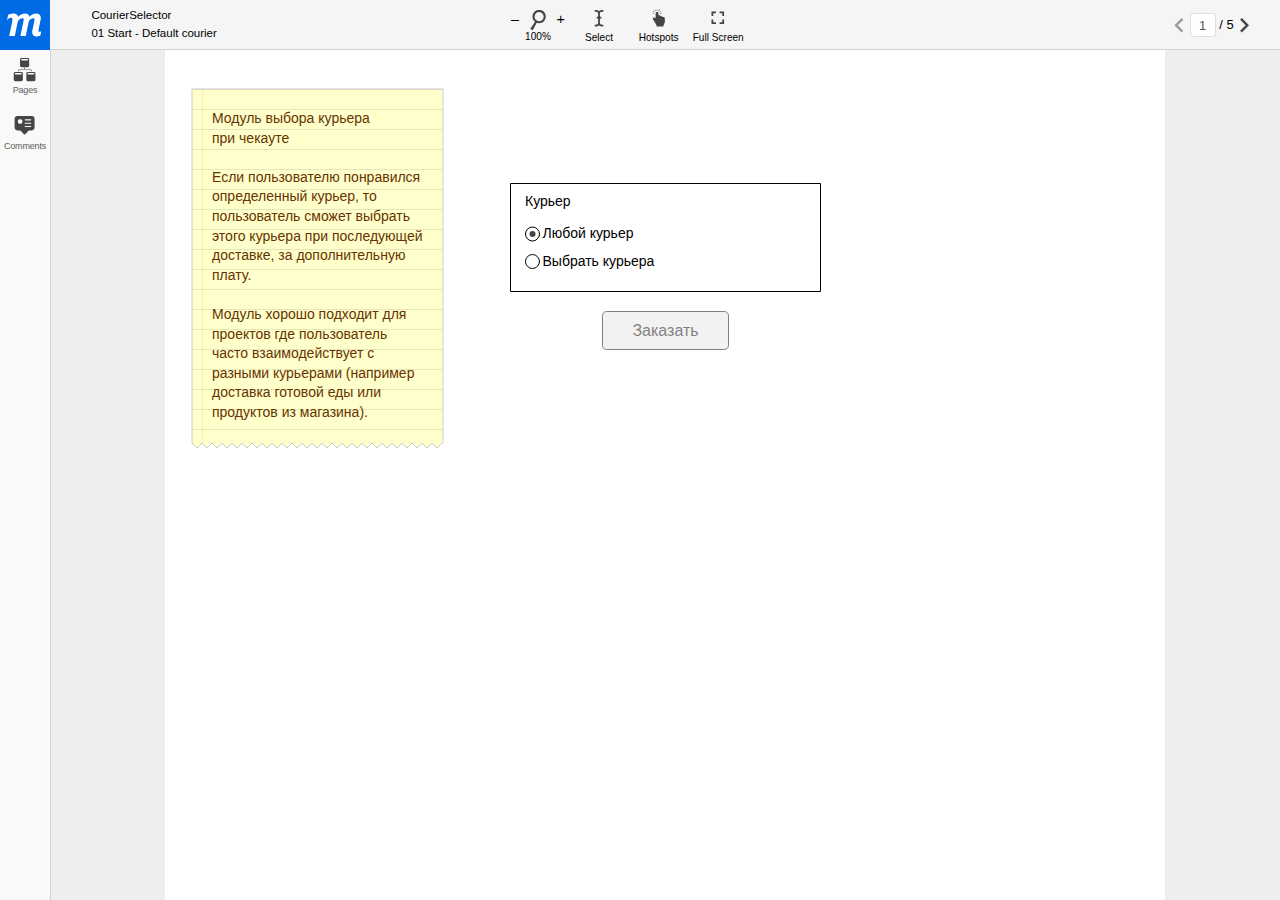
<file: moqups/CourierSelector/CourierSelector.html>
<!doctype html>
<html>
	<head>
		<meta charset="utf-8">
		<title>Moqups</title>
		<meta name="viewport" content="width=device-width, initial-scale=1.0, maximum-scale=1.0, user-scalable=no">
		<link rel="stylesheet" type="text/css" href="./assets/fonts/googlefonts/fonts.css">
	    <link rel="stylesheet" type="text/css" href="./css/af2a1ed40065034d82324d0e57ae16bb.css">
	    <link rel="stylesheet" type="text/css" href="./css/1657ad74ea94b8e4e4075af502550ca5.css">
	    <link rel="stylesheet" type="text/css" href="./css/8625572b976ec1c1010f93d16cb6f5c0.css">
	<link href="css/offlineviewer.af235fd899daac994f56.css" rel="stylesheet"></head>
	<body class='unselectable'>
		<div id='svg-injector'></div>
		<div id='app'></div>
		<script type="text/javascript" src="assets/data.js"></script>
	<script type="text/javascript" src="js/offlineviewer.ed2e8ec895e0c83bc8aa.js"></script></body>
</html>
</file>
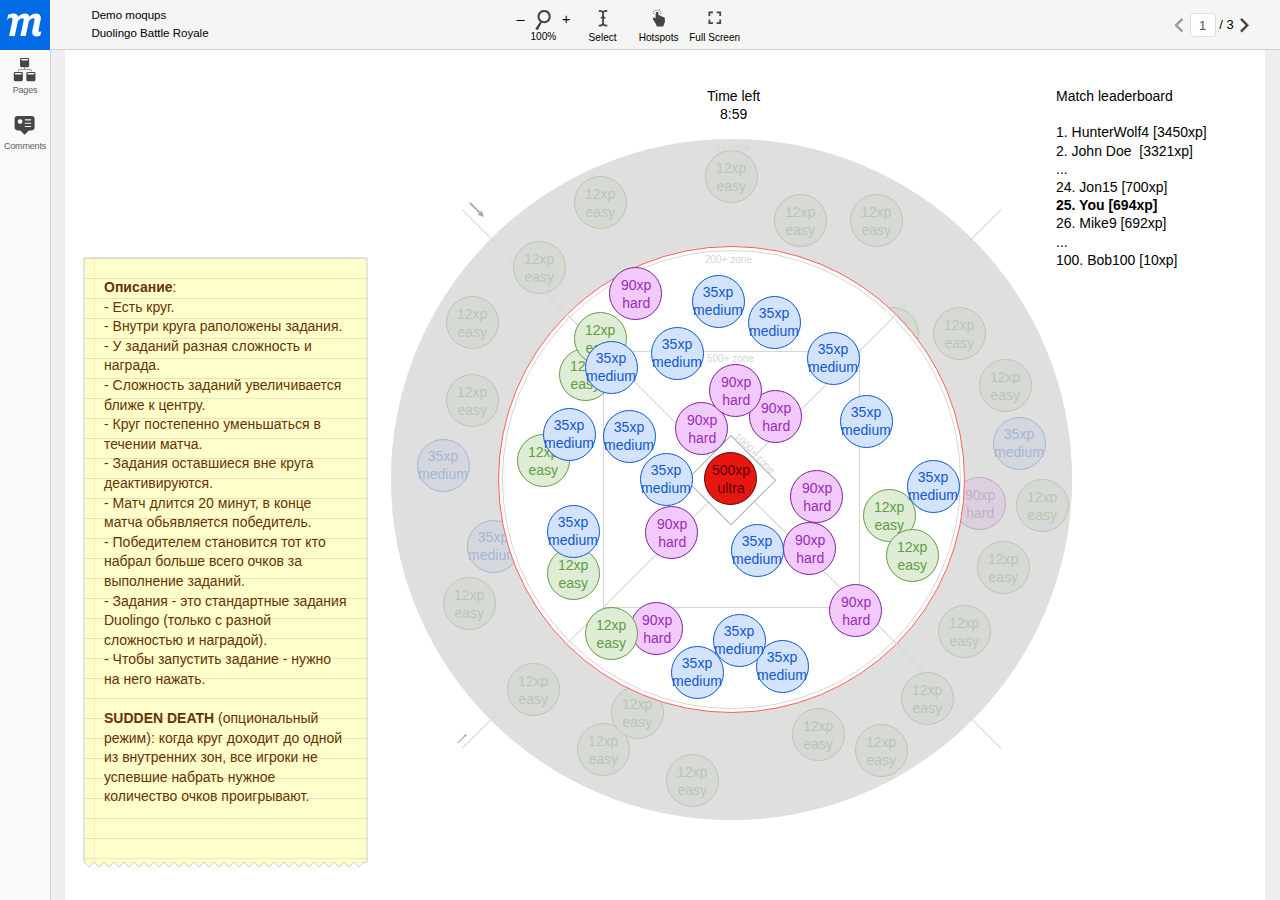
<file: moqups/demo_moqups/demo_moqups.html>
<!doctype html>
<html>
	<head>
		<meta charset="utf-8">
		<title>Moqups</title>
		<meta name="viewport" content="width=device-width, initial-scale=1.0, maximum-scale=1.0, user-scalable=no">
		<link rel="stylesheet" type="text/css" href="./assets/fonts/googlefonts/fonts.css">
	    <link rel="stylesheet" type="text/css" href="./css/af2a1ed40065034d82324d0e57ae16bb.css">
	    <link rel="stylesheet" type="text/css" href="./css/1657ad74ea94b8e4e4075af502550ca5.css">
	    <link rel="stylesheet" type="text/css" href="./css/8625572b976ec1c1010f93d16cb6f5c0.css">
	<link href="css/offlineviewer.1a59074843a96d071aa9.css" rel="stylesheet"></head>
	<body class='unselectable'>
		<div id='svg-injector'></div>
		<div id='app'></div>
		<script type="text/javascript" src="assets/data.js"></script>
	<script type="text/javascript" src="js/offlineviewer.b7f95746a15201d5991a.js"></script></body>
</html>
</file>
<file: css/style.css>
@font-face {
  font-family: 'Asap';
  font-style: normal;
  font-weight: 400;
  src: url('Asap-Regular.woff2') format('woff2'),
       url('Asap-Regular.ttf') format('truetype');
}

@font-face {
  font-family: 'Asap';
  font-style: normal;
  font-weight: 700;
  src: url('Asap-Bold.woff2') format('woff2'),
       url('Asap-Bold.ttf') format('truetype');
}

* {
  box-sizing: border-box;
}

img {
  max-width: 100%;
}

body {
  font-family: 'Asap', sans-serif;
  font-size: 18px;
  line-height: 1.6;
  background-color: #fff;

  padding: 20px;
  margin: 0 auto;
  max-width: 1920px;
}

@media (max-width: 400px) {
  body {
    padding: 10px;
  }
}

.welcome-text {
  font-size: 28px;
  text-align: center;
}

.contact-me-bottom {
  font-size: 28px;
  text-align: center;
}

.contact-me-bottom--prototypes-list {
  font-size: 18px;
}

@media (max-width: 400px) {
  .welcome-text {
    font-size: 22px;
  }

  .contact-me-bottom {
    font-size: 22px;
  }

  .contact-me-bottom--prototypes-list {
    font-size: 18px;
  }
}

.welcome-image {
  margin-bottom: 5px;
}

.hello {
  font-size: 115px;
  line-height: 1;
  font-weight: 700;
  margin-top: 25px;
  margin-bottom: 25px;
}

@media (max-width: 400px) {
  .hello {
    font-size: 95px;
  }
}

.projects-title {
  font-size: 28px;
  margin-top: 50px;
  margin-bottom: 50px;
  text-align: center;
}

@media (max-width: 400px) {
  .projects-title {
    font-size: 22px;
  }
}

.projects-list {
  display: flex;
  flex-wrap: wrap;
  align-items: stretch;
  max-width: 1280px;
  margin: auto;
}

.projects-item {
  flex-grow: 1;
  flex-shrink: 1;
  flex-basis: 33%;
  padding: 20px;
  margin-bottom: 50px;
}

@media (max-width: 400px) {
  .projects-item {
    flex-basis: 100%;
  }
}

.projects-item-logo {
  max-width: 300px;
  min-height: 80px;
}

.projects-item-logo img {
  max-height: 60px;
}

.projects-item--insider .projects-item-logo img {
  background-color: #1d1d1d;
  padding: 10px;
}

path#path4508-7 {
  animation: 1s ease-in-out infinite handwave2;
}

@keyframes handwave {
  0% { transform: rotate(0deg); }
  50% { transform: rotate(20deg); }
  100% { transform: rotate(0deg); }
}

@keyframes handwave2 {
  0% { transform: translateX(0) translateY(1px); }
  50% { transform: translateX(3px) translateY(-1px); }
  100% { transform: translateX(0) translateY(1px); }
}

.prototypes-list .projects-item-link {
  font-size: 24px;
  font-weight: bold;
}
</file>
<file: old/css/style.css>
body {
  padding: 40px 80px;
  margin: 0;
  font-family: sans-serif;
  font-size: 12px;
  background: #fff;
  color: #000;
}

ul {
  padding: 0;
  margin: 0;
}

::selection {
  background: rgb(243, 61, 15);
  color: #fff;
}

.header {
  font-size: 16px;
  color: #000;
  display: table;
}

.logo {
  vertical-align: middle;
  display: table-cell;
  cursor: default;
}

.logo span {
  display: table-cell;
  vertical-align: middle;
  text-align: center;
  width: 60px;
  height: 60px;
  border: 1px solid #000;
}

.filter {
  vertical-align: middle;
  padding: 20px;
  padding-left: 35px;
  display: table-cell;
}

.filter ul {
  position: relative;
}

.filter ul::after {
  content: '';
  width: 100%;
  height: 1px;
  background: #000;
  position: absolute;
  top: 50%;
  left: 0;
  z-index: 1;
}

.filter li {
  background: #fff;
  position: relative;
  z-index: 5;
  display: inline-block;
  vertical-align: top;
  padding: 10px 15px;
  cursor: pointer;
  outline: 1px solid transparent;
  outline-offset: -10px;
  -webkit-transition: all 0.3s, color 0.1s;
  -moz-transition: all 0.3s, color 0.1s;
  -ms-transition: all 0.3s, color 0.1s;
  -o-transition: all 0.3s, color 0.1s;
  transition: all 0.3s, color 0.1s;
}

.filter li:hover {
  color: #666;
}

.filter li.active {
  color: #000;
  outline: 1px solid #000;
  outline-offset: 0;
}

.about {
  padding: 30px;
  position: absolute;
  left: 920px;
}

.about span {
  cursor: pointer;
  text-decoration: underline;
}

.about .text {
  display: none;
  padding: 30px;
  outline: 1px solid #000;
  position: absolute;
  top: 0;
  right: 0;
  z-index: 10;
  background: #fff;
  font-size: 14px;
  width: 190px;
}

.about .close {
  position: absolute;
  right: 10px;
  top: 10px;
  cursor: pointer;
}

.content {
  margin-top: 30px;
  margin-bottom: 30px;
}

.works {
  display: inline-block;
  vertical-align: top;
  width: 1206px;
}

.works ul {
  margin-bottom: 50px;
  display: inline-block;
  vertical-align: top;
  width: 940px;
}

.works li {
  display: inline-block;
  vertical-align: top;
  list-style: none;
  margin-bottom: 20px;
  -webkit-transition: all 0.3s;
  -moz-transition: all 0.3s;
  -ms-transition: all 0.3s;
  -o-transition: all 0.3s;
  transition: all 0.3s;
}

.works li:hover {
  box-shadow: -5px -5px 10px #ccc;
  z-index: 5;
}

.works li img {
  -webkit-transition: all 0.3s;
  -moz-transition: all 0.3s;
  -ms-transition: all 0.3s;
  -o-transition: all 0.3s;
  transition: all 0.3s;
  width: 300px;
}

.works li:hover img {
  width: 310px;
}

.works li.w2 img {
  width: 620px;
}

.works li.w2:hover img {
  width: 630px;
}

.works li.w3 img {
  width: 940px;
}

.works li.w3:hover img {
  width: 950px;
}

.works > div {
  position: relative;
}

.works li a {
  opacity: 0;
  background: rgba(255, 255, 255, 0.3);
  position: absolute;
  top: 0;
  left: 0;
  width: 100%;
  height: 100%;
  -webkit-transition: all 0.3s;
  -moz-transition: all 0.3s;
  -ms-transition: all 0.3s;
  -o-transition: all 0.3s;
  transition: all 0.3s;
  text-decoration: none;
  text-align: center;
}

.works li:hover a {
  opacity: 1
}

.works li a span {
  position: absolute;
  top: 0;
  display: block;
  font-size: 12px;
  width: 100%;
  background: #333;
  background: #fff;
  color: #000;
  padding-top: 10px;
  padding-bottom: 10px;
}

.works .info {
  width: 190px;
  position: absolute;
  top: 1px;
  right: 1px;
  line-height: 24px;
  padding: 15px;
  background: #fff;
  z-index: 5;
  margin-bottom: 4px;
  border: 1px solid #000;
  color: #000;
}

.works .info .title {
  font-weight: bold;
}

.works .info .services {
  font-style: italic;
}

.works .info .controls {
  position: absolute;
  bottom: -35px;
  left: 0;
  width: 100%;
  text-align: center;
}

.works .info .prev,
.works .info .next {
  cursor: pointer;
  position: absolute;
  top: 0;
}

.works .info .prev:hover,
.works .info .next:hover {
  color: #666;
}
.works .info .prev {
  left: 0;
}

.works .info .next {
  right: 0;
}

.works .info .disabled {
  color: #666;
  cursor: default;
  opacity: 0.5;
}
</file>
<file: demos/spacecat/theme.css>
/*
Make my job easy - fill in the details exactly where you see 'em between the --- ---! Leave things blank if necessary..

<option
data-author="---John Jack---"
data-link="--- ---" 
data-scheme="--- ---">
---SpaceCat---
</option>
							
							
Thanks :)
						
*/


/*
and get styling!
try to remember to put the class ".webdesigntuts-workshop" before every style declaration, that way I won't have to come back and do it :) 
*/

@import url(http://fonts.googleapis.com/css?family=Press+Start+2P);

body {
	font-size: 12px;
	position: relative;
	background-color: #114475;
	overflow: hidden;

	background-image:
		-webkit-radial-gradient(white, rgba(255,255,255,.2) 2px, transparent 40px), 
		-webkit-radial-gradient(white, rgba(255,255,255,.15) 1px, transparent 30px), 
		-webkit-radial-gradient(white, rgba(255,255,255,.1) 2px, transparent 40px), 
		-webkit-radial-gradient(rgba(255,255,255,.4), rgba(255,255,255,.1) 2px, transparent 30px);
	background-image: 
		-moz-radial-gradient(white, rgba(255,255,255,.2) 2px, transparent 40px), 
		-moz-radial-gradient(white, rgba(255,255,255,.15) 1px, transparent 30px), 
		-moz-radial-gradient(white, rgba(255,255,255,.1) 2px, transparent 40px), 
		-moz-radial-gradient(rgba(255,255,255,.4), rgba(255,255,255,.1) 2px, transparent 30px);
	background-image: 
		-o-radial-gradient(white, rgba(255,255,255,.2) 2px, transparent 40px), 
		-o-radial-gradient(white, rgba(255,255,255,.15) 1px, transparent 30px), 
		-o-radial-gradient(white, rgba(255,255,255,.1) 2px, transparent 40px), 
		-o-radial-gradient(rgba(255,255,255,.4), rgba(255,255,255,.1) 2px, transparent 30px);
	background-image: 
		-ms-radial-gradient(white, rgba(255,255,255,.2) 2px, transparent 40px), 
		-ms-radial-gradient(white, rgba(255,255,255,.15) 1px, transparent 30px), 
		-ms-radial-gradient(white, rgba(255,255,255,.1) 2px, transparent 40px), 
		-ms-radial-gradient(rgba(255,255,255,.4), rgba(255,255,255,.1) 2px, transparent 30px);
	background-image: 
		radial-gradient(white, rgba(255,255,255,.2) 2px, transparent 40px), 
		radial-gradient(white, rgba(255,255,255,.15) 1px, transparent 30px), 
		radial-gradient(white, rgba(255,255,255,.1) 2px, transparent 40px), 
		radial-gradient(rgba(255,255,255,.4), rgba(255,255,255,.1) 2px, transparent 30px);

	-webkit-background-size: 550px 550px, 350px 350px, 250px 250px, 1150px 150px;
	-moz-background-size: 550px 550px, 350px 350px, 250px 250px, 1150px 150px;
	background-size: 550px 550px, 350px 350px, 250px 250px, 1150px 150px;
	background-position: 0 0, 40px 60px, 130px 270px, 70px 100px;

	-webkit-animation: space 1s infinite linear;
	-moz-animation: space 1s infinite linear;
	-ms-animation: space 1s infinite linear;
	-o-animation: space 1s infinite linear;
	animation: space 1s infinite linear;
}


.webdesigntuts-workshop form {	
	text-align:center;
	position: relative;
	/*compensate for info div */
	/*margin-left: 20em;*/

}

.webdesigntuts-workshop button {
	position: absolute;
	right:-250%;
	top:200px;
	background: url('nyan.png') no-repeat ;
	border:none;
	color:transparent;
	width:500px;
	height:500px;
	font-size:1px;

	-webkit-transition: all 1.5s ease-out;
	-moz-transition: all 1.5s ease-out;
	-o-transition: all 1.5s ease-out;
	-ms-transition: all 1.5s ease-out;
	transition: all 1.5s ease-out;
	-webkit-animation: cat 1s infinite ease-in;
	-moz-animation: cat 1s infinite ease-in;
	-ms-animation: cat 1s infinite ease-in;
	-o-animation: cat 1s infinite ease-in;
	animation: cat 1s infinite ease-in;
}

.webdesigntuts-workshop input:focus ~ button {
    left:0;
    right:0;
    margin-left:auto;
    margin-right:auto;	
}

.webdesigntuts-workshop button:before{
	content:'';
	width:611px;
	height: 500px;
	position: absolute;
	left:-555px;
	top:0px;
	background: url('dash.png') no-repeat;
	z-index:-1;
}

.webdesigntuts-workshop input {
	margin-top:5px;
	width: 520px;
	font-size:20px;
	line-height:30px;
	padding-left:5px;
	border:3px solid black;
	box-shadow:0px 0px 0px 5px #ffcc99;
	vertical-align:top;
	font-family: 'Press Start 2P', cursive;
	background: #c7c7c7;
	color:black;
	text-align:center;
	text-transform: uppercase;
}

.webdesigntuts-workshop input::-webkit-input-placeholder {color:black;}
.webdesigntuts-workshop input:focus::-webkit-input-placeholder {color:gray;}
.webdesigntuts-workshop input:-moz-placeholder {color:black;}


@-moz-keyframes space {
0%   {background-position: 0 0, 40px 60px, 130px 270px, 70px 100px;}
100% {background-position: -1100px 0, -310px 60px, -380px 270px, -1080px 100px;}
}

@-webkit-keyframes "space" {
0%   {background-position: 0 0, 40px 60px, 130px 270px, 70px 100px;}
100% {background-position: -1100px 0, -310px 60px, -380px 270px, -1080px 100px;}
}

@-ms-keyframes "space" {
0%   {background-position: 0 0, 40px 60px, 130px 270px, 70px 100px;}
100% {background-position: -1100px 0, -310px 60px, -380px 270px, -1080px 100px;}
}

@-o-keyframes "space" {
0%   {background-position: 0 0, 40px 60px, 130px 270px, 70px 100px;}
100% {background-position: -1100px 0, -310px 60px, -380px 270px, -1080px 100px;}
}

@keyframes "space" {
0%   {background-position: 0 0, 40px 60px, 130px 270px, 70px 100px;}
100% {background-position: -1100px 0, -310px 60px, -380px 270px, -1080px 100px;}
}


@-moz-keyframes cat {
0%   {margin-top: 0px;}
50%  {margin-top: -20px;}
100% {margin-top: 0px;}
}

@-webkit-keyframes "cat" {
0%   {margin-top: 0px;}
50%  {margin-top: -20px;}
100% {margin-top: 0px;}
}

@-ms-keyframes "cat" {
0%   {margin-top: 0px;}
50%  {margin-top: -20px;}
100% {margin-top: 0px;}
}

@-o-keyframes "cat" {
0%   {margin-top: 0px;}
50%  {margin-top: -20px;}
100% {margin-top: 0px;}
}

@keyframes "cat" {
0%   {margin-top: 0px;}
50%  {margin-top: -20px;}
100% {margin-top: 0px;}
}

/*
when you're done, zip it all up and send it over to me here: http://www.formstack.com/forms/envato-tuts_workshop
*/
</file>
<file: moqups/cjm-html/resources/css/axure_rp_page.css>
﻿/* so the window resize fires within a frame in IE7 */
html, body {
    height: 100%;
}

.mobileFrameCursor div * {
    cursor: inherit !important;
}

a {
    color: inherit;
}

p {
    margin: 0px;
    text-rendering: optimizeLegibility;
    font-feature-settings: "kern" 1;
    -webkit-font-feature-settings: "kern";
    -moz-font-feature-settings: "kern";
    -moz-font-feature-settings: "kern=1";
    font-kerning: normal;
}

ul {
    margin:0px;
}

iframe {
    background: #FFFFFF;
}

/* to match IE with C, FF */
input {
    padding: 1px 0px 1px 0px;
    box-sizing: border-box;
    -moz-box-sizing: border-box;
}

input[type=text]::-ms-clear {
    width: 0;
    height: 0;
    display: none;
}

textarea {
    margin: 0px;
    box-sizing: border-box;
    -moz-box-sizing: border-box;
}

.focused:focus, .selectedFocused:focus {
    outline: none;
}

div.intcases {
    font-family: arial; 
    font-size: 12px;
    text-align:left; 
    border:1px solid #AAA; 
    background:#FFF none repeat scroll 0% 0%; 
    z-index:9999; 
    visibility:hidden; 
    position:absolute;
    padding: 0px;
    border-radius: 3px;
    white-space: nowrap;
}

div.intcaselink {
    cursor: pointer;
    padding: 3px 8px 3px 8px;
    margin: 5px;
    background:#EEE none repeat scroll 0% 0%; 
    border:1px solid #AAA;
    border-radius: 3px;
}

div.refpageimage {
    position: absolute;
    left: 0px;
    top: 0px;
    font-size: 0px;
    width: 16px;
    height: 16px;
    cursor: pointer;
    background-image: url(images/newwindow.gif);
    background-repeat: no-repeat;
}

div.annnoteimage {
    position: absolute;
    left: 0px;
    top: 0px;
    font-size: 0px;
    /*width: 16px;
    height: 12px;*/
    cursor: help;
    /*background-image: url(images/note.gif);*/
    /*background-repeat: no-repeat;*/
    width: 13px;
    height: 12px;
    padding-top: 1px;
    text-align: center;
    background-color: #138CDD;
    -moz-box-shadow: 1px 1px 3px #aaa;
    -webkit-box-shadow: 1px 1px 3px #aaa;
    box-shadow: 1px 1px 3px #aaa;
}

div.annnoteline {
    display: inline-block;
    width: 9px;
    height: 1px;
    border-bottom: 1px solid white;
    margin-top: 1px;
}

div.annnotelabel {
    /*position: absolute;
    left: 0px;
    top: 0px;*/
    font-family: Helvetica,Arial;
    white-space: nowrap;
    
    padding-top: 1px;
    background-color: #fff849;
    font-size: 10px;
    font-weight: bold;
    line-height: 14px;
    margin-right: 3px;
    padding: 0px 4px;
    color: #000;

    -moz-box-shadow: 1px 1px 3px #aaa;
    -webkit-box-shadow: 1px 1px 3px #aaa;
    box-shadow: 1px 1px 3px #aaa;
}

div.annnote {
    display: flex;
    position: absolute;
    cursor: help;
    line-height: 14px;
}

.annotation {
    font-size: 12px;
    padding-left: 2px;
    margin-bottom: 5px;
}

.annotationName {
    /*font-size: 13px;
    font-weight: bold;
    margin-bottom: 3px;
    white-space: nowrap;*/

    font-family: 'Trebuchet MS';
    font-size: 14px;
    font-weight: bold;
    margin-bottom: 5px;
    white-space: nowrap;
}

.annotationValue {
    font-family: Arial, Helvetica, Sans-Serif;
    font-size: 12px;
    color: #4a4a4a;
    line-height: 21px;
    margin-bottom: 20px;
}

.noteLink {
    text-decoration: inherit;
    color: inherit;
}

.noteLink:hover {
    background-color: white;
}

/* this is a fix for the issue where dialogs jump around and takes the text-align from the body */
.dialogFix {
    position:absolute;
    text-align:left;
    border: 1px solid #8f949a;
}


@keyframes pulsate {
  from {
    box-shadow: 0 0 10px #15d6ba;
  }
  to {
    box-shadow: 0 0 20px #15d6ba;
  }
}

@-webkit-keyframes pulsate {
  from {
    -webkit-box-shadow: 0 0 10px #15d6ba;
    box-shadow: 0 0 10px #15d6ba;
  }
  to {
    -webkit-box-shadow: 0 0 20px #15d6ba;
    box-shadow: 0 0 20px #15d6ba;
  }
}
 
@-moz-keyframes pulsate {
  from {
    -moz-box-shadow: 0 0 10px #15d6ba;
    box-shadow: 0 0 10px #15d6ba;
  }
  to {
    -moz-box-shadow: 0 0 20px #15d6ba;
    box-shadow: 0 0 20px #15d6ba;
  }
}

.legacyPulsateBorder {
    /*border: 5px solid #15d6ba;
    margin: -5px;*/
    -moz-box-shadow: 0 0 10px 3px #15d6ba;
    box-shadow: 0 0 10px 3px #15d6ba;
}

.pulsateBorder {
  animation-name: pulsate;
  animation-timing-function: ease-in-out;
  animation-duration: 0.9s;
  animation-iteration-count: infinite;
  animation-direction: alternate;
  
  -webkit-animation-name: pulsate;
  -webkit-animation-timing-function: ease-in-out;
  -webkit-animation-duration: 0.9s;
  -webkit-animation-iteration-count: infinite;
  -webkit-animation-direction: alternate;

  -moz-animation-name: pulsate;
  -moz-animation-timing-function: ease-in-out;
  -moz-animation-duration: 0.9s;
  -moz-animation-iteration-count: infinite;
  -moz-animation-direction: alternate;
}

.ax_default_hidden, .ax_default_unplaced{
    display: none;
    visibility: hidden;
}

.widgetNoteSelected {
    -moz-box-shadow: 0 0 10px 3px #138CDD;
    box-shadow: 0 0 10px 3px #138CDD;
    /*-moz-box-shadow: 0 0 20px #3915d6;
    box-shadow: 0 0 20px #3915d6;*/
    /*border: 3px solid #3915d6;*/
    /*margin: -3px;*/
}


.singleImg {
    display: none;
    visibility: hidden;
}

#ios-safari {
    overflow: auto;
    -webkit-overflow-scrolling: touch;
}

#ios-safari-html {
    display: block;
    overflow: auto;
    -webkit-overflow-scrolling: touch;
    position: absolute;
    top: 0;
    left: 0;
    right: 0;
    bottom: 0;
}

#ios-safari-fixed {
    position: absolute;
    pointer-events: none;
    width: initial;
}

#ios-safari-fixed div {
    pointer-events: auto;
}
</file>
<file: moqups/cjm-html/data/styles.css>
﻿.ax_default {
  font-family:'Arial';
  font-weight:400;
  font-style:normal;
  font-size:13px;
  letter-spacing:normal;
  color:#333333;
  vertical-align:none;
  text-align:center;
  line-height:normal;
  text-transform:none;
}
.box_1 {
}
.primary_button {
  color:#FFFFFF;
}
.checkbox {
  text-align:left;
}
.label {
  font-size:14px;
  text-align:left;
}
.text_link {
  color:#0000FF;
}
.text_link_mouse_over {
}
.text_link_mouse_down {
}
.shape {
}
.image {
}
.heading_1 {
  font-family:'Arial';
  font-weight:bold;
  font-style:normal;
  font-size:32px;
  text-align:left;
}
.heading_2 {
  font-family:'Arial';
  font-weight:bold;
  font-style:normal;
  font-size:24px;
  text-align:left;
}
.heading_3 {
  font-family:'Arial';
  font-weight:bold;
  font-style:normal;
  font-size:18px;
  text-align:left;
}
.heading_4 {
  font-family:'Arial';
  font-weight:bold;
  font-style:normal;
  font-size:14px;
  text-align:left;
}
.heading_5 {
  font-family:'Arial';
  font-weight:bold;
  font-style:normal;
  text-align:left;
}
.heading_6 {
  font-family:'Arial';
  font-weight:bold;
  font-style:normal;
  font-size:10px;
  text-align:left;
}
.paragraph {
  text-align:left;
}
.form_hint {
  color:#999999;
}
.form_disabled {
}
.line {
}
.sticky_1 {
  text-align:left;
}
.box_3 {
}
.shape1 {
}
.ellipse {
}
.icon {
}
.button {
}
.line1 {
}
.link_button {
  color:#169BD5;
}
.text_field {
  color:#000000;
  text-align:left;
}
textarea, select, input, button { outline: none; }
</file>
<file: moqups/cjm-html/files/customer_journey_map/styles.css>
﻿body {
  margin:0px;
  background-image:none;
  position:relative;
  left:0px;
  width:4900px;
  margin-left:auto;
  margin-right:auto;
  text-align:left;
}
.form_sketch {
  border-color:transparent;
  background-color:transparent;
}
#base {
  position:absolute;
  z-index:0;
}
#u0 {
  border-width:0px;
  position:absolute;
  left:0px;
  top:0px;
  width:0px;
  height:0px;
}
#u1_div {
  border-width:0px;
  position:absolute;
  left:0px;
  top:0px;
  width:4229px;
  height:100px;
  background:inherit;
  background-color:rgba(239, 255, 243, 1);
  box-sizing:border-box;
  border-width:1px;
  border-style:solid;
  border-color:rgba(121, 121, 121, 1);
  border-radius:0px;
  -moz-box-shadow:none;
  -webkit-box-shadow:none;
  box-shadow:none;
}
#u1 {
  border-width:0px;
  position:absolute;
  left:459px;
  top:507px;
  width:4229px;
  height:100px;
  display:flex;
}
#u1 .text {
  position:absolute;
  align-self:center;
  padding:2px 2px 2px 2px;
  box-sizing:border-box;
  width:100%;
}
#u1_text {
  border-width:0px;
  word-wrap:break-word;
  text-transform:none;
  visibility:hidden;
}
#u2_div {
  border-width:0px;
  position:absolute;
  left:0px;
  top:0px;
  width:185px;
  height:86px;
  background:inherit;
  background-color:rgba(255, 255, 255, 0);
  border:none;
  border-radius:0px;
  -moz-box-shadow:none;
  -webkit-box-shadow:none;
  box-shadow:none;
  font-family:'Arial Bold', 'Arial';
  font-weight:700;
  font-style:normal;
  font-size:75px;
  color:rgba(166, 214, 176, 0.447058823529412);
}
#u2 {
  border-width:0px;
  position:absolute;
  left:562px;
  top:514px;
  width:185px;
  height:86px;
  display:flex;
  font-family:'Arial Bold', 'Arial';
  font-weight:700;
  font-style:normal;
  font-size:75px;
  color:rgba(166, 214, 176, 0.447058823529412);
}
#u2 .text {
  position:absolute;
  align-self:flex-start;
  padding:0px 0px 0px 0px;
  box-sizing:border-box;
  width:100%;
}
#u2_text {
  border-width:0px;
  white-space:nowrap;
  text-transform:none;
}
#u3_div {
  border-width:0px;
  position:absolute;
  left:0px;
  top:0px;
  width:4229px;
  height:267px;
  background:inherit;
  background-color:rgba(239, 250, 255, 1);
  box-sizing:border-box;
  border-width:1px;
  border-style:solid;
  border-color:rgba(121, 121, 121, 1);
  border-radius:0px;
  -moz-box-shadow:none;
  -webkit-box-shadow:none;
  box-shadow:none;
}
#u3 {
  border-width:0px;
  position:absolute;
  left:459px;
  top:606px;
  width:4229px;
  height:267px;
  display:flex;
}
#u3 .text {
  position:absolute;
  align-self:center;
  padding:2px 2px 2px 2px;
  box-sizing:border-box;
  width:100%;
}
#u3_text {
  border-width:0px;
  word-wrap:break-word;
  text-transform:none;
  visibility:hidden;
}
#u4_div {
  border-width:0px;
  position:absolute;
  left:0px;
  top:0px;
  width:4229px;
  height:653px;
  background:inherit;
  background-color:rgba(255, 254, 239, 1);
  box-sizing:border-box;
  border-width:1px;
  border-style:solid;
  border-color:rgba(121, 121, 121, 1);
  border-radius:0px;
  -moz-box-shadow:none;
  -webkit-box-shadow:none;
  box-shadow:none;
}
#u4 {
  border-width:0px;
  position:absolute;
  left:459px;
  top:872px;
  width:4229px;
  height:653px;
  display:flex;
}
#u4 .text {
  position:absolute;
  align-self:center;
  padding:2px 2px 2px 2px;
  box-sizing:border-box;
  width:100%;
}
#u4_text {
  border-width:0px;
  word-wrap:break-word;
  text-transform:none;
  visibility:hidden;
}
#u5_div {
  border-width:0px;
  position:absolute;
  left:0px;
  top:0px;
  width:714px;
  height:173px;
  background:inherit;
  background-color:rgba(255, 255, 255, 0);
  border:none;
  border-radius:0px;
  -moz-box-shadow:none;
  -webkit-box-shadow:none;
  box-shadow:none;
  font-family:'Arial Bold', 'Arial';
  font-weight:700;
  font-style:normal;
  font-size:150px;
  color:rgba(166, 205, 214, 0.247058823529412);
}
#u5 {
  border-width:0px;
  position:absolute;
  left:562px;
  top:655px;
  width:714px;
  height:173px;
  display:flex;
  font-family:'Arial Bold', 'Arial';
  font-weight:700;
  font-style:normal;
  font-size:150px;
  color:rgba(166, 205, 214, 0.247058823529412);
}
#u5 .text {
  position:absolute;
  align-self:flex-start;
  padding:0px 0px 0px 0px;
  box-sizing:border-box;
  width:100%;
}
#u5_text {
  border-width:0px;
  white-space:nowrap;
  text-transform:none;
}
#u6_div {
  border-width:0px;
  position:absolute;
  left:0px;
  top:0px;
  width:1791px;
  height:528px;
  background:inherit;
  background-color:rgba(255, 255, 255, 0);
  border:none;
  border-radius:0px;
  -moz-box-shadow:none;
  -webkit-box-shadow:none;
  box-shadow:none;
  font-family:'Arial Bold', 'Arial';
  font-weight:700;
  font-style:normal;
  font-size:460px;
  color:rgba(214, 209, 166, 0.447058823529412);
}
#u6 {
  border-width:0px;
  position:absolute;
  left:531px;
  top:940px;
  width:1791px;
  height:528px;
  display:flex;
  font-family:'Arial Bold', 'Arial';
  font-weight:700;
  font-style:normal;
  font-size:460px;
  color:rgba(214, 209, 166, 0.447058823529412);
}
#u6 .text {
  position:absolute;
  align-self:flex-start;
  padding:0px 0px 0px 0px;
  box-sizing:border-box;
  width:100%;
}
#u6_text {
  border-width:0px;
  white-space:nowrap;
  text-transform:none;
}
#u7 {
  border-width:0px;
  position:absolute;
  left:0px;
  top:0px;
  width:0px;
  height:0px;
}
#u8_div {
  border-width:0px;
  position:absolute;
  left:0px;
  top:0px;
  width:249px;
  height:1018px;
  background:inherit;
  background-color:rgba(255, 255, 255, 0);
  box-sizing:border-box;
  border-width:1px;
  border-style:solid;
  border-color:rgba(121, 121, 121, 1);
  border-radius:0px;
  -moz-box-shadow:none;
  -webkit-box-shadow:none;
  box-shadow:none;
  font-family:'Arial Bold', 'Arial';
  font-weight:700;
  font-style:normal;
}
#u8 {
  border-width:0px;
  position:absolute;
  left:459px;
  top:507px;
  width:249px;
  height:1018px;
  display:flex;
  font-family:'Arial Bold', 'Arial';
  font-weight:700;
  font-style:normal;
}
#u8 .text {
  position:absolute;
  align-self:center;
  padding:2px 2px 2px 2px;
  box-sizing:border-box;
  width:100%;
}
#u8_text {
  border-width:0px;
  word-wrap:break-word;
  text-transform:none;
  visibility:hidden;
}
#u9_div {
  border-width:0px;
  position:absolute;
  left:0px;
  top:0px;
  width:1242px;
  height:1018px;
  background:inherit;
  background-color:rgba(255, 255, 255, 0);
  box-sizing:border-box;
  border-width:1px;
  border-style:solid;
  border-color:rgba(121, 121, 121, 1);
  border-radius:0px;
  -moz-box-shadow:none;
  -webkit-box-shadow:none;
  box-shadow:none;
  font-family:'Arial Bold', 'Arial';
  font-weight:700;
  font-style:normal;
}
#u9 {
  border-width:0px;
  position:absolute;
  left:708px;
  top:507px;
  width:1242px;
  height:1018px;
  display:flex;
  font-family:'Arial Bold', 'Arial';
  font-weight:700;
  font-style:normal;
}
#u9 .text {
  position:absolute;
  align-self:center;
  padding:2px 2px 2px 2px;
  box-sizing:border-box;
  width:100%;
}
#u9_text {
  border-width:0px;
  word-wrap:break-word;
  text-transform:none;
  visibility:hidden;
}
#u10_div {
  border-width:0px;
  position:absolute;
  left:0px;
  top:0px;
  width:748px;
  height:1018px;
  background:inherit;
  background-color:rgba(255, 255, 255, 0);
  box-sizing:border-box;
  border-width:1px;
  border-style:solid;
  border-color:rgba(121, 121, 121, 1);
  border-radius:0px;
  -moz-box-shadow:none;
  -webkit-box-shadow:none;
  box-shadow:none;
  font-family:'Arial Bold', 'Arial';
  font-weight:700;
  font-style:normal;
}
#u10 {
  border-width:0px;
  position:absolute;
  left:1950px;
  top:507px;
  width:748px;
  height:1018px;
  display:flex;
  font-family:'Arial Bold', 'Arial';
  font-weight:700;
  font-style:normal;
}
#u10 .text {
  position:absolute;
  align-self:center;
  padding:2px 2px 2px 2px;
  box-sizing:border-box;
  width:100%;
}
#u10_text {
  border-width:0px;
  word-wrap:break-word;
  text-transform:none;
  visibility:hidden;
}
#u11_div {
  border-width:0px;
  position:absolute;
  left:0px;
  top:0px;
  width:746px;
  height:1018px;
  background:inherit;
  background-color:rgba(255, 255, 255, 0);
  box-sizing:border-box;
  border-width:1px;
  border-style:solid;
  border-color:rgba(121, 121, 121, 1);
  border-radius:0px;
  -moz-box-shadow:none;
  -webkit-box-shadow:none;
  box-shadow:none;
  font-family:'Arial Bold', 'Arial';
  font-weight:700;
  font-style:normal;
}
#u11 {
  border-width:0px;
  position:absolute;
  left:2698px;
  top:507px;
  width:746px;
  height:1018px;
  display:flex;
  font-family:'Arial Bold', 'Arial';
  font-weight:700;
  font-style:normal;
}
#u11 .text {
  position:absolute;
  align-self:center;
  padding:2px 2px 2px 2px;
  box-sizing:border-box;
  width:100%;
}
#u11_text {
  border-width:0px;
  word-wrap:break-word;
  text-transform:none;
  visibility:hidden;
}
#u12_div {
  border-width:0px;
  position:absolute;
  left:0px;
  top:0px;
  width:497px;
  height:1018px;
  background:inherit;
  background-color:rgba(255, 255, 255, 0);
  box-sizing:border-box;
  border-width:1px;
  border-style:solid;
  border-color:rgba(121, 121, 121, 1);
  border-radius:0px;
  -moz-box-shadow:none;
  -webkit-box-shadow:none;
  box-shadow:none;
  font-family:'Arial Bold', 'Arial';
  font-weight:700;
  font-style:normal;
}
#u12 {
  border-width:0px;
  position:absolute;
  left:3444px;
  top:507px;
  width:497px;
  height:1018px;
  display:flex;
  font-family:'Arial Bold', 'Arial';
  font-weight:700;
  font-style:normal;
}
#u12 .text {
  position:absolute;
  align-self:center;
  padding:2px 2px 2px 2px;
  box-sizing:border-box;
  width:100%;
}
#u12_text {
  border-width:0px;
  word-wrap:break-word;
  text-transform:none;
  visibility:hidden;
}
#u13_div {
  border-width:0px;
  position:absolute;
  left:0px;
  top:0px;
  width:747px;
  height:1018px;
  background:inherit;
  background-color:rgba(255, 255, 255, 0);
  box-sizing:border-box;
  border-width:1px;
  border-style:solid;
  border-color:rgba(121, 121, 121, 1);
  border-radius:0px;
  -moz-box-shadow:none;
  -webkit-box-shadow:none;
  box-shadow:none;
  font-family:'Arial Bold', 'Arial';
  font-weight:700;
  font-style:normal;
}
#u13 {
  border-width:0px;
  position:absolute;
  left:3941px;
  top:507px;
  width:747px;
  height:1018px;
  display:flex;
  font-family:'Arial Bold', 'Arial';
  font-weight:700;
  font-style:normal;
}
#u13 .text {
  position:absolute;
  align-self:center;
  padding:2px 2px 2px 2px;
  box-sizing:border-box;
  width:100%;
}
#u13_text {
  border-width:0px;
  word-wrap:break-word;
  text-transform:none;
  visibility:hidden;
}
#u14 {
  border-width:0px;
  position:absolute;
  left:0px;
  top:0px;
  width:0px;
  height:0px;
}
#u15_img {
  border-width:0px;
  position:absolute;
  left:-10px;
  top:-10px;
  width:22px;
  height:517px;
}
#u15p000 {
  border-width:0px;
  position:absolute;
  left:-250px;
  top:246px;
  width:502px;
  height:6px;
  -webkit-transform:rotate(90deg);
  -moz-transform:rotate(90deg);
  -ms-transform:rotate(90deg);
  transform:rotate(90deg);
}
#u15p000_img {
  border-width:0px;
  position:absolute;
  left:0px;
  top:0px;
  width:502px;
  height:6px;
}
#u15p001 {
  border-width:0px;
  position:absolute;
  left:-12px;
  top:-6px;
  width:26px;
  height:24px;
  -webkit-transform:rotate(90deg);
  -moz-transform:rotate(90deg);
  -ms-transform:rotate(90deg);
  transform:rotate(90deg);
}
#u15p001_img {
  border-width:0px;
  position:absolute;
  left:0px;
  top:0px;
  width:26px;
  height:24px;
}
#u15p002 {
  border-width:0px;
  position:absolute;
  left:-12px;
  top:480px;
  width:26px;
  height:24px;
  -webkit-transform:rotate(270deg);
  -moz-transform:rotate(270deg);
  -ms-transform:rotate(270deg);
  transform:rotate(270deg);
}
#u15p002_img {
  border-width:0px;
  position:absolute;
  left:0px;
  top:0px;
  width:26px;
  height:24px;
}
#u15 {
  border-width:0px;
  position:absolute;
  left:524px;
  top:950px;
  width:2px;
  height:497px;
  display:flex;
}
#u15 .text {
  position:absolute;
  align-self:center;
  padding:2px 2px 2px 2px;
  box-sizing:border-box;
  width:100%;
}
#u15_text {
  border-width:0px;
  word-wrap:break-word;
  text-transform:none;
  visibility:hidden;
}
#u16_div {
  border-width:0px;
  position:absolute;
  left:0px;
  top:0px;
  width:127px;
  height:17px;
  background:inherit;
  background-color:rgba(255, 255, 255, 0);
  border:none;
  border-radius:0px;
  -moz-box-shadow:none;
  -webkit-box-shadow:none;
  box-shadow:none;
  font-family:'PT Sans';
  font-weight:400;
  font-style:normal;
  color:#D7D7D7;
}
#u16 {
  border-width:0px;
  position:absolute;
  left:444px;
  top:979px;
  width:127px;
  height:17px;
  display:flex;
  -webkit-transform:rotate(270deg);
  -moz-transform:rotate(270deg);
  -ms-transform:rotate(270deg);
  transform:rotate(270deg);
  font-family:'PT Sans';
  font-weight:400;
  font-style:normal;
  color:#D7D7D7;
}
#u16 .text {
  position:absolute;
  align-self:flex-start;
  padding:0px 0px 0px 0px;
  box-sizing:border-box;
  width:100%;
}
#u16_text {
  border-width:0px;
  word-wrap:break-word;
  text-transform:none;
}
#u17_div {
  border-width:0px;
  position:absolute;
  left:0px;
  top:0px;
  width:94px;
  height:17px;
  background:inherit;
  background-color:rgba(255, 255, 255, 0);
  border:none;
  border-radius:0px;
  -moz-box-shadow:none;
  -webkit-box-shadow:none;
  box-shadow:none;
  font-family:'PT Sans';
  font-weight:400;
  font-style:normal;
  color:#D7D7D7;
}
#u17 {
  border-width:0px;
  position:absolute;
  left:461px;
  top:1393px;
  width:94px;
  height:17px;
  display:flex;
  -webkit-transform:rotate(270deg);
  -moz-transform:rotate(270deg);
  -ms-transform:rotate(270deg);
  transform:rotate(270deg);
  font-family:'PT Sans';
  font-weight:400;
  font-style:normal;
  color:#D7D7D7;
}
#u17 .text {
  position:absolute;
  align-self:flex-start;
  padding:0px 0px 0px 0px;
  box-sizing:border-box;
  width:100%;
}
#u17_text {
  border-width:0px;
  word-wrap:break-word;
  text-transform:none;
}
#u18_img {
  border-width:0px;
  position:absolute;
  left:-1px;
  top:-1px;
  width:4230px;
  height:5px;
}
#u18 {
  border-width:0px;
  position:absolute;
  left:460px;
  top:1198px;
  width:4227px;
  height:2px;
  display:flex;
  -webkit-transform:rotate(0.0102724790051319deg);
  -moz-transform:rotate(0.0102724790051319deg);
  -ms-transform:rotate(0.0102724790051319deg);
  transform:rotate(0.0102724790051319deg);
}
#u18 .text {
  position:absolute;
  align-self:center;
  padding:2px 2px 2px 2px;
  box-sizing:border-box;
  width:100%;
}
#u18_text {
  border-width:0px;
  word-wrap:break-word;
  text-transform:none;
  visibility:hidden;
}
#u19_div {
  border-width:0px;
  position:absolute;
  left:0px;
  top:0px;
  width:249px;
  height:100px;
  background:inherit;
  background-color:rgba(255, 255, 255, 0.498039215686275);
  box-sizing:border-box;
  border-width:1px;
  border-style:solid;
  border-color:rgba(121, 121, 121, 1);
  border-radius:0px;
  border-top-left-radius:0px;
  border-top-right-radius:0px;
  border-bottom-right-radius:0px;
  border-bottom-left-radius:0px;
  -moz-box-shadow:none;
  -webkit-box-shadow:none;
  box-shadow:none;
  font-family:'Arial Bold', 'Arial';
  font-weight:700;
  font-style:normal;
}
#u19 {
  border-width:0px;
  position:absolute;
  left:459px;
  top:507px;
  width:249px;
  height:100px;
  display:flex;
  font-family:'Arial Bold', 'Arial';
  font-weight:700;
  font-style:normal;
}
#u19 .text {
  position:absolute;
  align-self:center;
  padding:2px 2px 2px 2px;
  box-sizing:border-box;
  width:100%;
}
#u19_text {
  border-width:0px;
  word-wrap:break-word;
  text-transform:none;
}
#u20_div {
  border-width:0px;
  position:absolute;
  left:0px;
  top:0px;
  width:200px;
  height:120px;
  background:inherit;
  background-color:rgba(255, 255, 255, 0);
  border:none;
  border-radius:0px;
  -moz-box-shadow:none;
  -webkit-box-shadow:none;
  box-shadow:none;
}
#u20 {
  border-width:0px;
  position:absolute;
  left:726px;
  top:682px;
  width:200px;
  height:120px;
  display:flex;
}
#u20 .text {
  position:absolute;
  align-self:flex-start;
  padding:0px 0px 0px 0px;
  box-sizing:border-box;
  width:100%;
}
#u20_text {
  border-width:0px;
  word-wrap:break-word;
  text-transform:none;
}
#u21_div {
  border-width:0px;
  position:absolute;
  left:0px;
  top:0px;
  width:222px;
  height:60px;
  background:inherit;
  background-color:rgba(255, 255, 255, 0);
  border:none;
  border-radius:0px;
  -moz-box-shadow:none;
  -webkit-box-shadow:none;
  box-shadow:none;
}
#u21 {
  border-width:0px;
  position:absolute;
  left:473px;
  top:704px;
  width:222px;
  height:60px;
  display:flex;
}
#u21 .text {
  position:absolute;
  align-self:flex-start;
  padding:0px 0px 0px 0px;
  box-sizing:border-box;
  width:100%;
}
#u21_text {
  border-width:0px;
  word-wrap:break-word;
  text-transform:none;
}
#u22_img {
  border-width:0px;
  position:absolute;
  left:0px;
  top:0px;
  width:141px;
  height:93px;
}
#u22 {
  border-width:0px;
  position:absolute;
  left:756px;
  top:1002px;
  width:141px;
  height:93px;
  display:flex;
}
#u22 .text {
  position:absolute;
  align-self:center;
  padding:2px 2px 2px 2px;
  box-sizing:border-box;
  width:100%;
}
#u22_text {
  border-width:0px;
  word-wrap:break-word;
  text-transform:none;
}
#u23_img {
  border-width:0px;
  position:absolute;
  left:-3px;
  top:-3px;
  width:3978px;
  height:461px;
}
#u23 {
  border-width:0px;
  position:absolute;
  left:593px;
  top:1017px;
  width:3972px;
  height:455px;
  display:flex;
}
#u23 .text {
  position:absolute;
  align-self:center;
  padding:2px 2px 2px 2px;
  box-sizing:border-box;
  width:100%;
}
#u23_text {
  border-width:0px;
  word-wrap:break-word;
  text-transform:none;
}
#u24 {
  border-width:0px;
  position:absolute;
  left:0px;
  top:0px;
  width:0px;
  height:0px;
}
#u25_img {
  border-width:0px;
  position:absolute;
  left:0px;
  top:0px;
  width:50px;
  height:50px;
}
#u25 {
  border-width:0px;
  position:absolute;
  left:568px;
  top:1159px;
  width:50px;
  height:50px;
  display:flex;
}
#u25 .text {
  position:absolute;
  align-self:center;
  padding:2px 2px 2px 2px;
  box-sizing:border-box;
  width:100%;
}
#u25_text {
  border-width:0px;
  word-wrap:break-word;
  text-transform:none;
  visibility:hidden;
}
#u26_img {
  border-width:0px;
  position:absolute;
  left:0px;
  top:0px;
  width:50px;
  height:50px;
}
#u26 {
  border-width:0px;
  position:absolute;
  left:568px;
  top:1159px;
  width:50px;
  height:50px;
  display:flex;
}
#u26 .text {
  position:absolute;
  align-self:center;
  padding:2px 2px 2px 2px;
  box-sizing:border-box;
  width:100%;
}
#u26_text {
  border-width:0px;
  word-wrap:break-word;
  text-transform:none;
  visibility:hidden;
}
#u27 {
  border-width:0px;
  position:absolute;
  left:0px;
  top:0px;
  width:0px;
  height:0px;
}
#u28_img {
  border-width:0px;
  position:absolute;
  left:0px;
  top:0px;
  width:50px;
  height:50px;
}
#u28 {
  border-width:0px;
  position:absolute;
  left:801px;
  top:1091px;
  width:50px;
  height:50px;
  display:flex;
}
#u28 .text {
  position:absolute;
  align-self:center;
  padding:2px 2px 2px 2px;
  box-sizing:border-box;
  width:100%;
}
#u28_text {
  border-width:0px;
  word-wrap:break-word;
  text-transform:none;
  visibility:hidden;
}
#u29_img {
  border-width:0px;
  position:absolute;
  left:0px;
  top:0px;
  width:50px;
  height:50px;
}
#u29 {
  border-width:0px;
  position:absolute;
  left:801px;
  top:1091px;
  width:50px;
  height:50px;
  display:flex;
}
#u29 .text {
  position:absolute;
  align-self:center;
  padding:2px 2px 2px 2px;
  box-sizing:border-box;
  width:100%;
}
#u29_text {
  border-width:0px;
  word-wrap:break-word;
  text-transform:none;
  visibility:hidden;
}
#u30_div {
  border-width:0px;
  position:absolute;
  left:0px;
  top:0px;
  width:200px;
  height:105px;
  background:inherit;
  background-color:rgba(255, 255, 255, 0);
  border:none;
  border-radius:0px;
  -moz-box-shadow:none;
  -webkit-box-shadow:none;
  box-shadow:none;
}
#u30 {
  border-width:0px;
  position:absolute;
  left:981px;
  top:682px;
  width:200px;
  height:105px;
  display:flex;
}
#u30 .text {
  position:absolute;
  align-self:flex-start;
  padding:0px 0px 0px 0px;
  box-sizing:border-box;
  width:100%;
}
#u30_text {
  border-width:0px;
  word-wrap:break-word;
  text-transform:none;
}
#u31 {
  border-width:0px;
  position:absolute;
  left:0px;
  top:0px;
  width:0px;
  height:0px;
}
#u32_img {
  border-width:0px;
  position:absolute;
  left:0px;
  top:0px;
  width:50px;
  height:50px;
}
#u32 {
  border-width:0px;
  position:absolute;
  left:1050px;
  top:1115px;
  width:50px;
  height:50px;
  display:flex;
}
#u32 .text {
  position:absolute;
  align-self:center;
  padding:2px 2px 2px 2px;
  box-sizing:border-box;
  width:100%;
}
#u32_text {
  border-width:0px;
  word-wrap:break-word;
  text-transform:none;
  visibility:hidden;
}
#u33_img {
  border-width:0px;
  position:absolute;
  left:0px;
  top:0px;
  width:50px;
  height:50px;
}
#u33 {
  border-width:0px;
  position:absolute;
  left:1050px;
  top:1115px;
  width:50px;
  height:50px;
  display:flex;
}
#u33 .text {
  position:absolute;
  align-self:center;
  padding:2px 2px 2px 2px;
  box-sizing:border-box;
  width:100%;
}
#u33_text {
  border-width:0px;
  word-wrap:break-word;
  text-transform:none;
  visibility:hidden;
}
#u34_div {
  border-width:0px;
  position:absolute;
  left:0px;
  top:0px;
  width:200px;
  height:45px;
  background:inherit;
  background-color:rgba(255, 255, 255, 0);
  border:none;
  border-radius:0px;
  -moz-box-shadow:none;
  -webkit-box-shadow:none;
  box-shadow:none;
}
#u34 {
  border-width:0px;
  position:absolute;
  left:1230px;
  top:719px;
  width:200px;
  height:45px;
  display:flex;
}
#u34 .text {
  position:absolute;
  align-self:flex-start;
  padding:0px 0px 0px 0px;
  box-sizing:border-box;
  width:100%;
}
#u34_text {
  border-width:0px;
  word-wrap:break-word;
  text-transform:none;
}
#u35 {
  border-width:0px;
  position:absolute;
  left:0px;
  top:0px;
  width:0px;
  height:0px;
}
#u36_img {
  border-width:0px;
  position:absolute;
  left:0px;
  top:0px;
  width:50px;
  height:50px;
}
#u36 {
  border-width:0px;
  position:absolute;
  left:1303px;
  top:1209px;
  width:50px;
  height:50px;
  display:flex;
}
#u36 .text {
  position:absolute;
  align-self:center;
  padding:2px 2px 2px 2px;
  box-sizing:border-box;
  width:100%;
}
#u36_text {
  border-width:0px;
  word-wrap:break-word;
  text-transform:none;
  visibility:hidden;
}
#u37_img {
  border-width:0px;
  position:absolute;
  left:0px;
  top:0px;
  width:50px;
  height:50px;
}
#u37 {
  border-width:0px;
  position:absolute;
  left:1303px;
  top:1209px;
  width:50px;
  height:50px;
  display:flex;
}
#u37 .text {
  position:absolute;
  align-self:center;
  padding:2px 2px 2px 2px;
  box-sizing:border-box;
  width:100%;
}
#u37_text {
  border-width:0px;
  word-wrap:break-word;
  text-transform:none;
  visibility:hidden;
}
#u38_img {
  border-width:0px;
  position:absolute;
  left:0px;
  top:0px;
  width:141px;
  height:93px;
}
#u38 {
  border-width:0px;
  position:absolute;
  left:523px;
  top:1057px;
  width:141px;
  height:93px;
  display:flex;
}
#u38 .text {
  position:absolute;
  align-self:center;
  padding:2px 2px 2px 2px;
  box-sizing:border-box;
  width:100%;
}
#u38_text {
  border-width:0px;
  word-wrap:break-word;
  text-transform:none;
}
#u39_img {
  border-width:0px;
  position:absolute;
  left:0px;
  top:0px;
  width:141px;
  height:93px;
}
#u39 {
  border-width:0px;
  position:absolute;
  left:1005px;
  top:1022px;
  width:141px;
  height:93px;
  display:flex;
}
#u39 .text {
  position:absolute;
  align-self:center;
  padding:2px 2px 2px 2px;
  box-sizing:border-box;
  width:100%;
}
#u39_text {
  border-width:0px;
  word-wrap:break-word;
  text-transform:none;
}
#u40_img {
  border-width:0px;
  position:absolute;
  left:0px;
  top:0px;
  width:141px;
  height:93px;
}
#u40 {
  border-width:0px;
  position:absolute;
  left:1258px;
  top:1116px;
  width:141px;
  height:93px;
  display:flex;
}
#u40 .text {
  position:absolute;
  align-self:center;
  padding:2px 2px 2px 2px;
  box-sizing:border-box;
  width:100%;
}
#u40_text {
  border-width:0px;
  word-wrap:break-word;
  text-transform:none;
}
#u41_div {
  border-width:0px;
  position:absolute;
  left:0px;
  top:0px;
  width:200px;
  height:30px;
  background:inherit;
  background-color:rgba(255, 255, 255, 0);
  border:none;
  border-radius:0px;
  -moz-box-shadow:none;
  -webkit-box-shadow:none;
  box-shadow:none;
}
#u41 {
  border-width:0px;
  position:absolute;
  left:1479px;
  top:727px;
  width:200px;
  height:30px;
  display:flex;
}
#u41 .text {
  position:absolute;
  align-self:flex-start;
  padding:0px 0px 0px 0px;
  box-sizing:border-box;
  width:100%;
}
#u41_text {
  border-width:0px;
  word-wrap:break-word;
  text-transform:none;
}
#u42 {
  border-width:0px;
  position:absolute;
  left:0px;
  top:0px;
  width:0px;
  height:0px;
}
#u43_img {
  border-width:0px;
  position:absolute;
  left:0px;
  top:0px;
  width:50px;
  height:50px;
}
#u43 {
  border-width:0px;
  position:absolute;
  left:1553px;
  top:1280px;
  width:50px;
  height:50px;
  display:flex;
}
#u43 .text {
  position:absolute;
  align-self:center;
  padding:2px 2px 2px 2px;
  box-sizing:border-box;
  width:100%;
}
#u43_text {
  border-width:0px;
  word-wrap:break-word;
  text-transform:none;
  visibility:hidden;
}
#u44_img {
  border-width:0px;
  position:absolute;
  left:0px;
  top:0px;
  width:50px;
  height:50px;
}
#u44 {
  border-width:0px;
  position:absolute;
  left:1553px;
  top:1280px;
  width:50px;
  height:50px;
  display:flex;
}
#u44 .text {
  position:absolute;
  align-self:center;
  padding:2px 2px 2px 2px;
  box-sizing:border-box;
  width:100%;
}
#u44_text {
  border-width:0px;
  word-wrap:break-word;
  text-transform:none;
  visibility:hidden;
}
#u45_img {
  border-width:0px;
  position:absolute;
  left:0px;
  top:0px;
  width:141px;
  height:93px;
}
#u45 {
  border-width:0px;
  position:absolute;
  left:1499px;
  top:1178px;
  width:141px;
  height:93px;
  display:flex;
}
#u45 .text {
  position:absolute;
  align-self:center;
  padding:2px 2px 2px 2px;
  box-sizing:border-box;
  width:100%;
}
#u45_text {
  border-width:0px;
  word-wrap:break-word;
  text-transform:none;
}
#u46_div {
  border-width:0px;
  position:absolute;
  left:0px;
  top:0px;
  width:200px;
  height:30px;
  background:inherit;
  background-color:rgba(255, 255, 255, 0);
  border:none;
  border-radius:0px;
  -moz-box-shadow:none;
  -webkit-box-shadow:none;
  box-shadow:none;
}
#u46 {
  border-width:0px;
  position:absolute;
  left:1727px;
  top:727px;
  width:200px;
  height:30px;
  display:flex;
}
#u46 .text {
  position:absolute;
  align-self:flex-start;
  padding:0px 0px 0px 0px;
  box-sizing:border-box;
  width:100%;
}
#u46_text {
  border-width:0px;
  word-wrap:break-word;
  text-transform:none;
}
#u47_img {
  border-width:0px;
  position:absolute;
  left:0px;
  top:0px;
  width:183px;
  height:115px;
}
#u47 {
  border-width:0px;
  position:absolute;
  left:1728px;
  top:972px;
  width:183px;
  height:115px;
  display:flex;
}
#u47 .text {
  position:absolute;
  align-self:center;
  padding:2px 2px 2px 2px;
  box-sizing:border-box;
  width:100%;
}
#u47_text {
  border-width:0px;
  word-wrap:break-word;
  text-transform:none;
}
#u48 {
  border-width:0px;
  position:absolute;
  left:0px;
  top:0px;
  width:0px;
  height:0px;
}
#u49_img {
  border-width:0px;
  position:absolute;
  left:0px;
  top:0px;
  width:50px;
  height:50px;
}
#u49 {
  border-width:0px;
  position:absolute;
  left:1801px;
  top:1083px;
  width:50px;
  height:50px;
  display:flex;
}
#u49 .text {
  position:absolute;
  align-self:center;
  padding:2px 2px 2px 2px;
  box-sizing:border-box;
  width:100%;
}
#u49_text {
  border-width:0px;
  word-wrap:break-word;
  text-transform:none;
  visibility:hidden;
}
#u50_img {
  border-width:0px;
  position:absolute;
  left:0px;
  top:0px;
  width:50px;
  height:50px;
}
#u50 {
  border-width:0px;
  position:absolute;
  left:1801px;
  top:1083px;
  width:50px;
  height:50px;
  display:flex;
}
#u50 .text {
  position:absolute;
  align-self:center;
  padding:2px 2px 2px 2px;
  box-sizing:border-box;
  width:100%;
}
#u50_text {
  border-width:0px;
  word-wrap:break-word;
  text-transform:none;
  visibility:hidden;
}
#u51_div {
  border-width:0px;
  position:absolute;
  left:0px;
  top:0px;
  width:200px;
  height:45px;
  background:inherit;
  background-color:rgba(255, 255, 255, 0);
  border:none;
  border-radius:0px;
  -moz-box-shadow:none;
  -webkit-box-shadow:none;
  box-shadow:none;
}
#u51 {
  border-width:0px;
  position:absolute;
  left:1973px;
  top:720px;
  width:200px;
  height:45px;
  display:flex;
}
#u51 .text {
  position:absolute;
  align-self:flex-start;
  padding:0px 0px 0px 0px;
  box-sizing:border-box;
  width:100%;
}
#u51_text {
  border-width:0px;
  word-wrap:break-word;
  text-transform:none;
}
#u52_img {
  border-width:0px;
  position:absolute;
  left:0px;
  top:0px;
  width:141px;
  height:115px;
}
#u52 {
  border-width:0px;
  position:absolute;
  left:1992px;
  top:940px;
  width:141px;
  height:115px;
  display:flex;
}
#u52 .text {
  position:absolute;
  align-self:center;
  padding:2px 2px 2px 2px;
  box-sizing:border-box;
  width:100%;
}
#u52_text {
  border-width:0px;
  word-wrap:break-word;
  text-transform:none;
}
#u53 {
  border-width:0px;
  position:absolute;
  left:0px;
  top:0px;
  width:0px;
  height:0px;
}
#u54_img {
  border-width:0px;
  position:absolute;
  left:0px;
  top:0px;
  width:50px;
  height:50px;
}
#u54 {
  border-width:0px;
  position:absolute;
  left:2037px;
  top:1044px;
  width:50px;
  height:50px;
  display:flex;
}
#u54 .text {
  position:absolute;
  align-self:center;
  padding:2px 2px 2px 2px;
  box-sizing:border-box;
  width:100%;
}
#u54_text {
  border-width:0px;
  word-wrap:break-word;
  text-transform:none;
  visibility:hidden;
}
#u55_img {
  border-width:0px;
  position:absolute;
  left:0px;
  top:0px;
  width:50px;
  height:50px;
}
#u55 {
  border-width:0px;
  position:absolute;
  left:2037px;
  top:1044px;
  width:50px;
  height:50px;
  display:flex;
}
#u55 .text {
  position:absolute;
  align-self:center;
  padding:2px 2px 2px 2px;
  box-sizing:border-box;
  width:100%;
}
#u55_text {
  border-width:0px;
  word-wrap:break-word;
  text-transform:none;
  visibility:hidden;
}
#u56_div {
  border-width:0px;
  position:absolute;
  left:0px;
  top:0px;
  width:221px;
  height:90px;
  background:inherit;
  background-color:rgba(255, 255, 255, 0);
  border:none;
  border-radius:0px;
  -moz-box-shadow:none;
  -webkit-box-shadow:none;
  box-shadow:none;
}
#u56 {
  border-width:0px;
  position:absolute;
  left:2214px;
  top:698px;
  width:221px;
  height:90px;
  display:flex;
}
#u56 .text {
  position:absolute;
  align-self:flex-start;
  padding:0px 0px 0px 0px;
  box-sizing:border-box;
  width:100%;
}
#u56_text {
  border-width:0px;
  word-wrap:break-word;
  text-transform:none;
}
#u57_img {
  border-width:0px;
  position:absolute;
  left:0px;
  top:0px;
  width:168px;
  height:115px;
}
#u57 {
  border-width:0px;
  position:absolute;
  left:2238px;
  top:886px;
  width:168px;
  height:115px;
  display:flex;
}
#u57 .text {
  position:absolute;
  align-self:center;
  padding:2px 2px 2px 2px;
  box-sizing:border-box;
  width:100%;
}
#u57_text {
  border-width:0px;
  word-wrap:break-word;
  text-transform:none;
}
#u58 {
  border-width:0px;
  position:absolute;
  left:0px;
  top:0px;
  width:0px;
  height:0px;
}
#u59_img {
  border-width:0px;
  position:absolute;
  left:0px;
  top:0px;
  width:50px;
  height:50px;
}
#u59 {
  border-width:0px;
  position:absolute;
  left:2297px;
  top:990px;
  width:50px;
  height:50px;
  display:flex;
}
#u59 .text {
  position:absolute;
  align-self:center;
  padding:2px 2px 2px 2px;
  box-sizing:border-box;
  width:100%;
}
#u59_text {
  border-width:0px;
  word-wrap:break-word;
  text-transform:none;
  visibility:hidden;
}
#u60_img {
  border-width:0px;
  position:absolute;
  left:0px;
  top:0px;
  width:50px;
  height:50px;
}
#u60 {
  border-width:0px;
  position:absolute;
  left:2297px;
  top:990px;
  width:50px;
  height:50px;
  display:flex;
}
#u60 .text {
  position:absolute;
  align-self:center;
  padding:2px 2px 2px 2px;
  box-sizing:border-box;
  width:100%;
}
#u60_text {
  border-width:0px;
  word-wrap:break-word;
  text-transform:none;
  visibility:hidden;
}
#u61_div {
  border-width:0px;
  position:absolute;
  left:0px;
  top:0px;
  width:200px;
  height:75px;
  background:inherit;
  background-color:rgba(255, 255, 255, 0);
  border:none;
  border-radius:0px;
  -moz-box-shadow:none;
  -webkit-box-shadow:none;
  box-shadow:none;
}
#u61 {
  border-width:0px;
  position:absolute;
  left:2474px;
  top:706px;
  width:200px;
  height:75px;
  display:flex;
}
#u61 .text {
  position:absolute;
  align-self:flex-start;
  padding:0px 0px 0px 0px;
  box-sizing:border-box;
  width:100%;
}
#u61_text {
  border-width:0px;
  word-wrap:break-word;
  text-transform:none;
}
#u62 {
  border-width:0px;
  position:absolute;
  left:0px;
  top:0px;
  width:0px;
  height:0px;
}
#u63_img {
  border-width:0px;
  position:absolute;
  left:0px;
  top:0px;
  width:50px;
  height:50px;
}
#u63 {
  border-width:0px;
  position:absolute;
  left:2553px;
  top:1005px;
  width:50px;
  height:50px;
  display:flex;
}
#u63 .text {
  position:absolute;
  align-self:center;
  padding:2px 2px 2px 2px;
  box-sizing:border-box;
  width:100%;
}
#u63_text {
  border-width:0px;
  word-wrap:break-word;
  text-transform:none;
  visibility:hidden;
}
#u64_img {
  border-width:0px;
  position:absolute;
  left:0px;
  top:0px;
  width:50px;
  height:50px;
}
#u64 {
  border-width:0px;
  position:absolute;
  left:2553px;
  top:1005px;
  width:50px;
  height:50px;
  display:flex;
}
#u64 .text {
  position:absolute;
  align-self:center;
  padding:2px 2px 2px 2px;
  box-sizing:border-box;
  width:100%;
}
#u64_text {
  border-width:0px;
  word-wrap:break-word;
  text-transform:none;
  visibility:hidden;
}
#u65_img {
  border-width:0px;
  position:absolute;
  left:0px;
  top:0px;
  width:183px;
  height:116px;
}
#u65 {
  border-width:0px;
  position:absolute;
  left:2482px;
  top:889px;
  width:183px;
  height:116px;
  display:flex;
}
#u65 .text {
  position:absolute;
  align-self:center;
  padding:2px 2px 2px 2px;
  box-sizing:border-box;
  width:100%;
}
#u65_text {
  border-width:0px;
  word-wrap:break-word;
  text-transform:none;
}
#u66_div {
  border-width:0px;
  position:absolute;
  left:0px;
  top:0px;
  width:200px;
  height:135px;
  background:inherit;
  background-color:rgba(255, 255, 255, 0);
  border:none;
  border-radius:0px;
  -moz-box-shadow:none;
  -webkit-box-shadow:none;
  box-shadow:none;
}
#u66 {
  border-width:0px;
  position:absolute;
  left:2734px;
  top:676px;
  width:200px;
  height:135px;
  display:flex;
}
#u66 .text {
  position:absolute;
  align-self:flex-start;
  padding:0px 0px 0px 0px;
  box-sizing:border-box;
  width:100%;
}
#u66_text {
  border-width:0px;
  word-wrap:break-word;
  text-transform:none;
}
#u67_div {
  border-width:0px;
  position:absolute;
  left:0px;
  top:0px;
  width:200px;
  height:150px;
  background:inherit;
  background-color:rgba(255, 255, 255, 0);
  border:none;
  border-radius:0px;
  -moz-box-shadow:none;
  -webkit-box-shadow:none;
  box-shadow:none;
}
#u67 {
  border-width:0px;
  position:absolute;
  left:2973px;
  top:669px;
  width:200px;
  height:150px;
  display:flex;
}
#u67 .text {
  position:absolute;
  align-self:flex-start;
  padding:0px 0px 0px 0px;
  box-sizing:border-box;
  width:100%;
}
#u67_text {
  border-width:0px;
  word-wrap:break-word;
  text-transform:none;
}
#u68_img {
  border-width:0px;
  position:absolute;
  left:0px;
  top:0px;
  width:257px;
  height:110px;
}
#u68 {
  border-width:0px;
  position:absolute;
  left:2946px;
  top:925px;
  width:257px;
  height:110px;
  display:flex;
}
#u68 .text {
  position:absolute;
  align-self:center;
  padding:2px 2px 2px 2px;
  box-sizing:border-box;
  width:100%;
}
#u68_text {
  border-width:0px;
  word-wrap:break-word;
  text-transform:none;
}
#u69 {
  border-width:0px;
  position:absolute;
  left:0px;
  top:0px;
  width:0px;
  height:0px;
}
#u70_img {
  border-width:0px;
  position:absolute;
  left:0px;
  top:0px;
  width:50px;
  height:50px;
}
#u70 {
  border-width:0px;
  position:absolute;
  left:3049px;
  top:1035px;
  width:50px;
  height:50px;
  display:flex;
}
#u70 .text {
  position:absolute;
  align-self:center;
  padding:2px 2px 2px 2px;
  box-sizing:border-box;
  width:100%;
}
#u70_text {
  border-width:0px;
  word-wrap:break-word;
  text-transform:none;
  visibility:hidden;
}
#u71_img {
  border-width:0px;
  position:absolute;
  left:0px;
  top:0px;
  width:50px;
  height:50px;
}
#u71 {
  border-width:0px;
  position:absolute;
  left:3049px;
  top:1035px;
  width:50px;
  height:50px;
  display:flex;
}
#u71 .text {
  position:absolute;
  align-self:center;
  padding:2px 2px 2px 2px;
  box-sizing:border-box;
  width:100%;
}
#u71_text {
  border-width:0px;
  word-wrap:break-word;
  text-transform:none;
  visibility:hidden;
}
#u72_img {
  border-width:0px;
  position:absolute;
  left:0px;
  top:0px;
  width:182px;
  height:110px;
}
#u72 {
  border-width:0px;
  position:absolute;
  left:2723px;
  top:889px;
  width:182px;
  height:110px;
  display:flex;
}
#u72 .text {
  position:absolute;
  align-self:center;
  padding:2px 2px 2px 2px;
  box-sizing:border-box;
  width:100%;
}
#u72_text {
  border-width:0px;
  word-wrap:break-word;
  text-transform:none;
}
#u73 {
  border-width:0px;
  position:absolute;
  left:0px;
  top:0px;
  width:0px;
  height:0px;
}
#u74_img {
  border-width:0px;
  position:absolute;
  left:0px;
  top:0px;
  width:50px;
  height:50px;
}
#u74 {
  border-width:0px;
  position:absolute;
  left:2797px;
  top:1005px;
  width:50px;
  height:50px;
  display:flex;
}
#u74 .text {
  position:absolute;
  align-self:center;
  padding:2px 2px 2px 2px;
  box-sizing:border-box;
  width:100%;
}
#u74_text {
  border-width:0px;
  word-wrap:break-word;
  text-transform:none;
  visibility:hidden;
}
#u75_img {
  border-width:0px;
  position:absolute;
  left:0px;
  top:0px;
  width:50px;
  height:50px;
}
#u75 {
  border-width:0px;
  position:absolute;
  left:2797px;
  top:1005px;
  width:50px;
  height:50px;
  display:flex;
}
#u75 .text {
  position:absolute;
  align-self:center;
  padding:2px 2px 2px 2px;
  box-sizing:border-box;
  width:100%;
}
#u75_text {
  border-width:0px;
  word-wrap:break-word;
  text-transform:none;
  visibility:hidden;
}
#u76_div {
  border-width:0px;
  position:absolute;
  left:0px;
  top:0px;
  width:200px;
  height:195px;
  background:inherit;
  background-color:rgba(255, 255, 255, 0);
  border:none;
  border-radius:0px;
  -moz-box-shadow:none;
  -webkit-box-shadow:none;
  box-shadow:none;
}
#u76 {
  border-width:0px;
  position:absolute;
  left:3233px;
  top:646px;
  width:200px;
  height:195px;
  display:flex;
}
#u76 .text {
  position:absolute;
  align-self:flex-start;
  padding:0px 0px 0px 0px;
  box-sizing:border-box;
  width:100%;
}
#u76_text {
  border-width:0px;
  word-wrap:break-word;
  text-transform:none;
}
#u77 {
  border-width:0px;
  position:absolute;
  left:0px;
  top:0px;
  width:0px;
  height:0px;
}
#u78_img {
  border-width:0px;
  position:absolute;
  left:0px;
  top:0px;
  width:50px;
  height:50px;
}
#u78 {
  border-width:0px;
  position:absolute;
  left:3308px;
  top:1141px;
  width:50px;
  height:50px;
  display:flex;
}
#u78 .text {
  position:absolute;
  align-self:center;
  padding:2px 2px 2px 2px;
  box-sizing:border-box;
  width:100%;
}
#u78_text {
  border-width:0px;
  word-wrap:break-word;
  text-transform:none;
  visibility:hidden;
}
#u79_img {
  border-width:0px;
  position:absolute;
  left:0px;
  top:0px;
  width:50px;
  height:50px;
}
#u79 {
  border-width:0px;
  position:absolute;
  left:3308px;
  top:1141px;
  width:50px;
  height:50px;
  display:flex;
}
#u79 .text {
  position:absolute;
  align-self:center;
  padding:2px 2px 2px 2px;
  box-sizing:border-box;
  width:100%;
}
#u79_text {
  border-width:0px;
  word-wrap:break-word;
  text-transform:none;
  visibility:hidden;
}
#u80_img {
  border-width:0px;
  position:absolute;
  left:0px;
  top:0px;
  width:184px;
  height:148px;
}
#u80 {
  border-width:0px;
  position:absolute;
  left:3233px;
  top:980px;
  width:184px;
  height:148px;
  display:flex;
}
#u80 .text {
  position:absolute;
  align-self:center;
  padding:2px 2px 2px 2px;
  box-sizing:border-box;
  width:100%;
}
#u80_text {
  border-width:0px;
  word-wrap:break-word;
  text-transform:none;
}
#u81_div {
  border-width:0px;
  position:absolute;
  left:0px;
  top:0px;
  width:200px;
  height:120px;
  background:inherit;
  background-color:rgba(255, 255, 255, 0);
  border:none;
  border-radius:0px;
  -moz-box-shadow:none;
  -webkit-box-shadow:none;
  box-shadow:none;
}
#u81 {
  border-width:0px;
  position:absolute;
  left:3480px;
  top:684px;
  width:200px;
  height:120px;
  display:flex;
}
#u81 .text {
  position:absolute;
  align-self:flex-start;
  padding:0px 0px 0px 0px;
  box-sizing:border-box;
  width:100%;
}
#u81_text {
  border-width:0px;
  word-wrap:break-word;
  text-transform:none;
}
#u82_img {
  border-width:0px;
  position:absolute;
  left:0px;
  top:0px;
  width:184px;
  height:97px;
}
#u82 {
  border-width:0px;
  position:absolute;
  left:3480px;
  top:1031px;
  width:184px;
  height:97px;
  display:flex;
}
#u82 .text {
  position:absolute;
  align-self:center;
  padding:2px 2px 2px 2px;
  box-sizing:border-box;
  width:100%;
}
#u82_text {
  border-width:0px;
  word-wrap:break-word;
  text-transform:none;
}
#u83 {
  border-width:0px;
  position:absolute;
  left:0px;
  top:0px;
  width:0px;
  height:0px;
}
#u84_img {
  border-width:0px;
  position:absolute;
  left:0px;
  top:0px;
  width:50px;
  height:50px;
}
#u84 {
  border-width:0px;
  position:absolute;
  left:3554px;
  top:1141px;
  width:50px;
  height:50px;
  display:flex;
}
#u84 .text {
  position:absolute;
  align-self:center;
  padding:2px 2px 2px 2px;
  box-sizing:border-box;
  width:100%;
}
#u84_text {
  border-width:0px;
  word-wrap:break-word;
  text-transform:none;
  visibility:hidden;
}
#u85_img {
  border-width:0px;
  position:absolute;
  left:0px;
  top:0px;
  width:50px;
  height:50px;
}
#u85 {
  border-width:0px;
  position:absolute;
  left:3554px;
  top:1141px;
  width:50px;
  height:50px;
  display:flex;
}
#u85 .text {
  position:absolute;
  align-self:center;
  padding:2px 2px 2px 2px;
  box-sizing:border-box;
  width:100%;
}
#u85_text {
  border-width:0px;
  word-wrap:break-word;
  text-transform:none;
  visibility:hidden;
}
#u86_div {
  border-width:0px;
  position:absolute;
  left:0px;
  top:0px;
  width:200px;
  height:60px;
  background:inherit;
  background-color:rgba(255, 255, 255, 0);
  border:none;
  border-radius:0px;
  -moz-box-shadow:none;
  -webkit-box-shadow:none;
  box-shadow:none;
}
#u86 {
  border-width:0px;
  position:absolute;
  left:3718px;
  top:714px;
  width:200px;
  height:60px;
  display:flex;
}
#u86 .text {
  position:absolute;
  align-self:flex-start;
  padding:0px 0px 0px 0px;
  box-sizing:border-box;
  width:100%;
}
#u86_text {
  border-width:0px;
  word-wrap:break-word;
  text-transform:none;
}
#u87_img {
  border-width:0px;
  position:absolute;
  left:0px;
  top:0px;
  width:184px;
  height:96px;
}
#u87 {
  border-width:0px;
  position:absolute;
  left:3712px;
  top:1069px;
  width:184px;
  height:96px;
  display:flex;
}
#u87 .text {
  position:absolute;
  align-self:center;
  padding:2px 2px 2px 2px;
  box-sizing:border-box;
  width:100%;
}
#u87_text {
  border-width:0px;
  word-wrap:break-word;
  text-transform:none;
}
#u88_div {
  border-width:0px;
  position:absolute;
  left:0px;
  top:0px;
  width:200px;
  height:165px;
  background:inherit;
  background-color:rgba(255, 255, 255, 0);
  border:none;
  border-radius:0px;
  -moz-box-shadow:none;
  -webkit-box-shadow:none;
  box-shadow:none;
}
#u88 {
  border-width:0px;
  position:absolute;
  left:3978px;
  top:661px;
  width:200px;
  height:165px;
  display:flex;
}
#u88 .text {
  position:absolute;
  align-self:flex-start;
  padding:0px 0px 0px 0px;
  box-sizing:border-box;
  width:100%;
}
#u88_text {
  border-width:0px;
  word-wrap:break-word;
  text-transform:none;
}
#u89_img {
  border-width:0px;
  position:absolute;
  left:0px;
  top:0px;
  width:197px;
  height:96px;
}
#u89 {
  border-width:0px;
  position:absolute;
  left:3949px;
  top:1122px;
  width:197px;
  height:96px;
  display:flex;
}
#u89 .text {
  position:absolute;
  align-self:center;
  padding:2px 2px 2px 2px;
  box-sizing:border-box;
  width:100%;
}
#u89_text {
  border-width:0px;
  word-wrap:break-word;
  text-transform:none;
}
#u90 {
  border-width:0px;
  position:absolute;
  left:0px;
  top:0px;
  width:0px;
  height:0px;
}
#u91_img {
  border-width:0px;
  position:absolute;
  left:0px;
  top:0px;
  width:50px;
  height:50px;
}
#u91 {
  border-width:0px;
  position:absolute;
  left:4030px;
  top:1220px;
  width:50px;
  height:50px;
  display:flex;
}
#u91 .text {
  position:absolute;
  align-self:center;
  padding:2px 2px 2px 2px;
  box-sizing:border-box;
  width:100%;
}
#u91_text {
  border-width:0px;
  word-wrap:break-word;
  text-transform:none;
  visibility:hidden;
}
#u92_img {
  border-width:0px;
  position:absolute;
  left:0px;
  top:0px;
  width:50px;
  height:50px;
}
#u92 {
  border-width:0px;
  position:absolute;
  left:4030px;
  top:1220px;
  width:50px;
  height:50px;
  display:flex;
}
#u92 .text {
  position:absolute;
  align-self:center;
  padding:2px 2px 2px 2px;
  box-sizing:border-box;
  width:100%;
}
#u92_text {
  border-width:0px;
  word-wrap:break-word;
  text-transform:none;
  visibility:hidden;
}
#u93_div {
  border-width:0px;
  position:absolute;
  left:0px;
  top:0px;
  width:200px;
  height:105px;
  background:inherit;
  background-color:rgba(255, 255, 255, 0);
  border:none;
  border-radius:0px;
  -moz-box-shadow:none;
  -webkit-box-shadow:none;
  box-shadow:none;
}
#u93 {
  border-width:0px;
  position:absolute;
  left:4215px;
  top:691px;
  width:200px;
  height:105px;
  display:flex;
}
#u93 .text {
  position:absolute;
  align-self:flex-start;
  padding:0px 0px 0px 0px;
  box-sizing:border-box;
  width:100%;
}
#u93_text {
  border-width:0px;
  word-wrap:break-word;
  text-transform:none;
}
#u94_img {
  border-width:0px;
  position:absolute;
  left:0px;
  top:0px;
  width:262px;
  height:138px;
}
#u94 {
  border-width:0px;
  position:absolute;
  left:4166px;
  top:1264px;
  width:262px;
  height:138px;
  display:flex;
}
#u94 .text {
  position:absolute;
  align-self:center;
  padding:2px 2px 2px 2px;
  box-sizing:border-box;
  width:100%;
}
#u94_text {
  border-width:0px;
  word-wrap:break-word;
  text-transform:none;
}
#u95 {
  border-width:0px;
  position:absolute;
  left:0px;
  top:0px;
  width:0px;
  height:0px;
}
#u96_img {
  border-width:0px;
  position:absolute;
  left:0px;
  top:0px;
  width:50px;
  height:50px;
}
#u96 {
  border-width:0px;
  position:absolute;
  left:4290px;
  top:1408px;
  width:50px;
  height:50px;
  display:flex;
}
#u96 .text {
  position:absolute;
  align-self:center;
  padding:2px 2px 2px 2px;
  box-sizing:border-box;
  width:100%;
}
#u96_text {
  border-width:0px;
  word-wrap:break-word;
  text-transform:none;
  visibility:hidden;
}
#u97_img {
  border-width:0px;
  position:absolute;
  left:0px;
  top:0px;
  width:50px;
  height:50px;
}
#u97 {
  border-width:0px;
  position:absolute;
  left:4290px;
  top:1408px;
  width:50px;
  height:50px;
  display:flex;
}
#u97 .text {
  position:absolute;
  align-self:center;
  padding:2px 2px 2px 2px;
  box-sizing:border-box;
  width:100%;
}
#u97_text {
  border-width:0px;
  word-wrap:break-word;
  text-transform:none;
  visibility:hidden;
}
#u98 {
  border-width:0px;
  position:absolute;
  left:0px;
  top:0px;
  width:0px;
  height:0px;
}
#u99_img {
  border-width:0px;
  position:absolute;
  left:0px;
  top:0px;
  width:50px;
  height:50px;
}
#u99 {
  border-width:0px;
  position:absolute;
  left:3787px;
  top:1166px;
  width:50px;
  height:50px;
  display:flex;
}
#u99 .text {
  position:absolute;
  align-self:center;
  padding:2px 2px 2px 2px;
  box-sizing:border-box;
  width:100%;
}
#u99_text {
  border-width:0px;
  word-wrap:break-word;
  text-transform:none;
  visibility:hidden;
}
#u100_img {
  border-width:0px;
  position:absolute;
  left:0px;
  top:0px;
  width:50px;
  height:50px;
}
#u100 {
  border-width:0px;
  position:absolute;
  left:3787px;
  top:1166px;
  width:50px;
  height:50px;
  display:flex;
}
#u100 .text {
  position:absolute;
  align-self:center;
  padding:2px 2px 2px 2px;
  box-sizing:border-box;
  width:100%;
}
#u100_text {
  border-width:0px;
  word-wrap:break-word;
  text-transform:none;
  visibility:hidden;
}
#u101_div {
  border-width:0px;
  position:absolute;
  left:0px;
  top:0px;
  width:200px;
  height:150px;
  background:inherit;
  background-color:rgba(255, 255, 255, 0);
  border:none;
  border-radius:0px;
  -moz-box-shadow:none;
  -webkit-box-shadow:none;
  box-shadow:none;
}
#u101 {
  border-width:0px;
  position:absolute;
  left:4477px;
  top:669px;
  width:200px;
  height:150px;
  display:flex;
}
#u101 .text {
  position:absolute;
  align-self:flex-start;
  padding:0px 0px 0px 0px;
  box-sizing:border-box;
  width:100%;
}
#u101_text {
  border-width:0px;
  word-wrap:break-word;
  text-transform:none;
}
#u102_img {
  border-width:0px;
  position:absolute;
  left:0px;
  top:0px;
  width:252px;
  height:138px;
}
#u102 {
  border-width:0px;
  position:absolute;
  left:4439px;
  top:1316px;
  width:252px;
  height:138px;
  display:flex;
}
#u102 .text {
  position:absolute;
  align-self:center;
  padding:2px 2px 2px 2px;
  box-sizing:border-box;
  width:100%;
}
#u102_text {
  border-width:0px;
  word-wrap:break-word;
  text-transform:none;
}
#u103 {
  border-width:0px;
  position:absolute;
  left:0px;
  top:0px;
  width:0px;
  height:0px;
}
#u104_img {
  border-width:0px;
  position:absolute;
  left:0px;
  top:0px;
  width:50px;
  height:50px;
}
#u104 {
  border-width:0px;
  position:absolute;
  left:4539px;
  top:1447px;
  width:50px;
  height:50px;
  display:flex;
}
#u104 .text {
  position:absolute;
  align-self:center;
  padding:2px 2px 2px 2px;
  box-sizing:border-box;
  width:100%;
}
#u104_text {
  border-width:0px;
  word-wrap:break-word;
  text-transform:none;
  visibility:hidden;
}
#u105_img {
  border-width:0px;
  position:absolute;
  left:0px;
  top:0px;
  width:50px;
  height:50px;
}
#u105 {
  border-width:0px;
  position:absolute;
  left:4539px;
  top:1447px;
  width:50px;
  height:50px;
  display:flex;
}
#u105 .text {
  position:absolute;
  align-self:center;
  padding:2px 2px 2px 2px;
  box-sizing:border-box;
  width:100%;
}
#u105_text {
  border-width:0px;
  word-wrap:break-word;
  text-transform:none;
  visibility:hidden;
}
#u106_div {
  border-width:0px;
  position:absolute;
  left:0px;
  top:0px;
  width:90px;
  height:31px;
  background:inherit;
  background-color:rgba(255, 255, 255, 1);
  box-sizing:border-box;
  border-width:1px;
  border-style:solid;
  border-color:rgba(121, 121, 121, 1);
  border-radius:0px;
  border-top-left-radius:0px;
  border-top-right-radius:0px;
  border-bottom-left-radius:0px;
  -moz-box-shadow:none;
  -webkit-box-shadow:none;
  box-shadow:none;
}
#u106 {
  border-width:0px;
  position:absolute;
  left:459px;
  top:606px;
  width:90px;
  height:31px;
  display:flex;
}
#u106 .text {
  position:absolute;
  align-self:center;
  padding:2px 2px 2px 2px;
  box-sizing:border-box;
  width:100%;
}
#u106_text {
  border-width:0px;
  word-wrap:break-word;
  text-transform:none;
}
#u107_div {
  border-width:0px;
  position:absolute;
  left:0px;
  top:0px;
  width:1242px;
  height:100px;
  background:inherit;
  background-color:rgba(255, 255, 255, 0.498039215686275);
  box-sizing:border-box;
  border-width:1px;
  border-style:solid;
  border-color:rgba(121, 121, 121, 1);
  border-radius:0px;
  -moz-box-shadow:none;
  -webkit-box-shadow:none;
  box-shadow:none;
  font-family:'Arial Bold', 'Arial';
  font-weight:700;
  font-style:normal;
}
#u107 {
  border-width:0px;
  position:absolute;
  left:708px;
  top:507px;
  width:1242px;
  height:100px;
  display:flex;
  font-family:'Arial Bold', 'Arial';
  font-weight:700;
  font-style:normal;
}
#u107 .text {
  position:absolute;
  align-self:center;
  padding:2px 2px 2px 2px;
  box-sizing:border-box;
  width:100%;
}
#u107_text {
  border-width:0px;
  word-wrap:break-word;
  text-transform:none;
}
#u108_div {
  border-width:0px;
  position:absolute;
  left:0px;
  top:0px;
  width:90px;
  height:31px;
  background:inherit;
  background-color:rgba(255, 255, 255, 1);
  box-sizing:border-box;
  border-width:1px;
  border-style:solid;
  border-color:rgba(121, 121, 121, 1);
  border-radius:0px;
  -moz-box-shadow:none;
  -webkit-box-shadow:none;
  box-shadow:none;
}
#u108 {
  border-width:0px;
  position:absolute;
  left:459px;
  top:872px;
  width:90px;
  height:31px;
  display:flex;
}
#u108 .text {
  position:absolute;
  align-self:center;
  padding:2px 2px 2px 2px;
  box-sizing:border-box;
  width:100%;
}
#u108_text {
  border-width:0px;
  word-wrap:break-word;
  text-transform:none;
}
#u109_img {
  border-width:0px;
  position:absolute;
  left:0px;
  top:0px;
  width:39px;
  height:39px;
}
#u109 {
  border-width:0px;
  position:absolute;
  left:564px;
  top:853px;
  width:39px;
  height:39px;
  display:flex;
}
#u109 .text {
  position:absolute;
  align-self:center;
  padding:2px 2px 2px 2px;
  box-sizing:border-box;
  width:100%;
}
#u109_text {
  border-width:0px;
  word-wrap:break-word;
  text-transform:none;
}
#u110_img {
  border-width:0px;
  position:absolute;
  left:0px;
  top:0px;
  width:39px;
  height:39px;
}
#u110 {
  border-width:0px;
  position:absolute;
  left:812px;
  top:853px;
  width:39px;
  height:39px;
  display:flex;
}
#u110 .text {
  position:absolute;
  align-self:center;
  padding:2px 2px 2px 2px;
  box-sizing:border-box;
  width:100%;
}
#u110_text {
  border-width:0px;
  word-wrap:break-word;
  text-transform:none;
}
#u111_img {
  border-width:0px;
  position:absolute;
  left:0px;
  top:0px;
  width:39px;
  height:39px;
}
#u111 {
  border-width:0px;
  position:absolute;
  left:1061px;
  top:853px;
  width:39px;
  height:39px;
  display:flex;
}
#u111 .text {
  position:absolute;
  align-self:center;
  padding:2px 2px 2px 2px;
  box-sizing:border-box;
  width:100%;
}
#u111_text {
  border-width:0px;
  word-wrap:break-word;
  text-transform:none;
}
#u112_img {
  border-width:0px;
  position:absolute;
  left:0px;
  top:0px;
  width:39px;
  height:39px;
}
#u112 {
  border-width:0px;
  position:absolute;
  left:1310px;
  top:853px;
  width:39px;
  height:39px;
  display:flex;
}
#u112 .text {
  position:absolute;
  align-self:center;
  padding:2px 2px 2px 2px;
  box-sizing:border-box;
  width:100%;
}
#u112_text {
  border-width:0px;
  word-wrap:break-word;
  text-transform:none;
}
#u113_div {
  border-width:0px;
  position:absolute;
  left:0px;
  top:0px;
  width:90px;
  height:31px;
  background:inherit;
  background-color:rgba(255, 255, 255, 1);
  box-sizing:border-box;
  border-width:1px;
  border-style:solid;
  border-color:rgba(121, 121, 121, 1);
  border-radius:0px;
  -moz-box-shadow:none;
  -webkit-box-shadow:none;
  box-shadow:none;
}
#u113 {
  border-width:0px;
  position:absolute;
  left:459px;
  top:507px;
  width:90px;
  height:31px;
  display:flex;
}
#u113 .text {
  position:absolute;
  align-self:center;
  padding:2px 2px 2px 2px;
  box-sizing:border-box;
  width:100%;
}
#u113_text {
  border-width:0px;
  word-wrap:break-word;
  text-transform:none;
}
#u114_div {
  border-width:0px;
  position:absolute;
  left:0px;
  top:0px;
  width:748px;
  height:100px;
  background:inherit;
  background-color:rgba(255, 255, 255, 0.498039215686275);
  box-sizing:border-box;
  border-width:1px;
  border-style:solid;
  border-color:rgba(121, 121, 121, 1);
  border-radius:0px;
  -moz-box-shadow:none;
  -webkit-box-shadow:none;
  box-shadow:none;
  font-family:'Arial Bold', 'Arial';
  font-weight:700;
  font-style:normal;
}
#u114 {
  border-width:0px;
  position:absolute;
  left:1950px;
  top:507px;
  width:748px;
  height:100px;
  display:flex;
  font-family:'Arial Bold', 'Arial';
  font-weight:700;
  font-style:normal;
}
#u114 .text {
  position:absolute;
  align-self:center;
  padding:2px 2px 2px 2px;
  box-sizing:border-box;
  width:100%;
}
#u114_text {
  border-width:0px;
  word-wrap:break-word;
  text-transform:none;
}
#u115_div {
  border-width:0px;
  position:absolute;
  left:0px;
  top:0px;
  width:746px;
  height:100px;
  background:inherit;
  background-color:rgba(255, 255, 255, 0.498039215686275);
  box-sizing:border-box;
  border-width:1px;
  border-style:solid;
  border-color:rgba(121, 121, 121, 1);
  border-radius:0px;
  -moz-box-shadow:none;
  -webkit-box-shadow:none;
  box-shadow:none;
  font-family:'Arial Bold', 'Arial';
  font-weight:700;
  font-style:normal;
}
#u115 {
  border-width:0px;
  position:absolute;
  left:2698px;
  top:507px;
  width:746px;
  height:100px;
  display:flex;
  font-family:'Arial Bold', 'Arial';
  font-weight:700;
  font-style:normal;
}
#u115 .text {
  position:absolute;
  align-self:center;
  padding:2px 2px 2px 2px;
  box-sizing:border-box;
  width:100%;
}
#u115_text {
  border-width:0px;
  word-wrap:break-word;
  text-transform:none;
}
#u116_div {
  border-width:0px;
  position:absolute;
  left:0px;
  top:0px;
  width:497px;
  height:100px;
  background:inherit;
  background-color:rgba(255, 255, 255, 0.498039215686275);
  box-sizing:border-box;
  border-width:1px;
  border-style:solid;
  border-color:rgba(121, 121, 121, 1);
  border-radius:0px;
  -moz-box-shadow:none;
  -webkit-box-shadow:none;
  box-shadow:none;
  font-family:'Arial Bold', 'Arial';
  font-weight:700;
  font-style:normal;
}
#u116 {
  border-width:0px;
  position:absolute;
  left:3444px;
  top:507px;
  width:497px;
  height:100px;
  display:flex;
  font-family:'Arial Bold', 'Arial';
  font-weight:700;
  font-style:normal;
}
#u116 .text {
  position:absolute;
  align-self:center;
  padding:2px 2px 2px 2px;
  box-sizing:border-box;
  width:100%;
}
#u116_text {
  border-width:0px;
  word-wrap:break-word;
  text-transform:none;
}
#u117_div {
  border-width:0px;
  position:absolute;
  left:0px;
  top:0px;
  width:747px;
  height:100px;
  background:inherit;
  background-color:rgba(255, 255, 255, 0.498039215686275);
  box-sizing:border-box;
  border-width:1px;
  border-style:solid;
  border-color:rgba(121, 121, 121, 1);
  border-radius:0px;
  -moz-box-shadow:none;
  -webkit-box-shadow:none;
  box-shadow:none;
  font-family:'Arial Bold', 'Arial';
  font-weight:700;
  font-style:normal;
}
#u117 {
  border-width:0px;
  position:absolute;
  left:3941px;
  top:507px;
  width:747px;
  height:100px;
  display:flex;
  font-family:'Arial Bold', 'Arial';
  font-weight:700;
  font-style:normal;
}
#u117 .text {
  position:absolute;
  align-self:center;
  padding:2px 2px 2px 2px;
  box-sizing:border-box;
  width:100%;
}
#u117_text {
  border-width:0px;
  word-wrap:break-word;
  text-transform:none;
}
#u118_img {
  border-width:0px;
  position:absolute;
  left:0px;
  top:0px;
  width:39px;
  height:39px;
}
#u118 {
  border-width:0px;
  position:absolute;
  left:1559px;
  top:853px;
  width:39px;
  height:39px;
  display:flex;
}
#u118 .text {
  position:absolute;
  align-self:center;
  padding:2px 2px 2px 2px;
  box-sizing:border-box;
  width:100%;
}
#u118_text {
  border-width:0px;
  word-wrap:break-word;
  text-transform:none;
}
#u119_img {
  border-width:0px;
  position:absolute;
  left:0px;
  top:0px;
  width:39px;
  height:39px;
}
#u119 {
  border-width:0px;
  position:absolute;
  left:1807px;
  top:853px;
  width:39px;
  height:39px;
  display:flex;
}
#u119 .text {
  position:absolute;
  align-self:center;
  padding:2px 2px 2px 2px;
  box-sizing:border-box;
  width:100%;
}
#u119_text {
  border-width:0px;
  word-wrap:break-word;
  text-transform:none;
}
#u120_img {
  border-width:0px;
  position:absolute;
  left:0px;
  top:0px;
  width:39px;
  height:39px;
}
#u120 {
  border-width:0px;
  position:absolute;
  left:2056px;
  top:853px;
  width:39px;
  height:39px;
  display:flex;
}
#u120 .text {
  position:absolute;
  align-self:center;
  padding:2px 2px 2px 2px;
  box-sizing:border-box;
  width:100%;
}
#u120_text {
  border-width:0px;
  word-wrap:break-word;
  text-transform:none;
}
#u121_img {
  border-width:0px;
  position:absolute;
  left:0px;
  top:0px;
  width:39px;
  height:39px;
}
#u121 {
  border-width:0px;
  position:absolute;
  left:2305px;
  top:853px;
  width:39px;
  height:39px;
  display:flex;
}
#u121 .text {
  position:absolute;
  align-self:center;
  padding:2px 2px 2px 2px;
  box-sizing:border-box;
  width:100%;
}
#u121_text {
  border-width:0px;
  word-wrap:break-word;
  text-transform:none;
}
#u122_img {
  border-width:0px;
  position:absolute;
  left:0px;
  top:0px;
  width:39px;
  height:39px;
}
#u122 {
  border-width:0px;
  position:absolute;
  left:2554px;
  top:853px;
  width:39px;
  height:39px;
  display:flex;
}
#u122 .text {
  position:absolute;
  align-self:center;
  padding:2px 2px 2px 2px;
  box-sizing:border-box;
  width:100%;
}
#u122_text {
  border-width:0px;
  word-wrap:break-word;
  text-transform:none;
}
#u123_img {
  border-width:0px;
  position:absolute;
  left:0px;
  top:0px;
  width:39px;
  height:39px;
}
#u123 {
  border-width:0px;
  position:absolute;
  left:2802px;
  top:853px;
  width:39px;
  height:39px;
  display:flex;
}
#u123 .text {
  position:absolute;
  align-self:center;
  padding:2px 2px 2px 2px;
  box-sizing:border-box;
  width:100%;
}
#u123_text {
  border-width:0px;
  word-wrap:break-word;
  text-transform:none;
}
#u124_img {
  border-width:0px;
  position:absolute;
  left:0px;
  top:0px;
  width:39px;
  height:39px;
}
#u124 {
  border-width:0px;
  position:absolute;
  left:3051px;
  top:853px;
  width:39px;
  height:39px;
  display:flex;
}
#u124 .text {
  position:absolute;
  align-self:center;
  padding:2px 2px 2px 2px;
  box-sizing:border-box;
  width:100%;
}
#u124_text {
  border-width:0px;
  word-wrap:break-word;
  text-transform:none;
}
#u125_img {
  border-width:0px;
  position:absolute;
  left:0px;
  top:0px;
  width:39px;
  height:39px;
}
#u125 {
  border-width:0px;
  position:absolute;
  left:3300px;
  top:853px;
  width:39px;
  height:39px;
  display:flex;
}
#u125 .text {
  position:absolute;
  align-self:center;
  padding:2px 2px 2px 2px;
  box-sizing:border-box;
  width:100%;
}
#u125_text {
  border-width:0px;
  word-wrap:break-word;
  text-transform:none;
}
#u126_img {
  border-width:0px;
  position:absolute;
  left:0px;
  top:0px;
  width:39px;
  height:39px;
}
#u126 {
  border-width:0px;
  position:absolute;
  left:3549px;
  top:853px;
  width:39px;
  height:39px;
  display:flex;
}
#u126 .text {
  position:absolute;
  align-self:center;
  padding:2px 2px 2px 2px;
  box-sizing:border-box;
  width:100%;
}
#u126_text {
  border-width:0px;
  word-wrap:break-word;
  text-transform:none;
}
#u127_img {
  border-width:0px;
  position:absolute;
  left:0px;
  top:0px;
  width:39px;
  height:39px;
}
#u127 {
  border-width:0px;
  position:absolute;
  left:3797px;
  top:853px;
  width:39px;
  height:39px;
  display:flex;
}
#u127 .text {
  position:absolute;
  align-self:center;
  padding:2px 2px 2px 2px;
  box-sizing:border-box;
  width:100%;
}
#u127_text {
  border-width:0px;
  word-wrap:break-word;
  text-transform:none;
}
#u128_img {
  border-width:0px;
  position:absolute;
  left:0px;
  top:0px;
  width:39px;
  height:39px;
}
#u128 {
  border-width:0px;
  position:absolute;
  left:4046px;
  top:853px;
  width:39px;
  height:39px;
  display:flex;
}
#u128 .text {
  position:absolute;
  align-self:center;
  padding:2px 2px 2px 2px;
  box-sizing:border-box;
  width:100%;
}
#u128_text {
  border-width:0px;
  word-wrap:break-word;
  text-transform:none;
}
#u129_img {
  border-width:0px;
  position:absolute;
  left:0px;
  top:0px;
  width:39px;
  height:39px;
}
#u129 {
  border-width:0px;
  position:absolute;
  left:4295px;
  top:853px;
  width:39px;
  height:39px;
  display:flex;
}
#u129 .text {
  position:absolute;
  align-self:center;
  padding:2px 2px 2px 2px;
  box-sizing:border-box;
  width:100%;
}
#u129_text {
  border-width:0px;
  word-wrap:break-word;
  text-transform:none;
}
#u130_img {
  border-width:0px;
  position:absolute;
  left:0px;
  top:0px;
  width:39px;
  height:39px;
}
#u130 {
  border-width:0px;
  position:absolute;
  left:4544px;
  top:853px;
  width:39px;
  height:39px;
  display:flex;
}
#u130 .text {
  position:absolute;
  align-self:center;
  padding:2px 2px 2px 2px;
  box-sizing:border-box;
  width:100%;
}
#u130_text {
  border-width:0px;
  word-wrap:break-word;
  text-transform:none;
}
#u131_div {
  border-width:0px;
  position:absolute;
  left:0px;
  top:0px;
  width:212px;
  height:55px;
  background:inherit;
  background-color:rgba(255, 255, 255, 0);
  border:none;
  border-radius:0px;
  -moz-box-shadow:none;
  -webkit-box-shadow:none;
  box-shadow:none;
  font-family:'Arial Bold', 'Arial';
  font-style:normal;
}
#u131 {
  border-width:0px;
  position:absolute;
  left:48px;
  top:989px;
  width:212px;
  height:55px;
  display:flex;
  font-family:'Arial Bold', 'Arial';
  font-style:normal;
}
#u131 .text {
  position:absolute;
  align-self:flex-start;
  padding:0px 0px 0px 0px;
  box-sizing:border-box;
  width:100%;
}
#u131_text {
  border-width:0px;
  white-space:nowrap;
  text-transform:none;
}
#u132 {
  border-width:0px;
  position:absolute;
  left:0px;
  top:0px;
  width:0px;
  height:0px;
}
#u133_img {
  border-width:0px;
  position:absolute;
  left:-2px;
  top:-2px;
  width:9px;
  height:1023px;
}
#u133 {
  border-width:0px;
  position:absolute;
  left:362px;
  top:507px;
  width:4px;
  height:1018px;
  display:flex;
}
#u133 .text {
  position:absolute;
  align-self:center;
  padding:2px 2px 2px 2px;
  box-sizing:border-box;
  width:100%;
}
#u133_text {
  border-width:0px;
  word-wrap:break-word;
  text-transform:none;
  visibility:hidden;
}
#u134_img {
  border-width:0px;
  position:absolute;
  left:-2px;
  top:-2px;
  width:27px;
  height:9px;
}
#u134 {
  border-width:0px;
  position:absolute;
  left:362px;
  top:507px;
  width:22px;
  height:4px;
  display:flex;
}
#u134 .text {
  position:absolute;
  align-self:center;
  padding:2px 2px 2px 2px;
  box-sizing:border-box;
  width:100%;
}
#u134_text {
  border-width:0px;
  word-wrap:break-word;
  text-transform:none;
  visibility:hidden;
}
#u135_img {
  border-width:0px;
  position:absolute;
  left:-2px;
  top:-2px;
  width:27px;
  height:9px;
}
#u135 {
  border-width:0px;
  position:absolute;
  left:362px;
  top:1521px;
  width:22px;
  height:4px;
  display:flex;
}
#u135 .text {
  position:absolute;
  align-self:center;
  padding:2px 2px 2px 2px;
  box-sizing:border-box;
  width:100%;
}
#u135_text {
  border-width:0px;
  word-wrap:break-word;
  text-transform:none;
  visibility:hidden;
}
#u136_img {
  border-width:0px;
  position:absolute;
  left:-2px;
  top:-2px;
  width:36px;
  height:9px;
}
#u136 {
  border-width:0px;
  position:absolute;
  left:335px;
  top:1014px;
  width:31px;
  height:4px;
  display:flex;
}
#u136 .text {
  position:absolute;
  align-self:center;
  padding:2px 2px 2px 2px;
  box-sizing:border-box;
  width:100%;
}
#u136_text {
  border-width:0px;
  word-wrap:break-word;
  text-transform:none;
  visibility:hidden;
}
#u137 {
  border-width:0px;
  position:absolute;
  left:0px;
  top:0px;
  width:0px;
  height:0px;
}
#u138_div {
  border-width:0px;
  position:absolute;
  left:0px;
  top:0px;
  width:1277px;
  height:270px;
  background:inherit;
  background-color:rgba(255, 255, 255, 0.96078431372549);
  box-sizing:border-box;
  border-width:1px;
  border-style:solid;
  border-color:rgba(121, 121, 121, 1);
  border-radius:0px;
  -moz-box-shadow:none;
  -webkit-box-shadow:none;
  box-shadow:none;
}
#u138 {
  border-width:0px;
  position:absolute;
  left:459px;
  top:217px;
  width:1277px;
  height:270px;
  display:flex;
}
#u138 .text {
  position:absolute;
  align-self:center;
  padding:2px 2px 2px 2px;
  box-sizing:border-box;
  width:100%;
}
#u138_text {
  border-width:0px;
  word-wrap:break-word;
  text-transform:none;
  visibility:hidden;
}
#u139 {
  border-width:0px;
  position:absolute;
  left:0px;
  top:0px;
  width:0px;
  height:0px;
}
#u140_div {
  border-width:0px;
  position:absolute;
  left:0px;
  top:0px;
  width:573px;
  height:222px;
  background:inherit;
  background-color:rgba(255, 255, 255, 1);
  box-sizing:border-box;
  border-width:1px;
  border-style:solid;
  border-color:rgba(121, 121, 121, 1);
  border-radius:5px;
  -moz-box-shadow:none;
  -webkit-box-shadow:none;
  box-shadow:none;
}
#u140 {
  border-width:0px;
  position:absolute;
  left:1144px;
  top:241px;
  width:573px;
  height:222px;
  display:flex;
}
#u140 .text {
  position:absolute;
  align-self:center;
  padding:2px 2px 2px 2px;
  box-sizing:border-box;
  width:100%;
}
#u140_text {
  border-width:0px;
  word-wrap:break-word;
  text-transform:none;
  visibility:hidden;
}
#u141_div {
  border-width:0px;
  position:absolute;
  left:0px;
  top:0px;
  width:156px;
  height:21px;
  background:inherit;
  background-color:rgba(255, 255, 255, 0);
  border:none;
  border-radius:0px;
  -moz-box-shadow:none;
  -webkit-box-shadow:none;
  box-shadow:none;
  font-family:'Arial Bold', 'Arial';
  font-weight:700;
  font-style:normal;
}
#u141 {
  border-width:0px;
  position:absolute;
  left:1353px;
  top:269px;
  width:156px;
  height:21px;
  display:flex;
  font-family:'Arial Bold', 'Arial';
  font-weight:700;
  font-style:normal;
}
#u141 .text {
  position:absolute;
  align-self:flex-start;
  padding:0px 0px 0px 0px;
  box-sizing:border-box;
  width:100%;
}
#u141_text {
  border-width:0px;
  white-space:nowrap;
  text-transform:none;
}
#u142_div {
  border-width:0px;
  position:absolute;
  left:0px;
  top:0px;
  width:563px;
  height:120px;
  background:inherit;
  background-color:rgba(255, 255, 255, 0);
  border:none;
  border-radius:0px;
  -moz-box-shadow:none;
  -webkit-box-shadow:none;
  box-shadow:none;
  font-size:16px;
  line-height:20px;
}
#u142 {
  border-width:0px;
  position:absolute;
  left:1147px;
  top:311px;
  width:563px;
  height:120px;
  display:flex;
  font-size:16px;
  line-height:20px;
}
#u142 .text {
  position:absolute;
  align-self:flex-start;
  padding:0px 0px 0px 0px;
  box-sizing:border-box;
  width:100%;
}
#u142_text {
  border-width:0px;
  word-wrap:break-word;
  text-transform:none;
}
#u143 {
  border-width:0px;
  position:absolute;
  left:0px;
  top:0px;
  width:0px;
  height:0px;
}
#u144_div {
  border-width:0px;
  position:absolute;
  left:0px;
  top:0px;
  width:422px;
  height:222px;
  background:inherit;
  background-color:rgba(255, 255, 255, 1);
  box-sizing:border-box;
  border-width:1px;
  border-style:solid;
  border-color:rgba(121, 121, 121, 1);
  border-radius:5px;
  -moz-box-shadow:none;
  -webkit-box-shadow:none;
  box-shadow:none;
}
#u144 {
  border-width:0px;
  position:absolute;
  left:708px;
  top:241px;
  width:422px;
  height:222px;
  display:flex;
}
#u144 .text {
  position:absolute;
  align-self:center;
  padding:2px 2px 2px 2px;
  box-sizing:border-box;
  width:100%;
}
#u144_text {
  border-width:0px;
  word-wrap:break-word;
  text-transform:none;
  visibility:hidden;
}
#u145_div {
  border-width:0px;
  position:absolute;
  left:0px;
  top:0px;
  width:89px;
  height:21px;
  background:inherit;
  background-color:rgba(255, 255, 255, 0);
  border:none;
  border-radius:0px;
  -moz-box-shadow:none;
  -webkit-box-shadow:none;
  box-shadow:none;
  font-family:'Arial Bold', 'Arial';
  font-weight:700;
  font-style:normal;
}
#u145 {
  border-width:0px;
  position:absolute;
  left:875px;
  top:269px;
  width:89px;
  height:21px;
  display:flex;
  font-family:'Arial Bold', 'Arial';
  font-weight:700;
  font-style:normal;
}
#u145 .text {
  position:absolute;
  align-self:flex-start;
  padding:0px 0px 0px 0px;
  box-sizing:border-box;
  width:100%;
}
#u145_text {
  border-width:0px;
  white-space:nowrap;
  text-transform:none;
}
#u146_div {
  border-width:0px;
  position:absolute;
  left:0px;
  top:0px;
  width:382px;
  height:100px;
  background:inherit;
  background-color:rgba(255, 255, 255, 0);
  border:none;
  border-radius:0px;
  -moz-box-shadow:none;
  -webkit-box-shadow:none;
  box-shadow:none;
  font-size:16px;
  line-height:20px;
}
#u146 {
  border-width:0px;
  position:absolute;
  left:728px;
  top:311px;
  width:382px;
  height:100px;
  display:flex;
  font-size:16px;
  line-height:20px;
}
#u146 .text {
  position:absolute;
  align-self:flex-start;
  padding:0px 0px 0px 0px;
  box-sizing:border-box;
  width:100%;
}
#u146_text {
  border-width:0px;
  word-wrap:break-word;
  text-transform:none;
}
#u147 {
  border-width:0px;
  position:absolute;
  left:0px;
  top:0px;
  width:0px;
  height:0px;
}
#u148_div {
  border-width:0px;
  position:absolute;
  left:0px;
  top:0px;
  width:214px;
  height:222px;
  background:inherit;
  background-color:rgba(255, 255, 255, 1);
  box-sizing:border-box;
  border-width:1px;
  border-style:solid;
  border-color:rgba(121, 121, 121, 1);
  border-radius:5px;
  -moz-box-shadow:none;
  -webkit-box-shadow:none;
  box-shadow:none;
}
#u148 {
  border-width:0px;
  position:absolute;
  left:479px;
  top:241px;
  width:214px;
  height:222px;
  display:flex;
}
#u148 .text {
  position:absolute;
  align-self:center;
  padding:2px 2px 2px 2px;
  box-sizing:border-box;
  width:100%;
}
#u148_text {
  border-width:0px;
  word-wrap:break-word;
  text-transform:none;
  visibility:hidden;
}
#u149_div {
  border-width:0px;
  position:absolute;
  left:0px;
  top:0px;
  width:71px;
  height:37px;
  background:inherit;
  background-color:rgba(255, 255, 255, 0);
  border:none;
  border-radius:0px;
  -moz-box-shadow:none;
  -webkit-box-shadow:none;
  box-shadow:none;
}
#u149 {
  border-width:0px;
  position:absolute;
  left:551px;
  top:389px;
  width:71px;
  height:37px;
  display:flex;
}
#u149 .text {
  position:absolute;
  align-self:center;
  padding:2px 2px 2px 2px;
  box-sizing:border-box;
  width:100%;
}
#u149_text {
  border-width:0px;
  white-space:nowrap;
  text-transform:none;
}
#u150_div {
  border-width:0px;
  position:absolute;
  left:0px;
  top:0px;
  width:76px;
  height:21px;
  background:inherit;
  background-color:rgba(255, 255, 255, 0);
  border:none;
  border-radius:0px;
  -moz-box-shadow:none;
  -webkit-box-shadow:none;
  box-shadow:none;
  font-family:'Arial Bold', 'Arial';
  font-weight:700;
  font-style:normal;
}
#u150 {
  border-width:0px;
  position:absolute;
  left:548px;
  top:269px;
  width:76px;
  height:21px;
  display:flex;
  font-family:'Arial Bold', 'Arial';
  font-weight:700;
  font-style:normal;
}
#u150 .text {
  position:absolute;
  align-self:flex-start;
  padding:0px 0px 0px 0px;
  box-sizing:border-box;
  width:100%;
}
#u150_text {
  border-width:0px;
  white-space:nowrap;
  text-transform:none;
}
#u151_img {
  border-width:0px;
  position:absolute;
  left:0px;
  top:0px;
  width:77px;
  height:81px;
}
#u151 {
  border-width:0px;
  position:absolute;
  left:548px;
  top:304px;
  width:77px;
  height:81px;
  display:flex;
}
#u151 .text {
  position:absolute;
  align-self:center;
  padding:2px 2px 2px 2px;
  box-sizing:border-box;
  width:100%;
}
#u151_text {
  border-width:0px;
  word-wrap:break-word;
  text-transform:none;
  visibility:hidden;
}
#u152_div {
  border-width:0px;
  position:absolute;
  left:0px;
  top:0px;
  width:261px;
  height:73px;
  background:inherit;
  background-color:rgba(255, 255, 255, 0);
  border:none;
  border-radius:0px;
  -moz-box-shadow:none;
  -webkit-box-shadow:none;
  box-shadow:none;
  font-family:'Arial Bold', 'Arial';
  font-style:normal;
}
#u152 {
  border-width:0px;
  position:absolute;
  left:48px;
  top:323px;
  width:261px;
  height:73px;
  display:flex;
  font-family:'Arial Bold', 'Arial';
  font-style:normal;
}
#u152 .text {
  position:absolute;
  align-self:flex-start;
  padding:0px 0px 0px 0px;
  box-sizing:border-box;
  width:100%;
}
#u152_text {
  border-width:0px;
  white-space:nowrap;
  text-transform:none;
}
#u153 {
  border-width:0px;
  position:absolute;
  left:0px;
  top:0px;
  width:0px;
  height:0px;
}
#u154_img {
  border-width:0px;
  position:absolute;
  left:-2px;
  top:-2px;
  width:9px;
  height:271px;
}
#u154 {
  border-width:0px;
  position:absolute;
  left:364px;
  top:216px;
  width:4px;
  height:266px;
  display:flex;
}
#u154 .text {
  position:absolute;
  align-self:center;
  padding:2px 2px 2px 2px;
  box-sizing:border-box;
  width:100%;
}
#u154_text {
  border-width:0px;
  word-wrap:break-word;
  text-transform:none;
  visibility:hidden;
}
#u155_img {
  border-width:0px;
  position:absolute;
  left:-2px;
  top:-2px;
  width:25px;
  height:9px;
}
#u155 {
  border-width:0px;
  position:absolute;
  left:364px;
  top:216px;
  width:20px;
  height:4px;
  display:flex;
}
#u155 .text {
  position:absolute;
  align-self:center;
  padding:2px 2px 2px 2px;
  box-sizing:border-box;
  width:100%;
}
#u155_text {
  border-width:0px;
  word-wrap:break-word;
  text-transform:none;
  visibility:hidden;
}
#u156_img {
  border-width:0px;
  position:absolute;
  left:-2px;
  top:-2px;
  width:25px;
  height:9px;
}
#u156 {
  border-width:0px;
  position:absolute;
  left:364px;
  top:481px;
  width:20px;
  height:4px;
  display:flex;
}
#u156 .text {
  position:absolute;
  align-self:center;
  padding:2px 2px 2px 2px;
  box-sizing:border-box;
  width:100%;
}
#u156_text {
  border-width:0px;
  word-wrap:break-word;
  text-transform:none;
  visibility:hidden;
}
#u157_img {
  border-width:0px;
  position:absolute;
  left:-2px;
  top:-2px;
  width:36px;
  height:9px;
}
#u157 {
  border-width:0px;
  position:absolute;
  left:337px;
  top:347px;
  width:31px;
  height:4px;
  display:flex;
}
#u157 .text {
  position:absolute;
  align-self:center;
  padding:2px 2px 2px 2px;
  box-sizing:border-box;
  width:100%;
}
#u157_text {
  border-width:0px;
  word-wrap:break-word;
  text-transform:none;
  visibility:hidden;
}
#u158_div {
  border-width:0px;
  position:absolute;
  left:0px;
  top:0px;
  width:1206px;
  height:55px;
  background:inherit;
  background-color:rgba(255, 255, 255, 0);
  border:none;
  border-radius:0px;
  -moz-box-shadow:none;
  -webkit-box-shadow:none;
  box-shadow:none;
  font-family:'Arial Bold', 'Arial';
  font-weight:700;
  font-style:normal;
  font-size:48px;
}
#u158 {
  border-width:0px;
  position:absolute;
  left:45px;
  top:88px;
  width:1206px;
  height:55px;
  display:flex;
  font-family:'Arial Bold', 'Arial';
  font-weight:700;
  font-style:normal;
  font-size:48px;
}
#u158 .text {
  position:absolute;
  align-self:flex-start;
  padding:0px 0px 0px 0px;
  box-sizing:border-box;
  width:100%;
}
#u158_text {
  border-width:0px;
  white-space:nowrap;
  text-transform:none;
}
#u159 {
  border-width:0px;
  position:absolute;
  left:0px;
  top:0px;
  width:0px;
  height:0px;
}
#u160_div {
  border-width:0px;
  position:absolute;
  left:0px;
  top:0px;
  width:249px;
  height:1018px;
  background:inherit;
  background-color:rgba(255, 255, 255, 0);
  box-sizing:border-box;
  border-width:1px;
  border-style:solid;
  border-color:rgba(121, 121, 121, 1);
  border-radius:0px;
  -moz-box-shadow:none;
  -webkit-box-shadow:none;
  box-shadow:none;
}
#u160 {
  border-width:0px;
  position:absolute;
  left:0px;
  top:674px;
  width:249px;
  height:1018px;
  display:flex;
}
#u160 .text {
  position:absolute;
  align-self:center;
  padding:2px 2px 2px 2px;
  box-sizing:border-box;
  width:100%;
}
#u160_text {
  border-width:0px;
  word-wrap:break-word;
  text-transform:none;
  visibility:hidden;
}
#u161_div {
  border-width:0px;
  position:absolute;
  left:0px;
  top:0px;
  width:249px;
  height:1018px;
  background:inherit;
  background-color:rgba(255, 255, 255, 0);
  box-sizing:border-box;
  border-width:1px;
  border-style:solid;
  border-color:rgba(121, 121, 121, 1);
  border-radius:0px;
  -moz-box-shadow:none;
  -webkit-box-shadow:none;
  box-shadow:none;
}
#u161 {
  border-width:0px;
  position:absolute;
  left:248px;
  top:674px;
  width:249px;
  height:1018px;
  display:flex;
}
#u161 .text {
  position:absolute;
  align-self:center;
  padding:2px 2px 2px 2px;
  box-sizing:border-box;
  width:100%;
}
#u161_text {
  border-width:0px;
  word-wrap:break-word;
  text-transform:none;
  visibility:hidden;
}
#u162_div {
  border-width:0px;
  position:absolute;
  left:0px;
  top:0px;
  width:249px;
  height:1018px;
  background:inherit;
  background-color:rgba(255, 255, 255, 0);
  box-sizing:border-box;
  border-width:1px;
  border-style:solid;
  border-color:rgba(121, 121, 121, 1);
  border-radius:0px;
  -moz-box-shadow:none;
  -webkit-box-shadow:none;
  box-shadow:none;
}
#u162 {
  border-width:0px;
  position:absolute;
  left:497px;
  top:674px;
  width:249px;
  height:1018px;
  display:flex;
}
#u162 .text {
  position:absolute;
  align-self:center;
  padding:2px 2px 2px 2px;
  box-sizing:border-box;
  width:100%;
}
#u162_text {
  border-width:0px;
  word-wrap:break-word;
  text-transform:none;
  visibility:hidden;
}
#u163_div {
  border-width:0px;
  position:absolute;
  left:0px;
  top:0px;
  width:249px;
  height:1018px;
  background:inherit;
  background-color:rgba(255, 255, 255, 0);
  box-sizing:border-box;
  border-width:1px;
  border-style:solid;
  border-color:rgba(121, 121, 121, 1);
  border-radius:0px;
  -moz-box-shadow:none;
  -webkit-box-shadow:none;
  box-shadow:none;
}
#u163 {
  border-width:0px;
  position:absolute;
  left:746px;
  top:674px;
  width:249px;
  height:1018px;
  display:flex;
}
#u163 .text {
  position:absolute;
  align-self:center;
  padding:2px 2px 2px 2px;
  box-sizing:border-box;
  width:100%;
}
#u163_text {
  border-width:0px;
  word-wrap:break-word;
  text-transform:none;
  visibility:hidden;
}
#u164_div {
  border-width:0px;
  position:absolute;
  left:0px;
  top:0px;
  width:249px;
  height:1018px;
  background:inherit;
  background-color:rgba(255, 255, 255, 0);
  box-sizing:border-box;
  border-width:1px;
  border-style:solid;
  border-color:rgba(121, 121, 121, 1);
  border-radius:0px;
  -moz-box-shadow:none;
  -webkit-box-shadow:none;
  box-shadow:none;
}
#u164 {
  border-width:0px;
  position:absolute;
  left:995px;
  top:674px;
  width:249px;
  height:1018px;
  display:flex;
}
#u164 .text {
  position:absolute;
  align-self:center;
  padding:2px 2px 2px 2px;
  box-sizing:border-box;
  width:100%;
}
#u164_text {
  border-width:0px;
  word-wrap:break-word;
  text-transform:none;
  visibility:hidden;
}
#u165_div {
  border-width:0px;
  position:absolute;
  left:0px;
  top:0px;
  width:249px;
  height:1018px;
  background:inherit;
  background-color:rgba(255, 255, 255, 0);
  box-sizing:border-box;
  border-width:1px;
  border-style:solid;
  border-color:rgba(121, 121, 121, 1);
  border-radius:0px;
  -moz-box-shadow:none;
  -webkit-box-shadow:none;
  box-shadow:none;
}
#u165 {
  border-width:0px;
  position:absolute;
  left:1243px;
  top:674px;
  width:249px;
  height:1018px;
  display:flex;
}
#u165 .text {
  position:absolute;
  align-self:center;
  padding:2px 2px 2px 2px;
  box-sizing:border-box;
  width:100%;
}
#u165_text {
  border-width:0px;
  word-wrap:break-word;
  text-transform:none;
  visibility:hidden;
}
#u166_div {
  border-width:0px;
  position:absolute;
  left:0px;
  top:0px;
  width:249px;
  height:1018px;
  background:inherit;
  background-color:rgba(255, 255, 255, 0);
  box-sizing:border-box;
  border-width:1px;
  border-style:solid;
  border-color:rgba(121, 121, 121, 1);
  border-radius:0px;
  -moz-box-shadow:none;
  -webkit-box-shadow:none;
  box-shadow:none;
}
#u166 {
  border-width:0px;
  position:absolute;
  left:1492px;
  top:674px;
  width:249px;
  height:1018px;
  display:flex;
}
#u166 .text {
  position:absolute;
  align-self:center;
  padding:2px 2px 2px 2px;
  box-sizing:border-box;
  width:100%;
}
#u166_text {
  border-width:0px;
  word-wrap:break-word;
  text-transform:none;
  visibility:hidden;
}
#u167_div {
  border-width:0px;
  position:absolute;
  left:0px;
  top:0px;
  width:249px;
  height:1018px;
  background:inherit;
  background-color:rgba(255, 255, 255, 0);
  box-sizing:border-box;
  border-width:1px;
  border-style:solid;
  border-color:rgba(121, 121, 121, 1);
  border-radius:0px;
  -moz-box-shadow:none;
  -webkit-box-shadow:none;
  box-shadow:none;
}
#u167 {
  border-width:0px;
  position:absolute;
  left:1741px;
  top:674px;
  width:249px;
  height:1018px;
  display:flex;
}
#u167 .text {
  position:absolute;
  align-self:center;
  padding:2px 2px 2px 2px;
  box-sizing:border-box;
  width:100%;
}
#u167_text {
  border-width:0px;
  word-wrap:break-word;
  text-transform:none;
  visibility:hidden;
}
#u168_div {
  border-width:0px;
  position:absolute;
  left:0px;
  top:0px;
  width:249px;
  height:1018px;
  background:inherit;
  background-color:rgba(255, 255, 255, 0);
  box-sizing:border-box;
  border-width:1px;
  border-style:solid;
  border-color:rgba(121, 121, 121, 1);
  border-radius:0px;
  -moz-box-shadow:none;
  -webkit-box-shadow:none;
  box-shadow:none;
}
#u168 {
  border-width:0px;
  position:absolute;
  left:1990px;
  top:674px;
  width:249px;
  height:1018px;
  display:flex;
}
#u168 .text {
  position:absolute;
  align-self:center;
  padding:2px 2px 2px 2px;
  box-sizing:border-box;
  width:100%;
}
#u168_text {
  border-width:0px;
  word-wrap:break-word;
  text-transform:none;
  visibility:hidden;
}
#u169_div {
  border-width:0px;
  position:absolute;
  left:0px;
  top:0px;
  width:249px;
  height:1018px;
  background:inherit;
  background-color:rgba(255, 255, 255, 0);
  box-sizing:border-box;
  border-width:1px;
  border-style:solid;
  border-color:rgba(121, 121, 121, 1);
  border-radius:0px;
  -moz-box-shadow:none;
  -webkit-box-shadow:none;
  box-shadow:none;
}
#u169 {
  border-width:0px;
  position:absolute;
  left:2238px;
  top:674px;
  width:249px;
  height:1018px;
  display:flex;
}
#u169 .text {
  position:absolute;
  align-self:center;
  padding:2px 2px 2px 2px;
  box-sizing:border-box;
  width:100%;
}
#u169_text {
  border-width:0px;
  word-wrap:break-word;
  text-transform:none;
  visibility:hidden;
}
#u170_div {
  border-width:0px;
  position:absolute;
  left:0px;
  top:0px;
  width:249px;
  height:1018px;
  background:inherit;
  background-color:rgba(255, 255, 255, 0);
  box-sizing:border-box;
  border-width:1px;
  border-style:solid;
  border-color:rgba(121, 121, 121, 1);
  border-radius:0px;
  -moz-box-shadow:none;
  -webkit-box-shadow:none;
  box-shadow:none;
}
#u170 {
  border-width:0px;
  position:absolute;
  left:2487px;
  top:674px;
  width:249px;
  height:1018px;
  display:flex;
}
#u170 .text {
  position:absolute;
  align-self:center;
  padding:2px 2px 2px 2px;
  box-sizing:border-box;
  width:100%;
}
#u170_text {
  border-width:0px;
  word-wrap:break-word;
  text-transform:none;
  visibility:hidden;
}
#u171_div {
  border-width:0px;
  position:absolute;
  left:0px;
  top:0px;
  width:249px;
  height:1018px;
  background:inherit;
  background-color:rgba(255, 255, 255, 0);
  box-sizing:border-box;
  border-width:1px;
  border-style:solid;
  border-color:rgba(121, 121, 121, 1);
  border-radius:0px;
  -moz-box-shadow:none;
  -webkit-box-shadow:none;
  box-shadow:none;
}
#u171 {
  border-width:0px;
  position:absolute;
  left:2736px;
  top:674px;
  width:249px;
  height:1018px;
  display:flex;
}
#u171 .text {
  position:absolute;
  align-self:center;
  padding:2px 2px 2px 2px;
  box-sizing:border-box;
  width:100%;
}
#u171_text {
  border-width:0px;
  word-wrap:break-word;
  text-transform:none;
  visibility:hidden;
}
#u172_div {
  border-width:0px;
  position:absolute;
  left:0px;
  top:0px;
  width:249px;
  height:1018px;
  background:inherit;
  background-color:rgba(255, 255, 255, 0);
  box-sizing:border-box;
  border-width:1px;
  border-style:solid;
  border-color:rgba(121, 121, 121, 1);
  border-radius:0px;
  -moz-box-shadow:none;
  -webkit-box-shadow:none;
  box-shadow:none;
}
#u172 {
  border-width:0px;
  position:absolute;
  left:2985px;
  top:674px;
  width:249px;
  height:1018px;
  display:flex;
}
#u172 .text {
  position:absolute;
  align-self:center;
  padding:2px 2px 2px 2px;
  box-sizing:border-box;
  width:100%;
}
#u172_text {
  border-width:0px;
  word-wrap:break-word;
  text-transform:none;
  visibility:hidden;
}
#u173_div {
  border-width:0px;
  position:absolute;
  left:0px;
  top:0px;
  width:249px;
  height:1018px;
  background:inherit;
  background-color:rgba(255, 255, 255, 0);
  box-sizing:border-box;
  border-width:1px;
  border-style:solid;
  border-color:rgba(121, 121, 121, 1);
  border-radius:0px;
  -moz-box-shadow:none;
  -webkit-box-shadow:none;
  box-shadow:none;
}
#u173 {
  border-width:0px;
  position:absolute;
  left:3233px;
  top:674px;
  width:249px;
  height:1018px;
  display:flex;
}
#u173 .text {
  position:absolute;
  align-self:center;
  padding:2px 2px 2px 2px;
  box-sizing:border-box;
  width:100%;
}
#u173_text {
  border-width:0px;
  word-wrap:break-word;
  text-transform:none;
  visibility:hidden;
}
#u174_div {
  border-width:0px;
  position:absolute;
  left:0px;
  top:0px;
  width:249px;
  height:1018px;
  background:inherit;
  background-color:rgba(255, 255, 255, 0);
  box-sizing:border-box;
  border-width:1px;
  border-style:solid;
  border-color:rgba(121, 121, 121, 1);
  border-radius:0px;
  -moz-box-shadow:none;
  -webkit-box-shadow:none;
  box-shadow:none;
}
#u174 {
  border-width:0px;
  position:absolute;
  left:3482px;
  top:674px;
  width:249px;
  height:1018px;
  display:flex;
}
#u174 .text {
  position:absolute;
  align-self:center;
  padding:2px 2px 2px 2px;
  box-sizing:border-box;
  width:100%;
}
#u174_text {
  border-width:0px;
  word-wrap:break-word;
  text-transform:none;
  visibility:hidden;
}
#u175_div {
  border-width:0px;
  position:absolute;
  left:0px;
  top:0px;
  width:249px;
  height:1018px;
  background:inherit;
  background-color:rgba(255, 255, 255, 0);
  box-sizing:border-box;
  border-width:1px;
  border-style:solid;
  border-color:rgba(121, 121, 121, 1);
  border-radius:0px;
  -moz-box-shadow:none;
  -webkit-box-shadow:none;
  box-shadow:none;
}
#u175 {
  border-width:0px;
  position:absolute;
  left:3731px;
  top:674px;
  width:249px;
  height:1018px;
  display:flex;
}
#u175 .text {
  position:absolute;
  align-self:center;
  padding:2px 2px 2px 2px;
  box-sizing:border-box;
  width:100%;
}
#u175_text {
  border-width:0px;
  word-wrap:break-word;
  text-transform:none;
  visibility:hidden;
}
#u176_div {
  border-width:0px;
  position:absolute;
  left:0px;
  top:0px;
  width:249px;
  height:1018px;
  background:inherit;
  background-color:rgba(255, 255, 255, 0);
  box-sizing:border-box;
  border-width:1px;
  border-style:solid;
  border-color:rgba(121, 121, 121, 1);
  border-radius:0px;
  -moz-box-shadow:none;
  -webkit-box-shadow:none;
  box-shadow:none;
}
#u176 {
  border-width:0px;
  position:absolute;
  left:3980px;
  top:674px;
  width:249px;
  height:1018px;
  display:flex;
}
#u176 .text {
  position:absolute;
  align-self:center;
  padding:2px 2px 2px 2px;
  box-sizing:border-box;
  width:100%;
}
#u176_text {
  border-width:0px;
  word-wrap:break-word;
  text-transform:none;
  visibility:hidden;
}
#u177 {
  border-width:0px;
  position:absolute;
  left:0px;
  top:0px;
  width:0px;
  height:0px;
}
#u178_div {
  border-width:0px;
  position:absolute;
  left:0px;
  top:0px;
  width:249px;
  height:170px;
  background:inherit;
  background-color:rgba(255, 255, 255, 1);
  box-sizing:border-box;
  border-width:1px;
  border-style:solid;
  border-color:rgba(121, 121, 121, 1);
  border-radius:0px;
  -moz-box-shadow:none;
  -webkit-box-shadow:none;
  box-shadow:none;
}
#u178 {
  border-width:0px;
  position:absolute;
  left:459px;
  top:1578px;
  width:249px;
  height:170px;
  display:flex;
}
#u178 .text {
  position:absolute;
  align-self:center;
  padding:2px 2px 2px 2px;
  box-sizing:border-box;
  width:100%;
}
#u178_text {
  border-width:0px;
  word-wrap:break-word;
  text-transform:none;
  visibility:hidden;
}
#u179_div {
  border-width:0px;
  position:absolute;
  left:0px;
  top:0px;
  width:194px;
  height:55px;
  background:inherit;
  background-color:rgba(255, 255, 255, 0);
  border:none;
  border-radius:0px;
  -moz-box-shadow:none;
  -webkit-box-shadow:none;
  box-shadow:none;
  font-family:'Arial Bold', 'Arial';
  font-style:normal;
}
#u179 {
  border-width:0px;
  position:absolute;
  left:63px;
  top:1636px;
  width:194px;
  height:55px;
  display:flex;
  font-family:'Arial Bold', 'Arial';
  font-style:normal;
}
#u179 .text {
  position:absolute;
  align-self:flex-start;
  padding:0px 0px 0px 0px;
  box-sizing:border-box;
  width:100%;
}
#u179_text {
  border-width:0px;
  white-space:nowrap;
  text-transform:none;
}
#u180_div {
  border-width:0px;
  position:absolute;
  left:0px;
  top:0px;
  width:175px;
  height:124px;
  background:inherit;
  background-color:rgba(192, 233, 251, 0.996078431372549);
  border:none;
  border-radius:6px;
  -moz-box-shadow:none;
  -webkit-box-shadow:none;
  box-shadow:none;
}
#u180 {
  border-width:0px;
  position:absolute;
  left:496px;
  top:1601px;
  width:175px;
  height:124px;
  display:flex;
}
#u180 .text {
  position:absolute;
  align-self:center;
  padding:2px 2px 2px 2px;
  box-sizing:border-box;
  width:100%;
}
#u180_text {
  border-width:0px;
  word-wrap:break-word;
  text-transform:none;
}
#u181_div {
  border-width:0px;
  position:absolute;
  left:0px;
  top:0px;
  width:1242px;
  height:170px;
  background:inherit;
  background-color:rgba(255, 255, 255, 1);
  box-sizing:border-box;
  border-width:1px;
  border-style:solid;
  border-color:rgba(121, 121, 121, 1);
  border-radius:0px;
  -moz-box-shadow:none;
  -webkit-box-shadow:none;
  box-shadow:none;
}
#u181 {
  border-width:0px;
  position:absolute;
  left:708px;
  top:1578px;
  width:1242px;
  height:170px;
  display:flex;
}
#u181 .text {
  position:absolute;
  align-self:center;
  padding:2px 2px 2px 2px;
  box-sizing:border-box;
  width:100%;
}
#u181_text {
  border-width:0px;
  word-wrap:break-word;
  text-transform:none;
  visibility:hidden;
}
#u182_div {
  border-width:0px;
  position:absolute;
  left:0px;
  top:0px;
  width:748px;
  height:170px;
  background:inherit;
  background-color:rgba(255, 255, 255, 1);
  box-sizing:border-box;
  border-width:1px;
  border-style:solid;
  border-color:rgba(121, 121, 121, 1);
  border-radius:0px;
  -moz-box-shadow:none;
  -webkit-box-shadow:none;
  box-shadow:none;
}
#u182 {
  border-width:0px;
  position:absolute;
  left:1950px;
  top:1578px;
  width:748px;
  height:170px;
  display:flex;
}
#u182 .text {
  position:absolute;
  align-self:center;
  padding:2px 2px 2px 2px;
  box-sizing:border-box;
  width:100%;
}
#u182_text {
  border-width:0px;
  word-wrap:break-word;
  text-transform:none;
  visibility:hidden;
}
#u183_div {
  border-width:0px;
  position:absolute;
  left:0px;
  top:0px;
  width:746px;
  height:170px;
  background:inherit;
  background-color:rgba(255, 255, 255, 1);
  box-sizing:border-box;
  border-width:1px;
  border-style:solid;
  border-color:rgba(121, 121, 121, 1);
  border-radius:0px;
  -moz-box-shadow:none;
  -webkit-box-shadow:none;
  box-shadow:none;
}
#u183 {
  border-width:0px;
  position:absolute;
  left:2698px;
  top:1578px;
  width:746px;
  height:170px;
  display:flex;
}
#u183 .text {
  position:absolute;
  align-self:center;
  padding:2px 2px 2px 2px;
  box-sizing:border-box;
  width:100%;
}
#u183_text {
  border-width:0px;
  word-wrap:break-word;
  text-transform:none;
  visibility:hidden;
}
#u184_div {
  border-width:0px;
  position:absolute;
  left:0px;
  top:0px;
  width:497px;
  height:170px;
  background:inherit;
  background-color:rgba(255, 255, 255, 1);
  box-sizing:border-box;
  border-width:1px;
  border-style:solid;
  border-color:rgba(121, 121, 121, 1);
  border-radius:0px;
  -moz-box-shadow:none;
  -webkit-box-shadow:none;
  box-shadow:none;
}
#u184 {
  border-width:0px;
  position:absolute;
  left:3444px;
  top:1578px;
  width:497px;
  height:170px;
  display:flex;
}
#u184 .text {
  position:absolute;
  align-self:center;
  padding:2px 2px 2px 2px;
  box-sizing:border-box;
  width:100%;
}
#u184_text {
  border-width:0px;
  word-wrap:break-word;
  text-transform:none;
  visibility:hidden;
}
#u185_div {
  border-width:0px;
  position:absolute;
  left:0px;
  top:0px;
  width:747px;
  height:170px;
  background:inherit;
  background-color:rgba(255, 255, 255, 1);
  box-sizing:border-box;
  border-width:1px;
  border-style:solid;
  border-color:rgba(121, 121, 121, 1);
  border-radius:0px;
  -moz-box-shadow:none;
  -webkit-box-shadow:none;
  box-shadow:none;
}
#u185 {
  border-width:0px;
  position:absolute;
  left:3941px;
  top:1578px;
  width:747px;
  height:170px;
  display:flex;
}
#u185 .text {
  position:absolute;
  align-self:center;
  padding:2px 2px 2px 2px;
  box-sizing:border-box;
  width:100%;
}
#u185_text {
  border-width:0px;
  word-wrap:break-word;
  text-transform:none;
  visibility:hidden;
}
#u186_div {
  border-width:0px;
  position:absolute;
  left:0px;
  top:0px;
  width:306px;
  height:124px;
  background:inherit;
  background-color:rgba(192, 233, 251, 1);
  border:none;
  border-radius:6px;
  -moz-box-shadow:none;
  -webkit-box-shadow:none;
  box-shadow:none;
}
#u186 {
  border-width:0px;
  position:absolute;
  left:861px;
  top:1601px;
  width:306px;
  height:124px;
  display:flex;
}
#u186 .text {
  position:absolute;
  align-self:center;
  padding:2px 2px 2px 2px;
  box-sizing:border-box;
  width:100%;
}
#u186_text {
  border-width:0px;
  word-wrap:break-word;
  text-transform:none;
}
#u187_div {
  border-width:0px;
  position:absolute;
  left:0px;
  top:0px;
  width:251px;
  height:122px;
  background:inherit;
  background-color:rgba(192, 233, 251, 1);
  border:none;
  border-radius:6px;
  -moz-box-shadow:none;
  -webkit-box-shadow:none;
  box-shadow:none;
}
#u187 {
  border-width:0px;
  position:absolute;
  left:1211px;
  top:1602px;
  width:251px;
  height:122px;
  display:flex;
}
#u187 .text {
  position:absolute;
  align-self:center;
  padding:2px 2px 2px 2px;
  box-sizing:border-box;
  width:100%;
}
#u187_text {
  border-width:0px;
  word-wrap:break-word;
  text-transform:none;
}
#u188_div {
  border-width:0px;
  position:absolute;
  left:0px;
  top:0px;
  width:193px;
  height:122px;
  background:inherit;
  background-color:rgba(192, 233, 251, 1);
  border:none;
  border-radius:6px;
  -moz-box-shadow:none;
  -webkit-box-shadow:none;
  box-shadow:none;
}
#u188 {
  border-width:0px;
  position:absolute;
  left:1505px;
  top:1602px;
  width:193px;
  height:122px;
  display:flex;
}
#u188 .text {
  position:absolute;
  align-self:center;
  padding:2px 2px 2px 2px;
  box-sizing:border-box;
  width:100%;
}
#u188_text {
  border-width:0px;
  word-wrap:break-word;
  text-transform:none;
}
#u189_div {
  border-width:0px;
  position:absolute;
  left:0px;
  top:0px;
  width:379px;
  height:122px;
  background:inherit;
  background-color:rgba(192, 233, 251, 1);
  border:none;
  border-radius:6px;
  -moz-box-shadow:none;
  -webkit-box-shadow:none;
  box-shadow:none;
}
#u189 {
  border-width:0px;
  position:absolute;
  left:2135px;
  top:1602px;
  width:379px;
  height:122px;
  display:flex;
}
#u189 .text {
  position:absolute;
  align-self:center;
  padding:2px 2px 2px 2px;
  box-sizing:border-box;
  width:100%;
}
#u189_text {
  border-width:0px;
  word-wrap:break-word;
  text-transform:none;
}
#u190_div {
  border-width:0px;
  position:absolute;
  left:0px;
  top:0px;
  width:288px;
  height:122px;
  background:inherit;
  background-color:rgba(192, 233, 251, 1);
  border:none;
  border-radius:6px;
  -moz-box-shadow:none;
  -webkit-box-shadow:none;
  box-shadow:none;
}
#u190 {
  border-width:0px;
  position:absolute;
  left:3093px;
  top:1602px;
  width:288px;
  height:122px;
  display:flex;
}
#u190 .text {
  position:absolute;
  align-self:center;
  padding:2px 2px 2px 2px;
  box-sizing:border-box;
  width:100%;
}
#u190_text {
  border-width:0px;
  word-wrap:break-word;
  text-transform:none;
}
#u191_div {
  border-width:0px;
  position:absolute;
  left:0px;
  top:0px;
  width:288px;
  height:122px;
  background:inherit;
  background-color:rgba(192, 233, 251, 1);
  border:none;
  border-radius:6px;
  -moz-box-shadow:none;
  -webkit-box-shadow:none;
  box-shadow:none;
}
#u191 {
  border-width:0px;
  position:absolute;
  left:2759px;
  top:1602px;
  width:288px;
  height:122px;
  display:flex;
}
#u191 .text {
  position:absolute;
  align-self:center;
  padding:2px 2px 2px 2px;
  box-sizing:border-box;
  width:100%;
}
#u191_text {
  border-width:0px;
  word-wrap:break-word;
  text-transform:none;
}
#u192_div {
  border-width:0px;
  position:absolute;
  left:0px;
  top:0px;
  width:288px;
  height:122px;
  background:inherit;
  background-color:rgba(192, 233, 251, 1);
  border:none;
  border-radius:6px;
  -moz-box-shadow:none;
  -webkit-box-shadow:none;
  box-shadow:none;
}
#u192 {
  border-width:0px;
  position:absolute;
  left:3549px;
  top:1602px;
  width:288px;
  height:122px;
  display:flex;
}
#u192 .text {
  position:absolute;
  align-self:center;
  padding:2px 2px 2px 2px;
  box-sizing:border-box;
  width:100%;
}
#u192_text {
  border-width:0px;
  word-wrap:break-word;
  text-transform:none;
}
#u193_div {
  border-width:0px;
  position:absolute;
  left:0px;
  top:0px;
  width:259px;
  height:122px;
  background:inherit;
  background-color:rgba(192, 233, 251, 1);
  border:none;
  border-radius:6px;
  -moz-box-shadow:none;
  -webkit-box-shadow:none;
  box-shadow:none;
}
#u193 {
  border-width:0px;
  position:absolute;
  left:3970px;
  top:1602px;
  width:259px;
  height:122px;
  display:flex;
}
#u193 .text {
  position:absolute;
  align-self:center;
  padding:2px 2px 2px 2px;
  box-sizing:border-box;
  width:100%;
}
#u193_text {
  border-width:0px;
  word-wrap:break-word;
  text-transform:none;
}
#u194_div {
  border-width:0px;
  position:absolute;
  left:0px;
  top:0px;
  width:173px;
  height:122px;
  background:inherit;
  background-color:rgba(192, 233, 251, 1);
  border:none;
  border-radius:6px;
  -moz-box-shadow:none;
  -webkit-box-shadow:none;
  box-shadow:none;
}
#u194 {
  border-width:0px;
  position:absolute;
  left:4252px;
  top:1602px;
  width:173px;
  height:122px;
  display:flex;
}
#u194 .text {
  position:absolute;
  align-self:center;
  padding:2px 2px 2px 2px;
  box-sizing:border-box;
  width:100%;
}
#u194_text {
  border-width:0px;
  word-wrap:break-word;
  text-transform:none;
}
#u195_div {
  border-width:0px;
  position:absolute;
  left:0px;
  top:0px;
  width:214px;
  height:122px;
  background:inherit;
  background-color:rgba(192, 233, 251, 1);
  border:none;
  border-radius:6px;
  -moz-box-shadow:none;
  -webkit-box-shadow:none;
  box-shadow:none;
}
#u195 {
  border-width:0px;
  position:absolute;
  left:4448px;
  top:1602px;
  width:214px;
  height:122px;
  display:flex;
}
#u195 .text {
  position:absolute;
  align-self:center;
  padding:2px 2px 2px 2px;
  box-sizing:border-box;
  width:100%;
}
#u195_text {
  border-width:0px;
  word-wrap:break-word;
  text-transform:none;
}
#u196 {
  border-width:0px;
  position:absolute;
  left:0px;
  top:0px;
  width:0px;
  height:0px;
}
#u197_img {
  border-width:0px;
  position:absolute;
  left:-2px;
  top:-2px;
  width:9px;
  height:174px;
}
#u197 {
  border-width:0px;
  position:absolute;
  left:364px;
  top:1578px;
  width:4px;
  height:169px;
  display:flex;
}
#u197 .text {
  position:absolute;
  align-self:center;
  padding:2px 2px 2px 2px;
  box-sizing:border-box;
  width:100%;
}
#u197_text {
  border-width:0px;
  word-wrap:break-word;
  text-transform:none;
  visibility:hidden;
}
#u198_img {
  border-width:0px;
  position:absolute;
  left:-2px;
  top:-2px;
  width:25px;
  height:9px;
}
#u198 {
  border-width:0px;
  position:absolute;
  left:364px;
  top:1578px;
  width:20px;
  height:4px;
  display:flex;
}
#u198 .text {
  position:absolute;
  align-self:center;
  padding:2px 2px 2px 2px;
  box-sizing:border-box;
  width:100%;
}
#u198_text {
  border-width:0px;
  word-wrap:break-word;
  text-transform:none;
  visibility:hidden;
}
#u199_img {
  border-width:0px;
  position:absolute;
  left:-2px;
  top:-2px;
  width:25px;
  height:9px;
}
#u199 {
  border-width:0px;
  position:absolute;
  left:364px;
  top:1746px;
  width:20px;
  height:4px;
  display:flex;
}
#u199 .text {
  position:absolute;
  align-self:center;
  padding:2px 2px 2px 2px;
  box-sizing:border-box;
  width:100%;
}
#u199_text {
  border-width:0px;
  word-wrap:break-word;
  text-transform:none;
  visibility:hidden;
}
#u200_img {
  border-width:0px;
  position:absolute;
  left:-2px;
  top:-2px;
  width:36px;
  height:9px;
}
#u200 {
  border-width:0px;
  position:absolute;
  left:337px;
  top:1661px;
  width:31px;
  height:4px;
  display:flex;
}
#u200 .text {
  position:absolute;
  align-self:center;
  padding:2px 2px 2px 2px;
  box-sizing:border-box;
  width:100%;
}
#u200_text {
  border-width:0px;
  word-wrap:break-word;
  text-transform:none;
  visibility:hidden;
}
#u201_div {
  border-width:0px;
  position:absolute;
  left:0px;
  top:0px;
  width:259px;
  height:28px;
  background:inherit;
  background-color:rgba(194, 128, 255, 0.501960784313725);
  border:none;
  border-radius:5px;
  -moz-box-shadow:none;
  -webkit-box-shadow:none;
  box-shadow:none;
  font-size:16px;
}
#u201 {
  border-width:0px;
  position:absolute;
  left:45px;
  top:57px;
  width:259px;
  height:28px;
  display:flex;
  font-size:16px;
}
#u201 .text {
  position:absolute;
  align-self:flex-start;
  padding:5px 5px 5px 5px;
  box-sizing:border-box;
  width:100%;
}
#u201_text {
  border-width:0px;
  white-space:nowrap;
  text-transform:none;
}
#u202 {
  border-width:0px;
  position:absolute;
  left:0px;
  top:0px;
  width:0px;
  height:0px;
}
#u203_div {
  border-width:0px;
  position:absolute;
  left:0px;
  top:0px;
  width:535px;
  height:174px;
  background:inherit;
  background-color:rgba(255, 255, 255, 0);
  border:none;
  border-radius:0px;
  -moz-box-shadow:none;
  -webkit-box-shadow:none;
  box-shadow:none;
  font-size:50px;
  text-align:center;
}
#u203 {
  border-width:0px;
  position:absolute;
  left:4047px;
  top:1797px;
  width:535px;
  height:174px;
  display:flex;
  font-size:50px;
  text-align:center;
}
#u203 .text {
  position:absolute;
  align-self:flex-start;
  padding:0px 0px 0px 0px;
  box-sizing:border-box;
  width:100%;
}
#u203_text {
  border-width:0px;
  white-space:nowrap;
  text-transform:none;
}
#u204_div {
  border-width:0px;
  position:absolute;
  left:0px;
  top:0px;
  width:793px;
  height:1290px;
  background:inherit;
  background-color:rgba(255, 255, 255, 0);
  box-sizing:border-box;
  border-width:5px;
  border-style:solid;
  border-color:rgba(217, 0, 27, 1);
  border-radius:25px;
  -moz-box-shadow:none;
  -webkit-box-shadow:none;
  box-shadow:none;
}
#u204 {
  border-width:0px;
  position:absolute;
  left:3918px;
  top:487px;
  width:793px;
  height:1290px;
  display:flex;
}
#u204 .text {
  position:absolute;
  align-self:center;
  padding:2px 2px 2px 2px;
  box-sizing:border-box;
  width:100%;
}
#u204_text {
  border-width:0px;
  word-wrap:break-word;
  text-transform:none;
  visibility:hidden;
}
</file>
